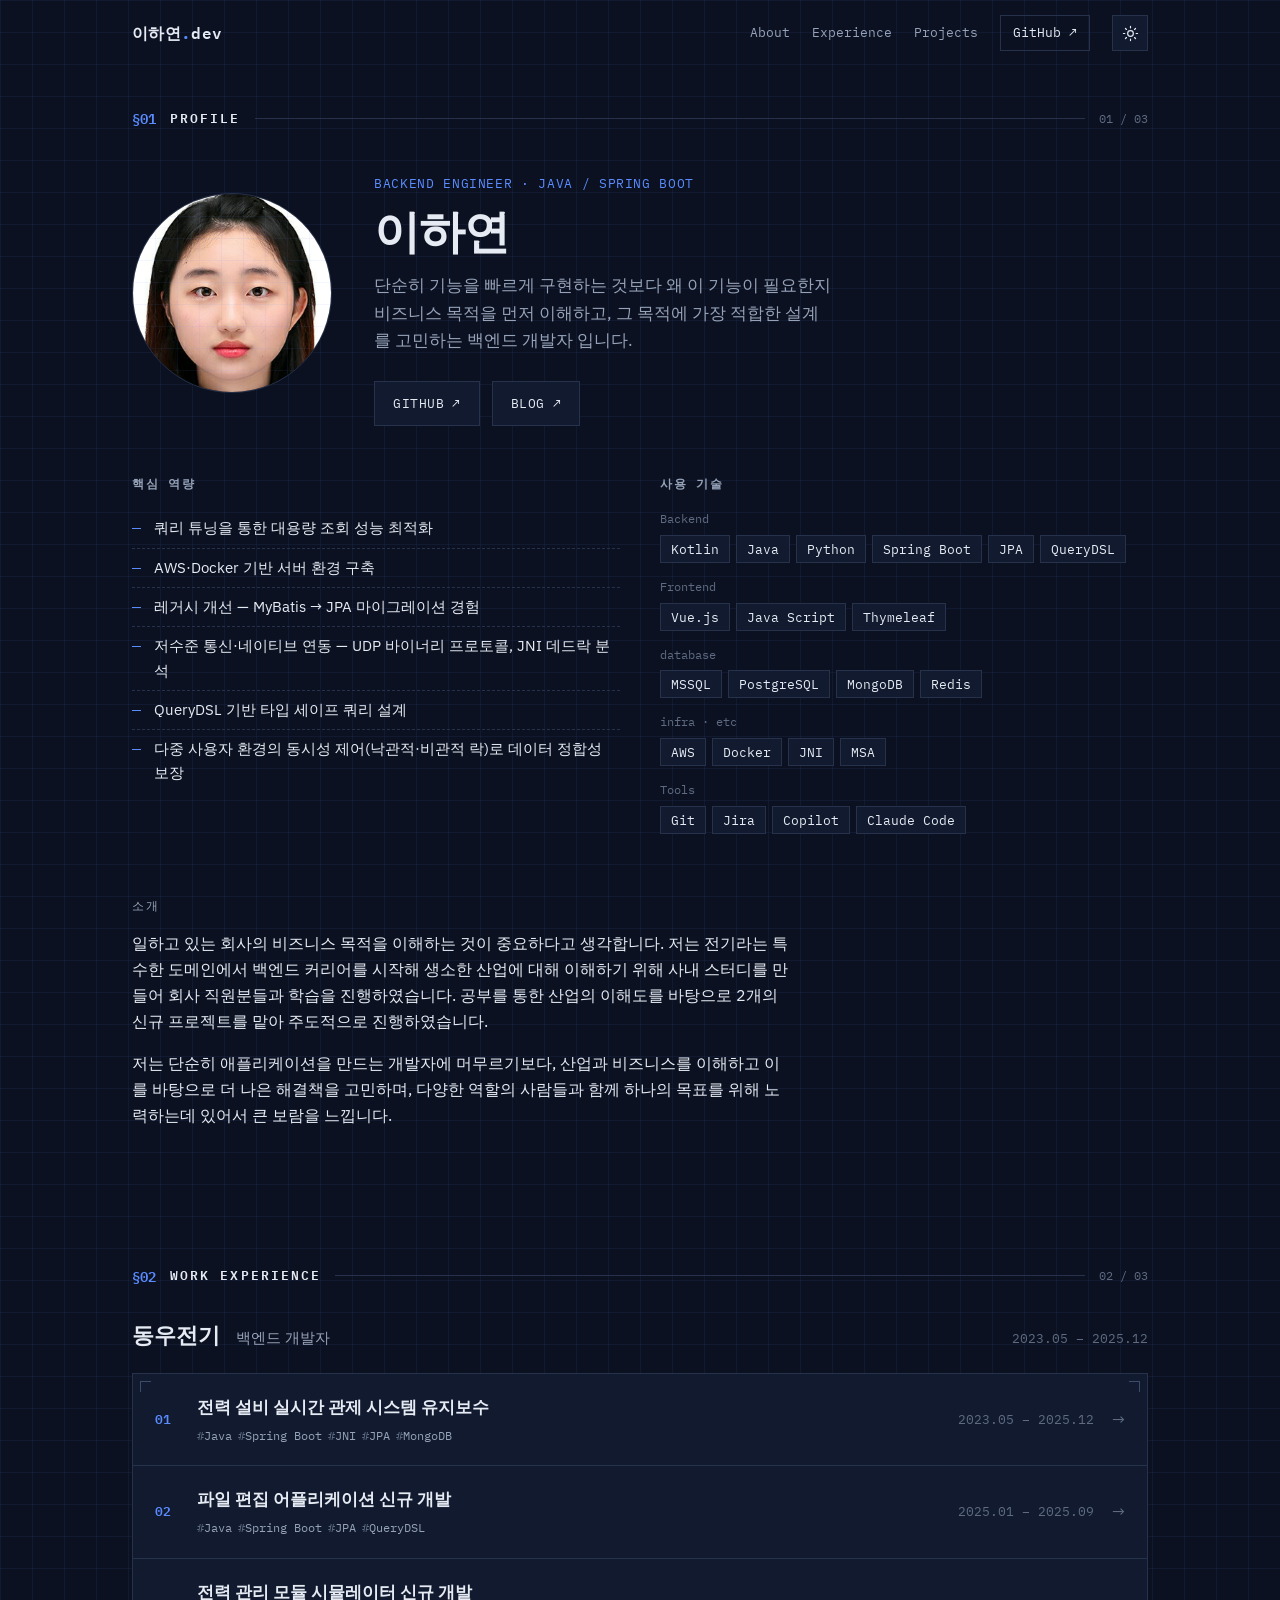
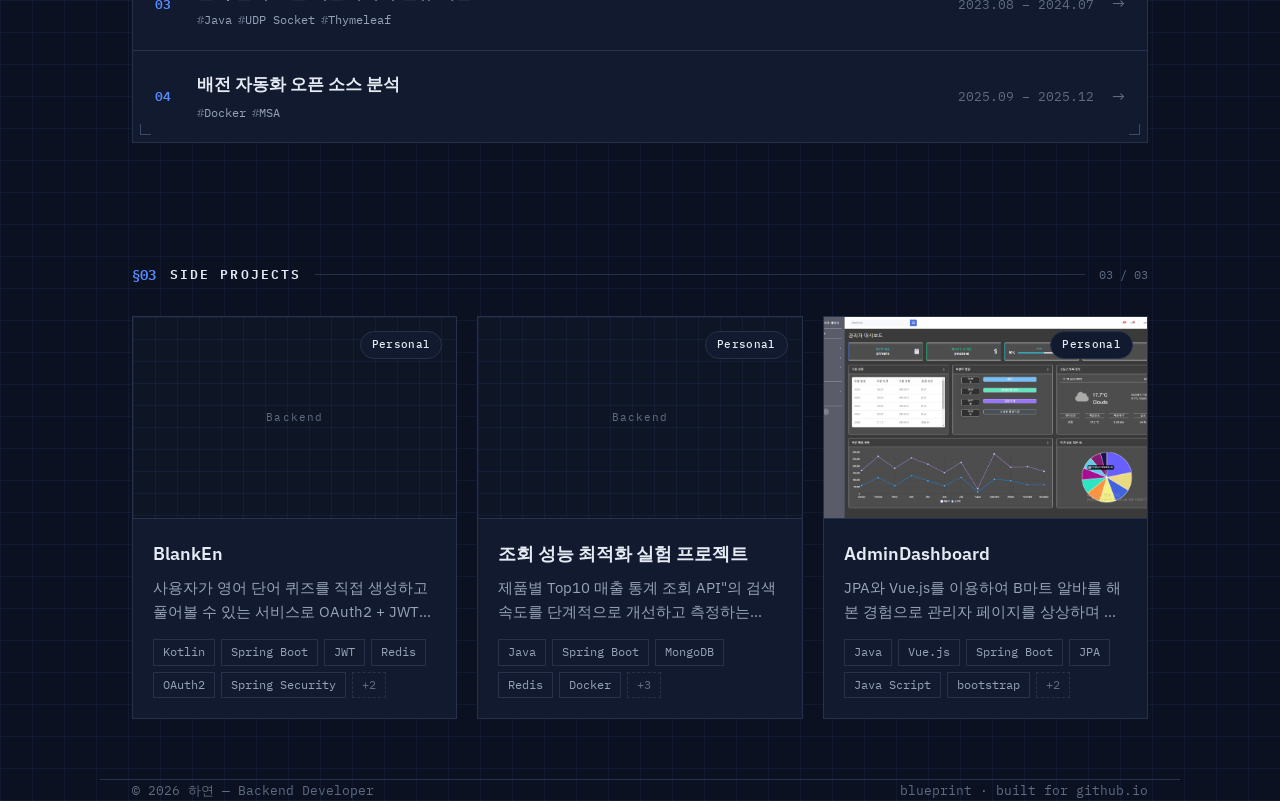
<file: index.html>
<!doctype html>
<html lang="ko" data-theme="dark">
  <head>
    <meta charset="UTF-8" />
    <meta name="viewport" content="width=device-width, initial-scale=1.0" />
    <title>하연 · 백엔드 개발자</title>
    <script>
      try {
        var t = localStorage.getItem("theme");
        document.documentElement.setAttribute(
          "data-theme",
          t === "light" ? "light" : "dark",
        );
      } catch (e) {
        document.documentElement.setAttribute("data-theme", "dark");
      }
    </script>
    <link rel="preconnect" href="https://fonts.googleapis.com" />
    <link rel="preconnect" href="https://fonts.gstatic.com" crossorigin />
    <link
      href="https://fonts.googleapis.com/css2?family=IBM+Plex+Sans:wght@400;500;600;700&family=IBM+Plex+Mono:wght@400;500;600&display=swap"
      rel="stylesheet"
    />
    <link rel="stylesheet" href="assets/css/style.css" />
  </head>
  <body>
    <header id="header">
      <div class="wrap bar">
        <a href="#top" class="mark">이하연<span class="a">.</span>dev</a>
        <nav class="top" aria-label="주요 섹션">
          <a href="#profile">About</a>
          <a href="#experience">Experience</a>
          <a href="#projects">Projects</a>
          <a
            href="https://github.com/ddogga/"
            target="_blank"
            rel="noopener"
            class="gh"
            >GitHub ↗</a
          >
          <button
            id="themeToggle"
            class="theme-btn"
            type="button"
            aria-label="다크/라이트 테마 전환"
            title="테마 전환"
          >
            <svg
              class="i-moon"
              viewBox="0 0 24 24"
              fill="none"
              stroke="currentColor"
              stroke-width="1.7"
              stroke-linecap="round"
              stroke-linejoin="round"
              aria-hidden="true"
            >
              <path d="M21 12.8A8.5 8.5 0 1 1 11.2 3a6.6 6.6 0 0 0 9.8 9.8z" />
            </svg>
            <svg
              class="i-sun"
              viewBox="0 0 24 24"
              fill="none"
              stroke="currentColor"
              stroke-width="1.7"
              stroke-linecap="round"
              stroke-linejoin="round"
              aria-hidden="true"
            >
              <circle cx="12" cy="12" r="4" />
              <path
                d="M12 2v2M12 20v2M4.9 4.9l1.4 1.4M17.7 17.7l1.4 1.4M2 12h2M20 12h2M4.9 19.1l1.4-1.4M17.7 6.3l1.4-1.4"
              />
            </svg>
          </button>
        </nav>
      </div>
    </header>

    <main id="top" class="wrap">
      <!-- §01 PROFILE -->
      <section id="profile">
        <div class="sec-head reveal">
          <span class="sec-no">§01</span><span class="sec-title">Profile</span>
          <span class="sec-rule"></span><span class="sec-meta">01 / 03</span>
        </div>

        <div class="hero-grid">
          <div class="photo crop reveal" aria-label="프로필 사진 자리">
            <img src="assets/img/profile.png" alt="하연 프로필 사진" />
          </div>
          <div class="intro reveal">
            <p class="role">BACKEND ENGINEER · JAVA / SPRING BOOT</p>
            <h1>이하연</h1>
            <p class="tag">
              단순히 기능을 빠르게 구현하는 것보다 왜 이 기능이 필요한지
              비즈니스 목적을 먼저 이해하고, 그 목적에 가장 적합한 설계를
              고민하는 백엔드 개발자 입니다.
            </p>
            <div class="links">
              <a
                class="lbtn"
                href="https://github.com/ddogga/"
                target="_blank"
                rel="noopener"
                >GITHUB <span aria-hidden="true">↗</span></a
              >
              <a
                class="lbtn"
                href="https://knockknockwho.tistory.com/"
                target="_blank"
                rel="noopener"
                >BLOG <span aria-hidden="true">↗</span></a
              >
            </div>
          </div>
        </div>

        <div class="cols reveal">
          <div class="block">
            <h2>핵심 역량</h2>
            <ul class="caps">
              <li>쿼리 튜닝을 통한 대용량 조회 성능 최적화</li>
              <li>AWS·Docker 기반 서버 환경 구축</li>
              <li>레거시 개선 — MyBatis → JPA 마이그레이션 경험</li>
              <li>
                저수준 통신·네이티브 연동 — UDP 바이너리 프로토콜, JNI 데드락
                분석
              </li>
              <li>QueryDSL 기반 타입 세이프 쿼리 설계</li>
              <li>
                다중 사용자 환경의 동시성 제어(낙관적·비관적 락)로 데이터 정합성
                보장
              </li>
            </ul>
          </div>
          <div class="block">
            <h2>사용 기술</h2>
            <div class="stack-group">
              <span class="k">Backend</span>
              <div class="v">
                <span class="tk">Kotlin</span><span class="tk">Java</span
                ><span class="tk">Python</span
                ><span class="tk">Spring Boot</span><span class="tk">JPA</span
                ><span class="tk">QueryDSL</span>
              </div>
            </div>
            <div class="stack-group">
              <span class="k">Frontend</span>
              <div class="v">
                <span class="tk">Vue.js</span>
                <span class="tk">Java Script</span>
                <span class="tk">Thymeleaf</span>
              </div>
            </div>
            <div class="stack-group">
              <span class="k">database</span>
              <div class="v">
                <span class="tk">MSSQL</span>
                <span class="tk">PostgreSQL</span><span class="tk">MongoDB</span
                ><span class="tk">Redis</span>
              </div>
            </div>
            <div class="stack-group">
              <span class="k">infra · etc</span>
              <div class="v">
                <span class="tk">AWS</span><span class="tk">Docker</span
                ><span class="tk">JNI</span><span class="tk">MSA</span>
              </div>
            </div>
            <div class="stack-group">
              <span class="k">Tools</span>
              <div class="v">
                <span class="tk">Git</span><span class="tk">Jira</span
                ><span class="tk">Copilot</span
                ><span class="tk">Claude Code</span>
              </div>
            </div>
          </div>
        </div>

        <div class="about-long reveal">
          <p class="lbl">소개</p>
          <p>
            일하고 있는 회사의 비즈니스 목적을 이해하는 것이 중요하다고
            생각합니다. 저는 전기라는 특수한 도메인에서 백엔드 커리어를 시작해
            생소한 산업에 대해 이해하기 위해 사내 스터디를 만들어 회사
            직원분들과 학습을 진행하였습니다. 공부를 통한 산업의 이해도를
            바탕으로 2개의 신규 프로젝트를 맡아 주도적으로 진행하였습니다.
          </p>
          <p>
            저는 단순히 애플리케이션을 만드는 개발자에 머무르기보다, 산업과
            비즈니스를 이해하고 이를 바탕으로 더 나은 해결책을 고민하며, 다양한
            역할의 사람들과 함께 하나의 목표를 위해 노력하는데 있어서 큰 보람을
            느낍니다.
          </p>
        </div>
      </section>

      <!-- §02 EXPERIENCE -->
      <section id="experience">
        <div class="sec-head reveal">
          <span class="sec-no">§02</span
          ><span class="sec-title">Work Experience</span>
          <span class="sec-rule"></span><span class="sec-meta">02 / 03</span>
        </div>

        <div class="company reveal">
          <span class="co-name">동우전기</span>
          <span class="co-role">백엔드 개발자</span>
          <span class="co-period">2023.05 – 2025.12</span>
        </div>

        <div class="exp-list crop reveal">
          <a
            class="exp-row"
            href="projects/substation_automation_monitoring.html"
            data-detail="experience/monitoring-maintenance.html"
          >
            <span class="exp-no">01</span>
            <div class="exp-main">
              <span class="exp-title"
                >전력 설비 실시간 관제 시스템 유지보수</span
              >
              <div class="exp-tags">
                <span>Java</span><span>Spring Boot</span><span>JNI</span
                ><span>JPA</span><span>MongoDB</span>
              </div>
            </div>
            <span class="exp-date">2023.05 – 2025.12</span>
            <span class="exp-arrow" aria-hidden="true">→</span>
          </a>
          <a
            class="exp-row"
            href="projects/file_editor_project.html"
            data-detail="experience/monitoring-maintenance.html"
          >
            <span class="exp-no">02</span>
            <div class="exp-main">
              <span class="exp-title">파일 편집 어플리케이션 신규 개발</span>
              <div class="exp-tags">
                <span>Java</span><span>Spring Boot</span><span>JPA</span
                ><span>QueryDSL</span>
              </div>
            </div>
            <span class="exp-date">2025.01 – 2025.09</span>
            <span class="exp-arrow" aria-hidden="true">→</span>
          </a>

          <a
            class="exp-row"
            href="projects/module_simulator.html"
            data-detail="experience/simulator.html"
          >
            <span class="exp-no">03</span>
            <div class="exp-main">
              <span class="exp-title">전력 관리 모듈 시뮬레이터 신규 개발</span>
              <div class="exp-tags">
                <span>Java</span><span>UDP Socket</span><span>Thymeleaf</span>
              </div>
            </div>
            <span class="exp-date">2023.08 – 2024.07</span>
            <span class="exp-arrow" aria-hidden="true">→</span>
          </a>
          <a
            class="exp-row"
            href="projects/opensource-analysis.html"
            data-detail="experience/opensource-analysis.html"
          >
            <span class="exp-no">04</span>
            <div class="exp-main">
              <span class="exp-title">배전 자동화 오픈 소스 분석</span>
              <div class="exp-tags"><span>Docker</span><span>MSA</span></div>
            </div>
            <span class="exp-date">2025.09 – 2025.12</span>
            <span class="exp-arrow" aria-hidden="true">→</span>
          </a>
        </div>
      </section>

      <!-- §03 SIDE PROJECTS -->
      <section id="projects">
        <div class="sec-head reveal">
          <span class="sec-no">§03</span
          ><span class="sec-title">Side Projects</span>
          <span class="sec-rule"></span><span class="sec-meta">03 / 03</span>
        </div>

        <div class="proj-grid">
          <a class="proj-card reveal" href="projects/blank_en.html">
            <span class="badge per">Personal</span>
            <div class="thumb"><span>Backend</span></div>
            <div
              class="proj-body"
              title="사용자가 영어 단어 퀴즈를 직접 생성하고 풀어볼 수 있는 서비스로
                OAuth2 + JWT 기반 카카오·구글 소셜 로그인을 함께 지원하는
                인증·인가 체계를 구축한 프로젝트"
            >
              <h3>BlankEn</h3>
              <p class="desc">
                사용자가 영어 단어 퀴즈를 직접 생성하고 풀어볼 수 있는 서비스로
                OAuth2 + JWT 기반 소셜 로그인을 함께 지원하는 인증·인가 체계를
                구축한 프로젝트
              </p>
              <div class="chips">
                <span class="chip">Kotlin</span
                ><span class="chip">Spring Boot</span
                ><span class="chip">JWT</span><span class="chip">Redis</span
                ><span class="chip">OAuth2</span
                ><span class="chip">Spring Security</span
                ><span class="chip more">+2</span>
              </div>
            </div>
          </a>
          <a
            class="proj-card reveal"
            href="projects/market_query_performance.html"
          >
            <span class="badge per">Personal</span>
            <div class="thumb"><span>Backend</span></div>
            <div
              class="proj-body"
              title='제품별 Top10 매출 통계 조회 API"의 검색 속도를 단계적으로 개선하고 측정하는 Spring Boot 실험 프로젝트'
            >
              <h3>조회 성능 최적화 실험 프로젝트</h3>
              <p class="desc">
                제품별 Top10 매출 통계 조회 API"의 검색 속도를 단계적으로
                개선하고 측정하는 Spring Boot 실험 프로젝트
              </p>
              <div class="chips">
                <span class="chip">Java</span
                ><span class="chip">Spring Boot</span
                ><span class="chip">MongoDB</span><span class="chip">Redis</span
                ><span class="chip">Docker</span
                ><span class="chip more">+3</span>
              </div>
            </div>
          </a>

          <a class="proj-card reveal" href="projects/admin_dashboard.html">
            <span class="badge per">Personal</span>
            <div class="thumb">
              <img src="assets/img/admin_dashboard_main.png" />
            </div>
            <div
              class="proj-body"
              title="JPA와 Vue.js를 이용하여 B마트 알바를 해본 경험으로 관리자
                페이지를 상상하며 만든 프로젝트"
            >
              <h3>AdminDashboard</h3>
              <p class="desc">
                JPA와 Vue.js를 이용하여 B마트 알바를 해본 경험으로 관리자
                페이지를 상상하며 만든 프로젝트
              </p>
              <div class="chips">
                <span class="chip">Java</span><span class="chip">Vue.js</span
                ><span class="chip">Spring Boot</span
                ><span class="chip">JPA</span
                ><span class="chip">Java Script</span
                ><span class="chip">bootstrap</span
                ><span class="chip more">+2</span>
              </div>
            </div>
          </a>
        </div>
      </section>
    </main>

    <footer class="wrap">
      <span>© 2026 하연 — Backend Developer</span>
      <span>blueprint · built for github.io</span>
    </footer>

    <script src="assets/js/main.js"></script>
  </body>
</html>
</file>
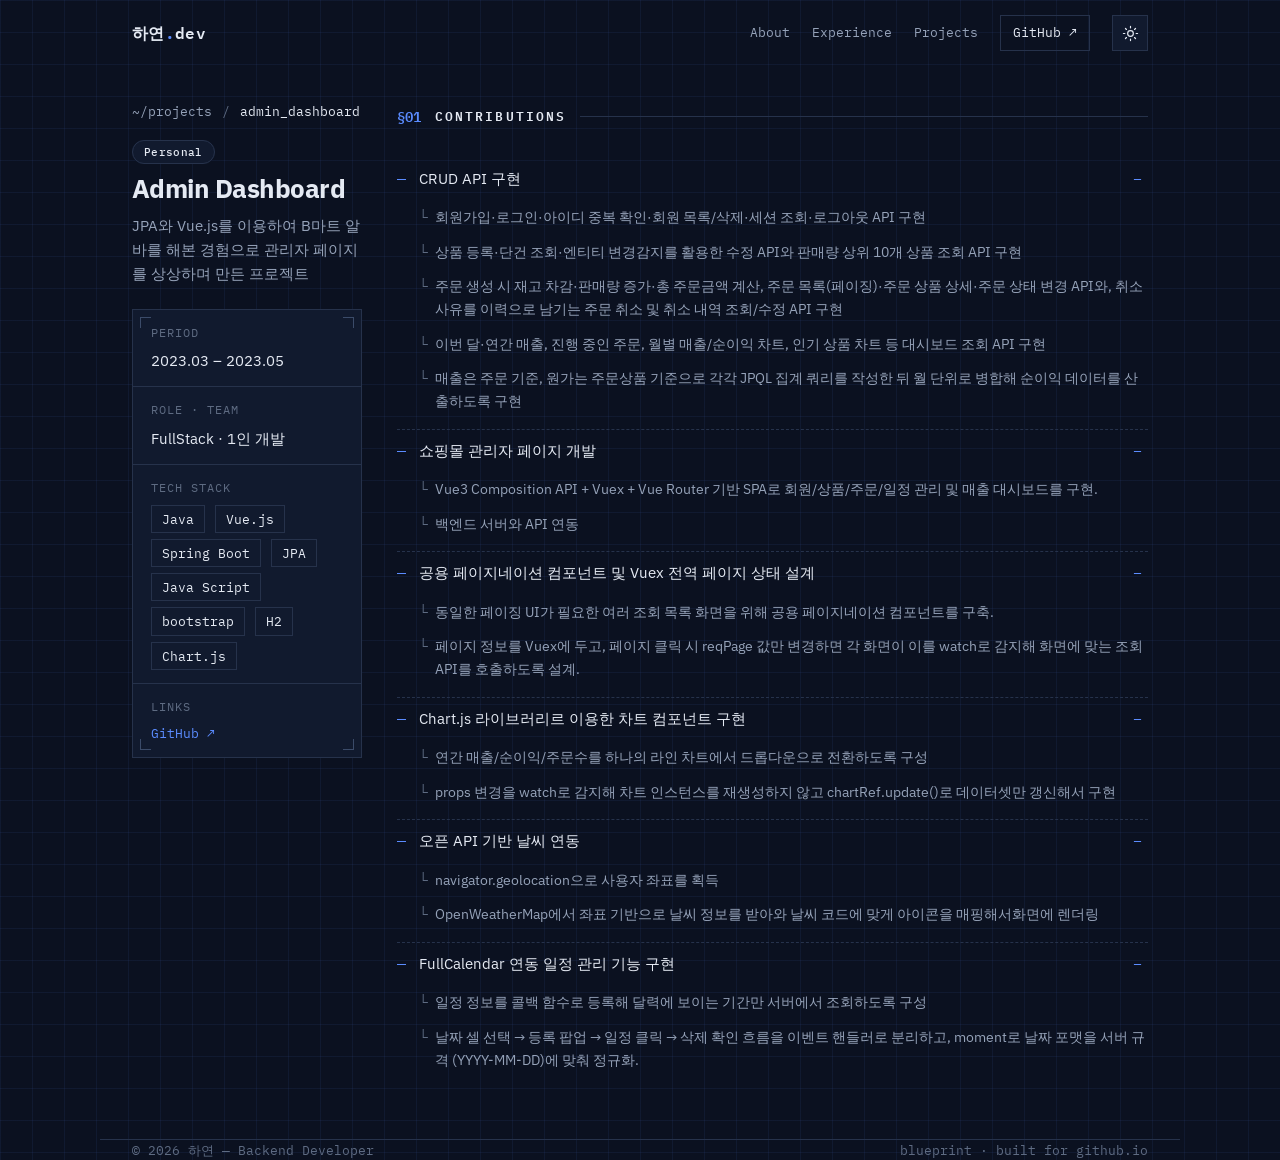
<file: projects/admin_dashboard.html>
<!doctype html>
<html lang="ko" data-theme="dark">
  <head>
    <meta charset="UTF-8" />
    <meta name="viewport" content="width=device-width, initial-scale=1.0" />
    <title>Admin Dashboard · 하연</title>
    <script>
      try {
        var t = localStorage.getItem("theme");
        document.documentElement.setAttribute(
          "data-theme",
          t === "light" ? "light" : "dark",
        );
      } catch (e) {
        document.documentElement.setAttribute("data-theme", "dark");
      }
    </script>
    <link rel="preconnect" href="https://fonts.googleapis.com" />
    <link rel="preconnect" href="https://fonts.gstatic.com" crossorigin />
    <link
      href="https://fonts.googleapis.com/css2?family=IBM+Plex+Sans:wght@400;500;600;700&family=IBM+Plex+Mono:wght@400;500;600&display=swap"
      rel="stylesheet"
    />
    <link rel="stylesheet" href="../assets/css/style.css" />
  </head>
  <body>
    <header id="header">
      <div class="wrap bar">
        <a href="../index.html#top" class="mark"
          >하연<span class="a">.</span>dev</a
        >
        <nav class="top" aria-label="주요 섹션">
          <a href="../index.html#profile">About</a>
          <a href="../index.html#experience">Experience</a>
          <a href="../index.html#projects">Projects</a>
          <a
            href="https://github.com/"
            target="_blank"
            rel="noopener"
            class="gh"
            >GitHub ↗</a
          >
          <button
            id="themeToggle"
            class="theme-btn"
            type="button"
            aria-label="다크/라이트 테마 전환"
            title="테마 전환"
          >
            <svg
              class="i-moon"
              viewBox="0 0 24 24"
              fill="none"
              stroke="currentColor"
              stroke-width="1.7"
              stroke-linecap="round"
              stroke-linejoin="round"
              aria-hidden="true"
            >
              <path d="M21 12.8A8.5 8.5 0 1 1 11.2 3a6.6 6.6 0 0 0 9.8 9.8z" />
            </svg>
            <svg
              class="i-sun"
              viewBox="0 0 24 24"
              fill="none"
              stroke="currentColor"
              stroke-width="1.7"
              stroke-linecap="round"
              stroke-linejoin="round"
              aria-hidden="true"
            >
              <circle cx="12" cy="12" r="4" />
              <path
                d="M12 2v2M12 20v2M4.9 4.9l1.4 1.4M17.7 17.7l1.4 1.4M2 12h2M20 12h2M4.9 19.1l1.4-1.4M17.7 6.3l1.4-1.4"
              />
            </svg>
          </button>
        </nav>
      </div>
    </header>

    <main class="wrap">
      <div class="detail-layout">
        <!-- LEFT: sticky project info -->
        <aside class="detail-side">
          <nav class="crumb reveal" aria-label="위치">
            <a href="../index.html#projects">~/projects</a>
            <span class="sep">/</span>
            <span class="cur">admin_dashboard</span>
          </nav>
          <span class="badge per static reveal">Personal</span>
          <h1 class="reveal" style="margin: 10px 0px">Admin Dashboard</h1>
          <p class="summary reveal">
            JPA와 Vue.js를 이용하여 B마트 알바를 해본 경험으로 관리자 페이지를
            상상하며 만든 프로젝트
          </p>

          <div class="spec crop reveal">
            <div class="srow">
              <span class="sk">Period</span>
              <span class="sv"
                ><span class="txt">2023.03 – 2023.05 </span></span
              >
            </div>
            <div class="srow">
              <span class="sk">Role · Team</span>
              <span class="sv"
                ><span class="txt">FullStack · 1인 개발 </span></span
              >
            </div>
            <div class="srow">
              <span class="sk">Tech Stack</span>
              <span class="sv">
                <span class="tk">Java</span>
                <span class="tk">Vue.js</span><span class="tk">Spring Boot</span
                ><span class="tk">JPA</span> <span class="tk">Java Script</span
                ><span class="tk">bootstrap</span><span class="tk">H2</span
                ><span class="tk">Chart.js</span>
              </span>
            </div>
            <div class="srow">
              <span class="sk">Links</span>
              <span class="sv">
                <a
                  href="https://github.com/ddogga/admin_page"
                  target="_blank"
                  rel="noopener"
                  >GitHub ↗</a
                >
              </span>
            </div>
          </div>
        </aside>

        <!-- RIGHT: scrolling content -->
        <div class="detail-main">
          <!-- §01 CONTRIBUTIONS -->
          <section id="contributions">
            <div class="sec-head reveal">
              <span class="sec-no">§01</span
              ><span class="sec-title">Contributions</span>
              <span class="sec-rule"></span>
            </div>
            <div class="caps-acc reveal">
              <details class="cap" open>
                <summary>CRUD API 구현</summary>
                <ul>
                  <li>
                    회원가입·로그인·아이디 중복 확인·회원 목록/삭제·세션
                    조회·로그아웃 API 구현
                  </li>
                  <li>
                    상품 등록·단건 조회·엔티티 변경감지를 활용한 수정 API와
                    판매량 상위 10개 상품 조회 API 구현
                  </li>
                  <li>
                    주문 생성 시 재고 차감·판매량 증가·총 주문금액 계산, 주문
                    목록(페이징)·주문 상품 상세·주문 상태 변경 API와, 취소
                    사유를 이력으로 남기는 주문 취소 및 취소 내역 조회/수정 API
                    구현
                  </li>
                  <li>
                    이번 달·연간 매출, 진행 중인 주문, 월별 매출/순이익 차트,
                    인기 상품 차트 등 대시보드 조회 API 구현
                  </li>
                  <li>
                    매출은 주문 기준, 원가는 주문상품 기준으로 각각 JPQL 집계
                    쿼리를 작성한 뒤 월 단위로 병합해 순이익 데이터를 산출하도록
                    구현
                  </li>
                </ul>
              </details>
              <details class="cap" open>
                <summary>쇼핑몰 관리자 페이지 개발</summary>
                <ul>
                  <li>
                    Vue3 Composition API + Vuex + Vue Router 기반 SPA로
                    회원/상품/주문/일정 관리 및 매출 대시보드를 구현.
                  </li>
                  <li>백엔드 서버와 API 연동</li>
                </ul>
              </details>
              <details class="cap" open>
                <summary>
                  공용 페이지네이션 컴포넌트 및 Vuex 전역 페이지 상태 설계
                </summary>
                <ul>
                  <li>
                    동일한 페이징 UI가 필요한 여러 조회 목록 화면을 위해 공용
                    페이지네이션 컴포넌트를 구축.
                  </li>
                  <li>
                    페이지 정보를 Vuex에 두고, 페이지 클릭 시 reqPage 값만
                    변경하면 각 화면이 이를 watch로 감지해 화면에 맞는 조회
                    API를 호출하도록 설계.
                  </li>
                </ul>
              </details>
              <details class="cap" open>
                <summary>
                  Chart.js 라이브러리르 이용한 차트 컴포넌트 구현
                </summary>
                <ul>
                  <li>
                    연간 매출/순이익/주문수를 하나의 라인 차트에서 드롭다운으로
                    전환하도록 구성
                  </li>
                  <li>
                    props 변경을 watch로 감지해 차트 인스턴스를 재생성하지 않고
                    chartRef.update()로 데이터셋만 갱신해서 구현
                  </li>
                </ul>
              </details>
              <details class="cap" open>
                <summary>오픈 API 기반 날씨 연동</summary>
                <ul>
                  <li>navigator.geolocation으로 사용자 좌표를 획득</li>
                  <li>
                    OpenWeatherMap에서 좌표 기반으로 날씨 정보를 받아와 날씨
                    코드에 맞게 아이콘을 매핑해서화면에 렌더링
                  </li>
                </ul>
              </details>
              <details class="cap" open>
                <summary>FullCalendar 연동 일정 관리 기능 구현</summary>
                <ul>
                  <li>
                    일정 정보를 콜백 함수로 등록해 달력에 보이는 기간만 서버에서
                    조회하도록 구성
                  </li>
                  <li>
                    날짜 셀 선택 → 등록 팝업 → 일정 클릭 → 삭제 확인 흐름을
                    이벤트 핸들러로 분리하고, moment로 날짜 포맷을 서버 규격
                    (YYYY-MM-DD)에 맞춰 정규화.
                  </li>
                </ul>
              </details>
            </div>
          </section>
        </div>
      </div>
    </main>

    <footer class="wrap">
      <span>© 2026 하연 — Backend Developer</span>
      <span>blueprint · built for github.io</span>
    </footer>

    <script src="../assets/js/main.js"></script>
  </body>
</html>
</file>
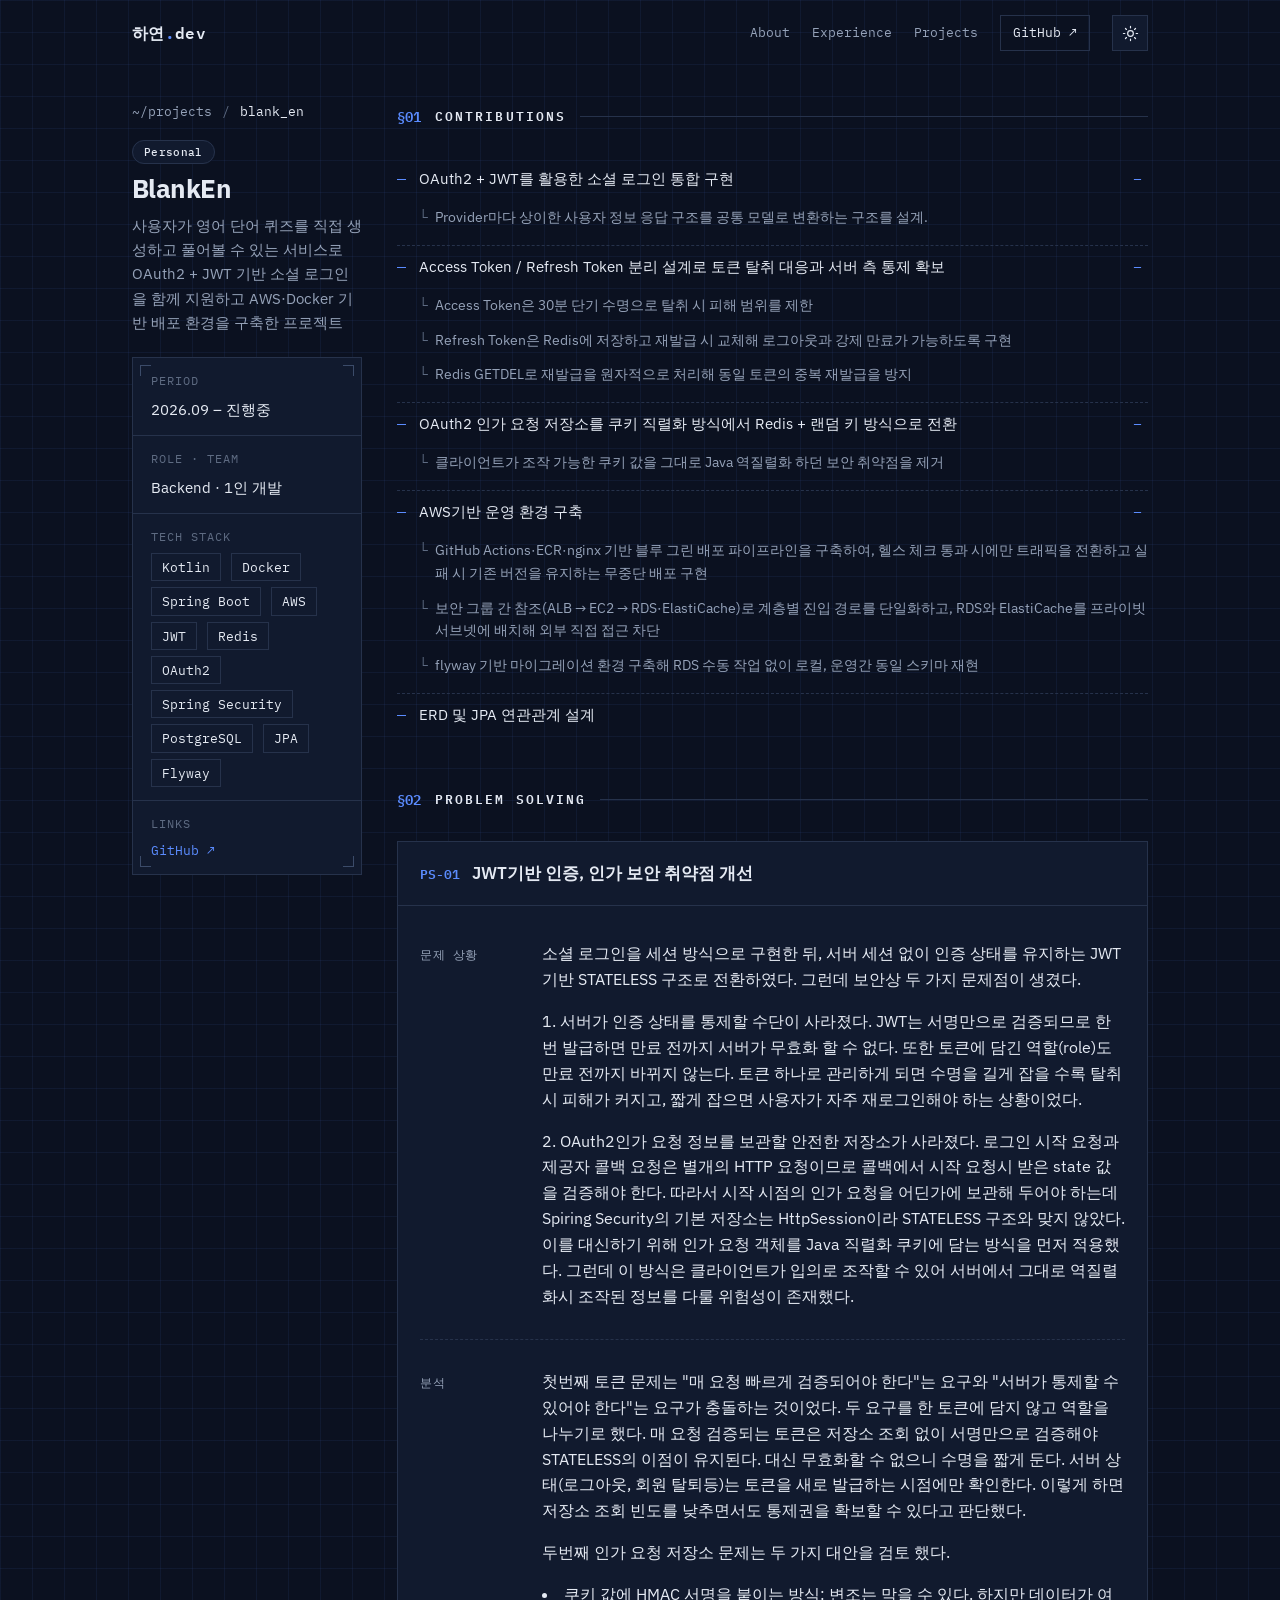
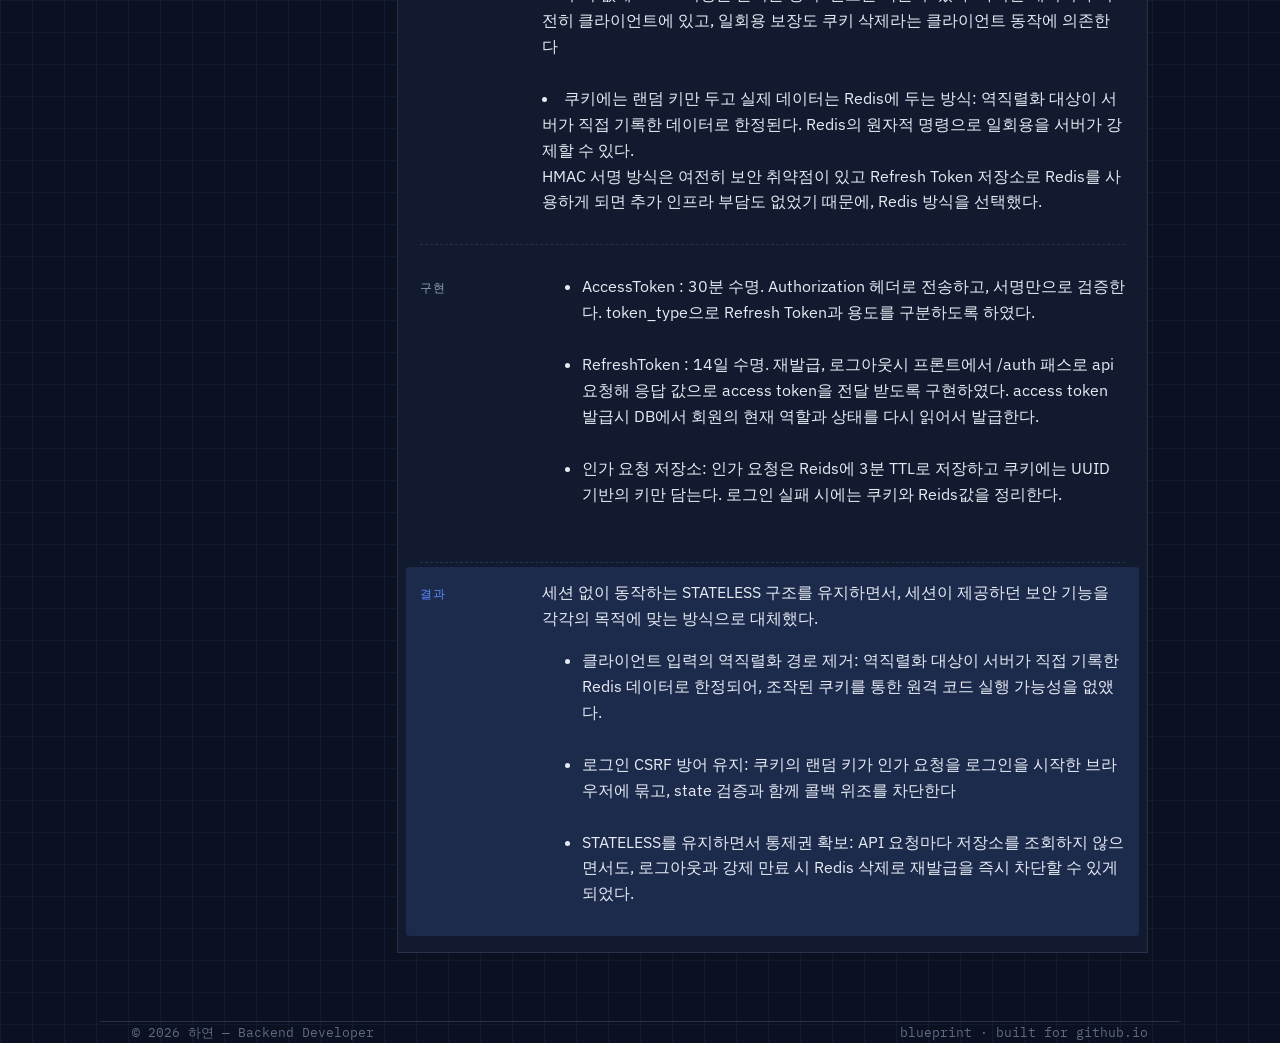
<file: projects/blank_en.html>
<!doctype html>
<html lang="ko" data-theme="dark">
  <head>
    <meta charset="UTF-8" />
    <meta name="viewport" content="width=device-width, initial-scale=1.0" />
    <title>BlankEn · 하연</title>
    <script>
      try {
        var t = localStorage.getItem("theme");
        document.documentElement.setAttribute(
          "data-theme",
          t === "light" ? "light" : "dark",
        );
      } catch (e) {
        document.documentElement.setAttribute("data-theme", "dark");
      }
    </script>
    <link rel="preconnect" href="https://fonts.googleapis.com" />
    <link rel="preconnect" href="https://fonts.gstatic.com" crossorigin />
    <link
      href="https://fonts.googleapis.com/css2?family=IBM+Plex+Sans:wght@400;500;600;700&family=IBM+Plex+Mono:wght@400;500;600&display=swap"
      rel="stylesheet"
    />
    <link rel="stylesheet" href="../assets/css/style.css" />
  </head>
  <body>
    <header id="header">
      <div class="wrap bar">
        <a href="../index.html#top" class="mark"
          >하연<span class="a">.</span>dev</a
        >
        <nav class="top" aria-label="주요 섹션">
          <a href="../index.html#profile">About</a>
          <a href="../index.html#experience">Experience</a>
          <a href="../index.html#projects">Projects</a>
          <a
            href="https://github.com/"
            target="_blank"
            rel="noopener"
            class="gh"
            >GitHub ↗</a
          >
          <button
            id="themeToggle"
            class="theme-btn"
            type="button"
            aria-label="다크/라이트 테마 전환"
            title="테마 전환"
          >
            <svg
              class="i-moon"
              viewBox="0 0 24 24"
              fill="none"
              stroke="currentColor"
              stroke-width="1.7"
              stroke-linecap="round"
              stroke-linejoin="round"
              aria-hidden="true"
            >
              <path d="M21 12.8A8.5 8.5 0 1 1 11.2 3a6.6 6.6 0 0 0 9.8 9.8z" />
            </svg>
            <svg
              class="i-sun"
              viewBox="0 0 24 24"
              fill="none"
              stroke="currentColor"
              stroke-width="1.7"
              stroke-linecap="round"
              stroke-linejoin="round"
              aria-hidden="true"
            >
              <circle cx="12" cy="12" r="4" />
              <path
                d="M12 2v2M12 20v2M4.9 4.9l1.4 1.4M17.7 17.7l1.4 1.4M2 12h2M20 12h2M4.9 19.1l1.4-1.4M17.7 6.3l1.4-1.4"
              />
            </svg>
          </button>
        </nav>
      </div>
    </header>

    <main class="wrap">
      <div class="detail-layout">
        <!-- LEFT: sticky project info -->
        <aside class="detail-side">
          <nav class="crumb reveal" aria-label="위치">
            <a href="../index.html#projects">~/projects</a>
            <span class="sep">/</span>
            <span class="cur">blank_en</span>
          </nav>
          <span class="badge per static reveal">Personal</span>
          <h1 class="reveal" style="margin: 10px 0px">BlankEn</h1>
          <p class="summary reveal">
            사용자가 영어 단어 퀴즈를 직접 생성하고 풀어볼 수 있는 서비스로
            OAuth2 + JWT 기반 소셜 로그인을 함께 지원하고 AWS·Docker 기반 배포
            환경을 구축한 프로젝트
          </p>

          <div class="spec crop reveal">
            <div class="srow">
              <span class="sk">Period</span>
              <span class="sv"><span class="txt">2026.09 – 진행중 </span></span>
            </div>
            <div class="srow">
              <span class="sk">Role · Team</span>
              <span class="sv"
                ><span class="txt">Backend · 1인 개발 </span></span
              >
            </div>
            <div class="srow">
              <span class="sk">Tech Stack</span>
              <span class="sv">
                <span class="tk">Kotlin</span><span class="tk">Docker</span>
                <span class="tk">Spring Boot</span><span class="tk">AWS</span
                ><span class="tk">JWT</span><span class="tk">Redis</span>
                <span class="tk">OAuth2</span
                ><span class="tk">Spring Security</span
                ><span class="tk">PostgreSQL</span><span class="tk">JPA</span
                ><span class="tk">Flyway</span>
              </span>
            </div>
            <div class="srow">
              <span class="sk">Links</span>
              <span class="sv">
                <a
                  href="https://github.com/ddogga/blanken_server_v2"
                  target="_blank"
                  rel="noopener"
                  >GitHub ↗</a
                >
              </span>
            </div>
          </div>
        </aside>

        <!-- RIGHT: scrolling content -->
        <div class="detail-main">
          <!-- §01 CONTRIBUTIONS -->
          <section id="contributions">
            <div class="sec-head reveal">
              <span class="sec-no">§01</span
              ><span class="sec-title">Contributions</span>
              <span class="sec-rule"></span>
            </div>
            <div class="caps-acc reveal">
              <details class="cap" open>
                <summary>OAuth2 + JWT를 활용한 소셜 로그인 통합 구현</summary>
                <ul>
                  <li>
                    Provider마다 상이한 사용자 정보 응답 구조를 공통 모델로
                    변환하는 구조를 설계.
                  </li>
                </ul>
              </details>
              <details class="cap" open>
                <summary>
                  Access Token / Refresh Token 분리 설계로 토큰 탈취 대응과 서버
                  측 통제 확보
                </summary>
                <ul>
                  <li>
                    Access Token은 30분 단기 수명으로 탈취 시 피해 범위를 제한
                  </li>
                  <li>
                    Refresh Token은 Redis에 저장하고 재발급 시 교체해 로그아웃과
                    강제 만료가 가능하도록 구현
                  </li>
                  <li>
                    Redis GETDEL로 재발급을 원자적으로 처리해 동일 토큰의 중복
                    재발급을 방지
                  </li>
                </ul>
              </details>
              <details class="cap" open>
                <summary>
                  OAuth2 인가 요청 저장소를 쿠키 직렬화 방식에서 Redis + 랜덤 키
                  방식으로 전환
                </summary>
                <ul>
                  <li>
                    클라이언트가 조작 가능한 쿠키 값을 그대로 Java 역질렬화 하던
                    보안 취약점을 제거
                  </li>
                </ul>
              </details>
              <details class="cap" open>
                <summary>AWS기반 운영 환경 구축</summary>
                <ul>
                  <li>
                    GitHub Actions·ECR·nginx 기반 블루 그린 배포 파이프라인을
                    구축하여, 헬스 체크 통과 시에만 트래픽을 전환하고 실패 시
                    기존 버전을 유지하는 무중단 배포 구현
                  </li>
                  <li>
                    보안 그룹 간 참조(ALB → EC2 → RDS·ElastiCache)로 계층별 진입
                    경로를 단일화하고, RDS와 ElastiCache를 프라이빗 서브넷에
                    배치해 외부 직접 접근 차단
                  </li>
                  <li>
                    flyway 기반 마이그레이션 환경 구축해 RDS 수동 작업 없이
                    로컬, 운영간 동일 스키마 재현
                  </li>
                </ul>
              </details>
              <p class="cap plain">ERD 및 JPA 연관관계 설계</p>
            </div>
          </section>

          <!-- §02 PROBLEM SOLVING -->
          <section id="problem-solving">
            <div class="sec-head reveal">
              <span class="sec-no">§02</span
              ><span class="sec-title">Problem Solving</span>
              <span class="sec-rule"></span>
            </div>

            <article class="ps-case reveal">
              <div class="ps-head">
                <span class="ps-no">PS-01</span
                ><span class="ps-title"
                  >JWT기반 인증, 인가 보안 취약점 개선</span
                >
              </div>
              <div class="ps-body">
                <div class="ps-row">
                  <span class="ps-label">문제 상황</span
                  ><span class="ps-text">
                    <p>
                      소셜 로그인을 세션 방식으로 구현한 뒤, 서버 세션 없이 인증
                      상태를 유지하는 JWT 기반 STATELESS 구조로 전환하였다.
                      그런데 보안상 두 가지 문제점이 생겼다.
                    </p>

                    <p>
                      1. 서버가 인증 상태를 통제할 수단이 사라졌다. JWT는
                      서명만으로 검증되므로 한 번 발급하면 만료 전까지 서버가
                      무효화 할 수 없다. 또한 토큰에 담긴 역할(role)도 만료
                      전까지 바뀌지 않는다. 토큰 하나로 관리하게 되면 수명을
                      길게 잡을 수록 탈취 시 피해가 커지고, 짧게 잡으면 사용자가
                      자주 재로그인해야 하는 상황이었다.
                    </p>

                    <p>
                      2. OAuth2인가 요청 정보를 보관할 안전한 저장소가 사라졌다.
                      로그인 시작 요청과 제공자 콜백 요청은 별개의 HTTP
                      요청이므로 콜백에서 시작 요청시 받은 state 값을 검증해야
                      한다. 따라서 시작 시점의 인가 요청을 어딘가에 보관해
                      두어야 하는데 Spiring Security의 기본 저장소는
                      HttpSession이라 STATELESS 구조와 맞지 않았다. 이를
                      대신하기 위해 인가 요청 객체를 Java 직렬화 쿠키에 담는
                      방식을 먼저 적용했다. 그런데 이 방식은 클라이언트가 입의로
                      조작할 수 있어 서버에서 그대로 역질렬화시 조작된 정보를
                      다룰 위험성이 존재했다.
                    </p>
                  </span>
                </div>
                <div class="ps-row">
                  <span class="ps-label">분석</span
                  ><span class="ps-text">
                    <p>
                      첫번째 토큰 문제는 "매 요청 빠르게 검증되어야 한다"는
                      요구와 "서버가 통제할 수 있어야 한다"는 요구가 충돌하는
                      것이었다. 두 요구를 한 토큰에 담지 않고 역할을 나누기로
                      했다. 매 요청 검증되는 토큰은 저장소 조회 없이 서명만으로
                      검증해야 STATELESS의 이점이 유지된다. 대신 무효화할 수
                      없으니 수명을 짧게 둔다. 서버 상태(로그아웃, 회원
                      탈퇴등)는 토큰을 새로 발급하는 시점에만 확인한다. 이렇게
                      하면 저장소 조회 빈도를 낮추면서도 통제권을 확보할 수
                      있다고 판단했다.
                    </p>
                    <p>
                      두번째 인가 요청 저장소 문제는 두 가지 대안을 검토 했다.
                      <ui>
                        <li>
                          쿠키 값에 HMAC 서명을 붙이는 방식: 변조는 막을 수
                          있다. 하지만 데이터가 여전히 클라이언트에 있고, 일회용
                          보장도 쿠키 삭제라는 클라이언트 동작에 의존한다
                        </li>
                        <br />
                        <li>
                          쿠키에는 랜덤 키만 두고 실제 데이터는 Redis에 두는
                          방식: 역직렬화 대상이 서버가 직접 기록한 데이터로
                          한정된다. Redis의 원자적 명령으로 일회용을 서버가
                          강제할 수 있다.
                        </li>
                      </ui>
                      HMAC 서명 방식은 여전히 보안 취약점이 있고 Refresh Token
                      저장소로 Redis를 사용하게 되면 추가 인프라 부담도 없었기
                      때문에, Redis 방식을 선택했다.
                    </p>
                  </span>
                </div>
                <div class="ps-row">
                  <span class="ps-label">구현</span
                  ><span class="ps-text">
                    <ul>
                      <li>
                        AccessToken : 30분 수명. Authorization 헤더로 전송하고,
                        서명만으로 검증한다. token_type으로 Refresh Token과
                        용도를 구분하도록 하였다.
                      </li>
                      <br />
                      <li>
                        RefreshToken : 14일 수명. 재발급, 로그아웃시 프론트에서
                        /auth 패스로 api 요청해 응답 값으로 access token을 전달
                        받도록 구현하였다. access token 발급시 DB에서 회원의
                        현재 역할과 상태를 다시 읽어서 발급한다.
                      </li>
                      <br />
                      <li>
                        인가 요청 저장소: 인가 요청은 Reids에 3분 TTL로 저장하고
                        쿠키에는 UUID 기반의 키만 담는다. 로그인 실패 시에는
                        쿠키와 Reids값을 정리한다.
                      </li>
                      <br />
                    </ul>
                  </span>
                </div>
                <div class="ps-row lesson">
                  <span class="ps-label">결과</span
                  ><span class="ps-text"
                    >세션 없이 동작하는 STATELESS 구조를 유지하면서, 세션이
                    제공하던 보안 기능을 각각의 목적에 맞는 방식으로 대체했다.
                    <ul>
                      <li>
                        클라이언트 입력의 역직렬화 경로 제거: 역직렬화 대상이
                        서버가 직접 기록한 Redis 데이터로 한정되어, 조작된
                        쿠키를 통한 원격 코드 실행 가능성을 없앴다.
                      </li>
                      <br />
                      <li>
                        로그인 CSRF 방어 유지: 쿠키의 랜덤 키가 인가 요청을
                        로그인을 시작한 브라우저에 묶고, state 검증과 함께 콜백
                        위조를 차단한다
                      </li>
                      <br />
                      <li>
                        STATELESS를 유지하면서 통제권 확보: API 요청마다
                        저장소를 조회하지 않으면서도, 로그아웃과 강제 만료 시
                        Redis 삭제로 재발급을 즉시 차단할 수 있게 되었다.
                      </li>
                    </ul>
                  </span>
                </div>
              </div>
            </article>
          </section>
        </div>
      </div>
    </main>

    <footer class="wrap">
      <span>© 2026 하연 — Backend Developer</span>
      <span>blueprint · built for github.io</span>
    </footer>

    <script src="../assets/js/main.js"></script>
  </body>
</html>
</file>
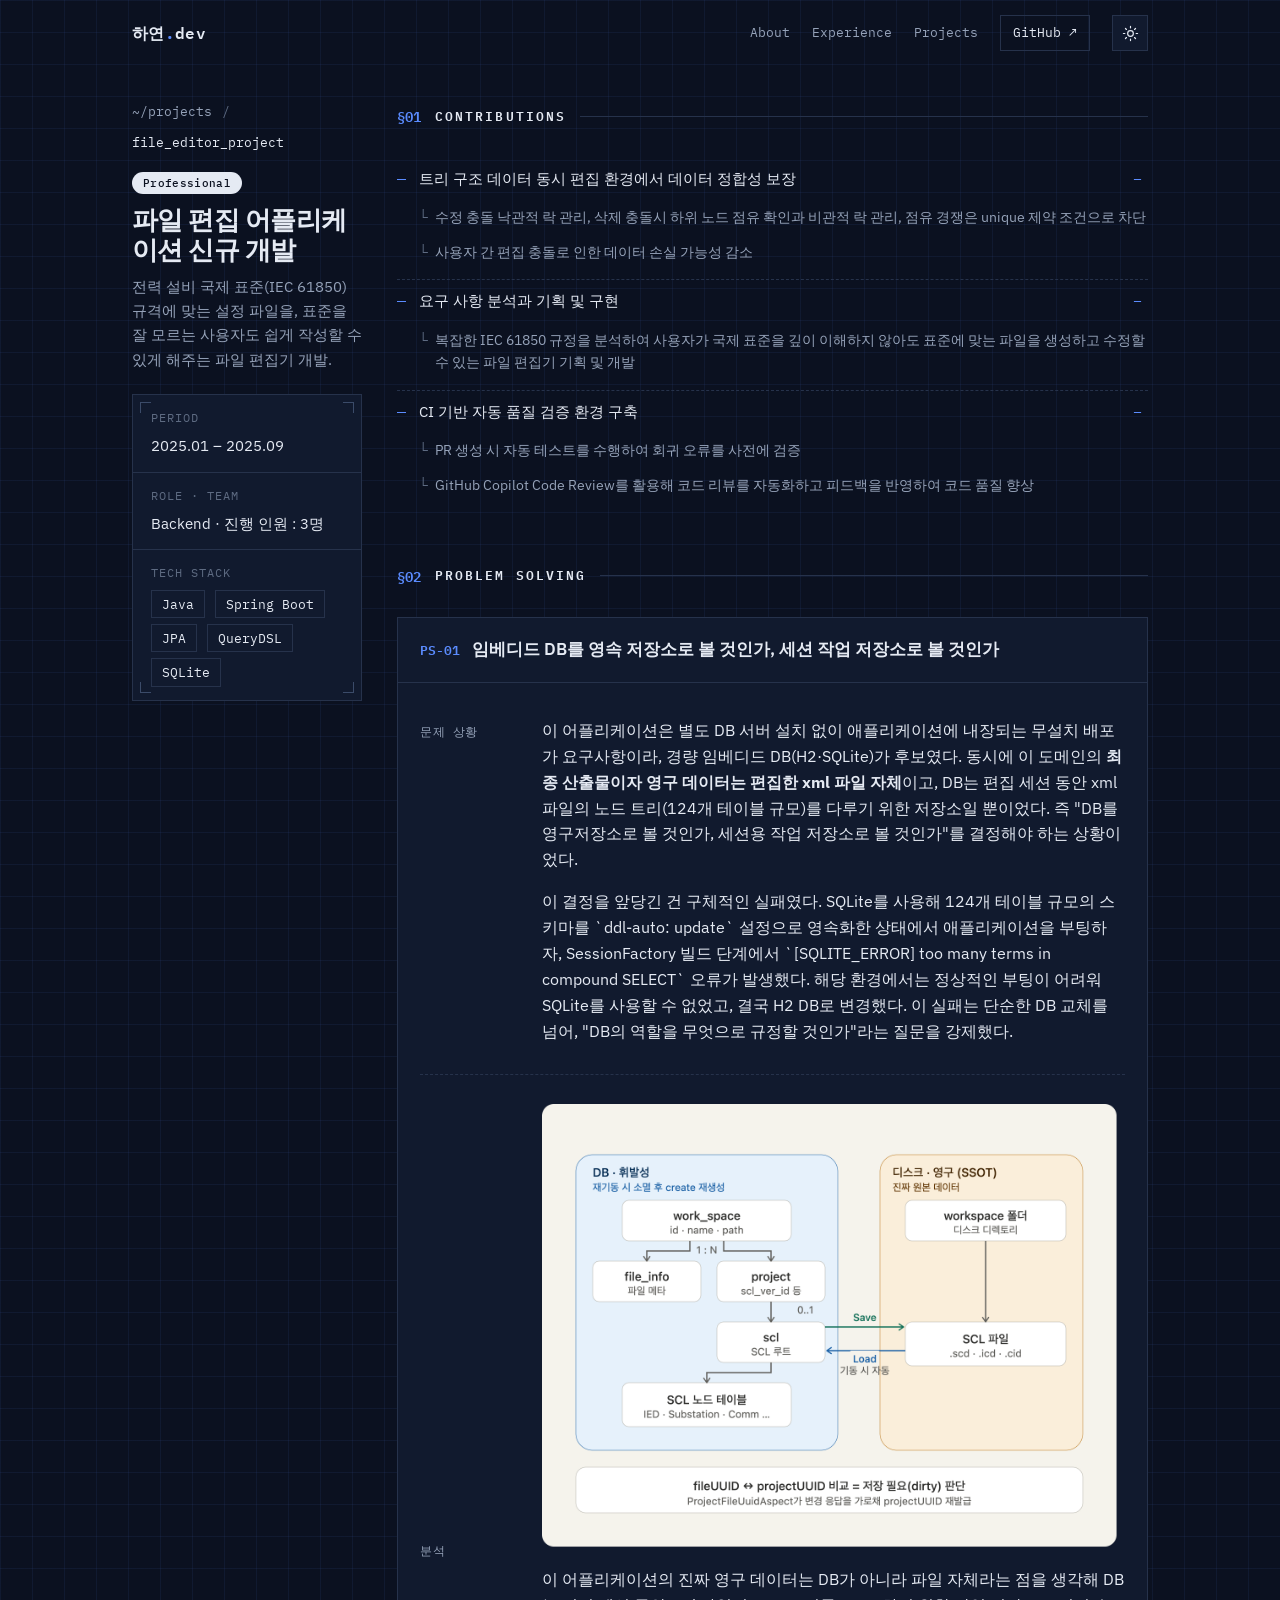
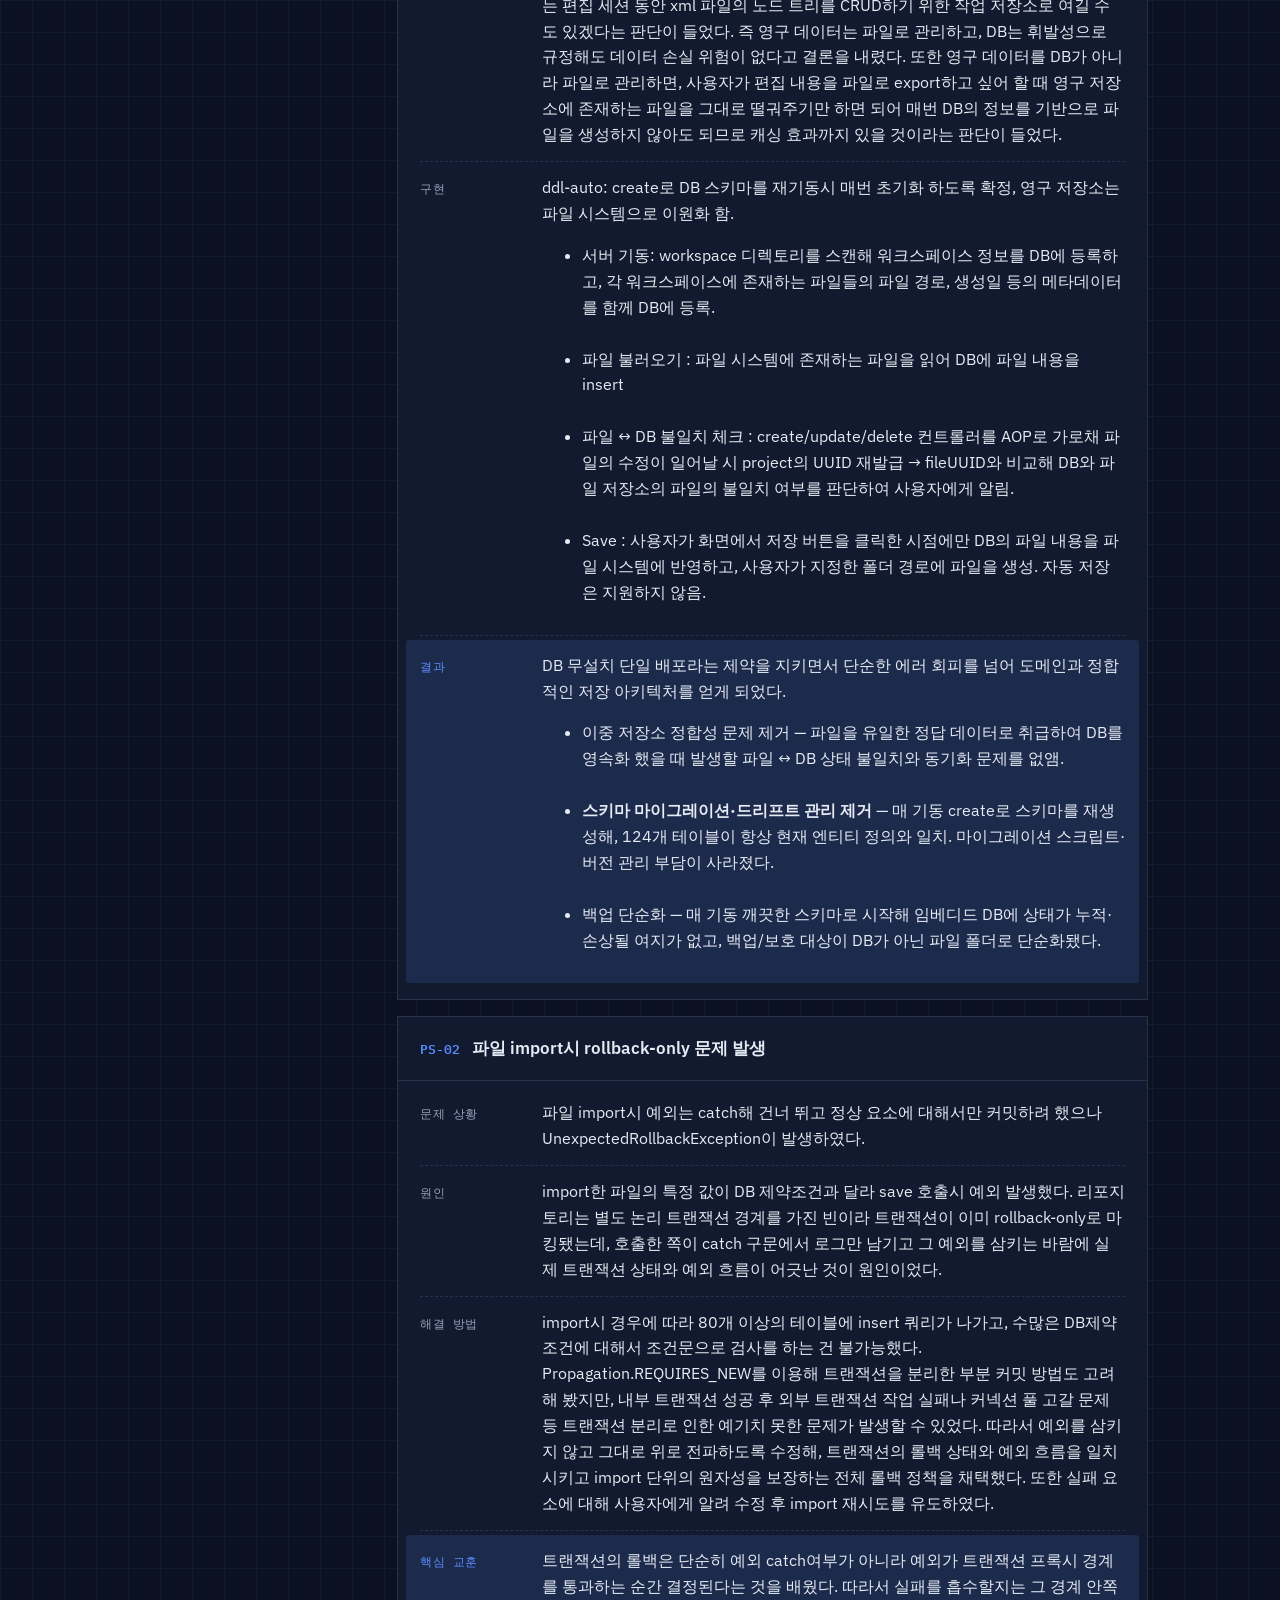
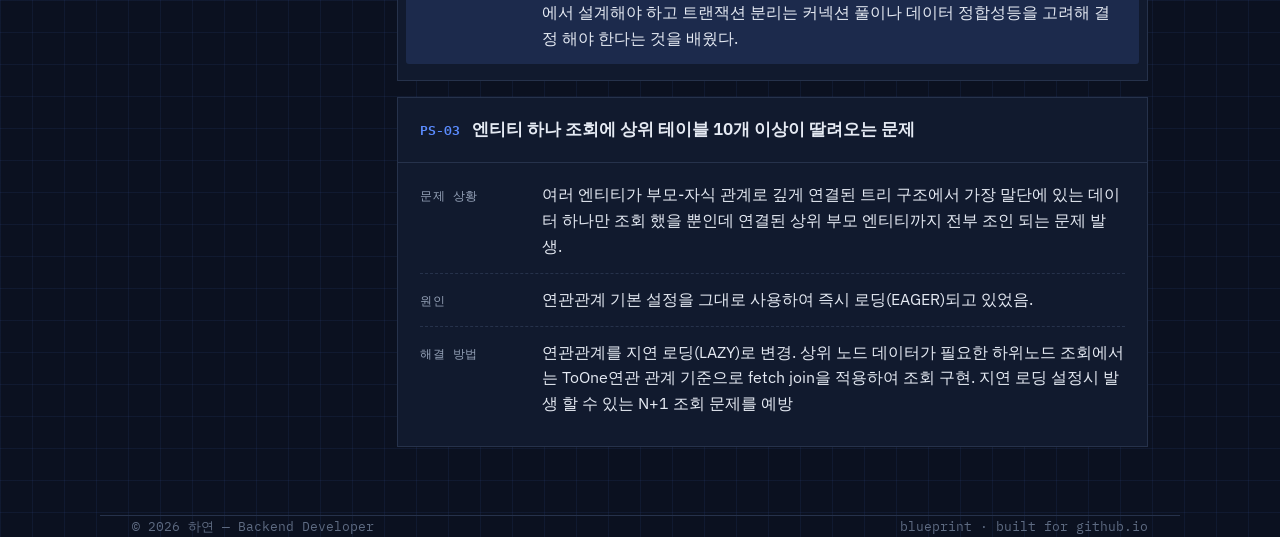
<file: projects/file_editor_project.html>
<!doctype html>
<html lang="ko" data-theme="dark">
  <head>
    <meta charset="UTF-8" />
    <meta name="viewport" content="width=device-width, initial-scale=1.0" />
    <title>파일 편집 어플리케이션· 하연</title>
    <script>
      try {
        var t = localStorage.getItem("theme");
        document.documentElement.setAttribute(
          "data-theme",
          t === "light" ? "light" : "dark",
        );
      } catch (e) {
        document.documentElement.setAttribute("data-theme", "dark");
      }
    </script>
    <link rel="preconnect" href="https://fonts.googleapis.com" />
    <link rel="preconnect" href="https://fonts.gstatic.com" crossorigin />
    <link
      href="https://fonts.googleapis.com/css2?family=IBM+Plex+Sans:wght@400;500;600;700&family=IBM+Plex+Mono:wght@400;500;600&display=swap"
      rel="stylesheet"
    />
    <link rel="stylesheet" href="../assets/css/style.css" />
  </head>
  <body>
    <header id="header">
      <div class="wrap bar">
        <a href="../index.html#top" class="mark"
          >하연<span class="a">.</span>dev</a
        >
        <nav class="top" aria-label="주요 섹션">
          <a href="../index.html#profile">About</a>
          <a href="../index.html#experience">Experience</a>
          <a href="../index.html#projects">Projects</a>
          <a
            href="https://github.com/"
            target="_blank"
            rel="noopener"
            class="gh"
            >GitHub ↗</a
          >
          <button
            id="themeToggle"
            class="theme-btn"
            type="button"
            aria-label="다크/라이트 테마 전환"
            title="테마 전환"
          >
            <svg
              class="i-moon"
              viewBox="0 0 24 24"
              fill="none"
              stroke="currentColor"
              stroke-width="1.7"
              stroke-linecap="round"
              stroke-linejoin="round"
              aria-hidden="true"
            >
              <path d="M21 12.8A8.5 8.5 0 1 1 11.2 3a6.6 6.6 0 0 0 9.8 9.8z" />
            </svg>
            <svg
              class="i-sun"
              viewBox="0 0 24 24"
              fill="none"
              stroke="currentColor"
              stroke-width="1.7"
              stroke-linecap="round"
              stroke-linejoin="round"
              aria-hidden="true"
            >
              <circle cx="12" cy="12" r="4" />
              <path
                d="M12 2v2M12 20v2M4.9 4.9l1.4 1.4M17.7 17.7l1.4 1.4M2 12h2M20 12h2M4.9 19.1l1.4-1.4M17.7 6.3l1.4-1.4"
              />
            </svg>
          </button>
        </nav>
      </div>
    </header>

    <main class="wrap">
      <div class="detail-layout">
        <!-- LEFT: sticky project info -->
        <aside class="detail-side">
          <nav class="crumb reveal" aria-label="위치">
            <a href="../index.html#projects">~/projects</a>
            <span class="sep">/</span>
            <span class="cur">file_editor_project</span>
          </nav>
          <span class="badge pro static reveal">Professional</span>
          <h1 class="reveal" style="margin: 10px 0px">
            파일 편집 어플리케이션 신규 개발
          </h1>
          <p class="summary reveal">
            전력 설비 국제 표준(IEC 61850) 규격에 맞는 설정 파일을, 표준을 잘
            모르는 사용자도 쉽게 작성할 수 있게 해주는 파일 편집기 개발.
          </p>

          <div class="spec crop reveal">
            <div class="srow">
              <span class="sk">Period</span>
              <span class="sv"
                ><span class="txt">2025.01 – 2025.09 </span></span
              >
            </div>
            <div class="srow">
              <span class="sk">Role · Team</span>
              <span class="sv"
                ><span class="txt">Backend · 진행 인원 : 3명 </span></span
              >
            </div>
            <div class="srow">
              <span class="sk">Tech Stack</span>
              <span class="sv">
                <span class="tk">Java</span>
                <span class="tk">Spring Boot</span><span class="tk">JPA</span
                ><span class="tk">QueryDSL</span>
                <span class="tk">SQLite</span>
              </span>
            </div>
          </div>
        </aside>

        <!-- RIGHT: scrolling content -->
        <div class="detail-main">
          <!-- §01 CONTRIBUTIONS -->
          <section id="contributions">
            <div class="sec-head reveal">
              <span class="sec-no">§01</span
              ><span class="sec-title">Contributions</span>
              <span class="sec-rule"></span>
            </div>
            <div class="caps-acc reveal">
              <details class="cap" open>
                <summary>
                  트리 구조 데이터 동시 편집 환경에서 데이터 정합성 보장
                </summary>
                <ul>
                  <li>
                    수정 충돌 낙관적 락 관리, 삭제 충돌시 하위 노드 점유 확인과
                    비관적 락 관리, 점유 경쟁은 unique 제약 조건으로 차단
                  </li>
                  <li>사용자 간 편집 충돌로 인한 데이터 손실 가능성 감소</li>
                </ul>
              </details>
              <details class="cap" open>
                <summary>요구 사항 분석과 기획 및 구현</summary>
                <ul>
                  <li>
                    복잡한 IEC 61850 규정을 분석하여 사용자가 국제 표준을 깊이
                    이해하지 않아도 표준에 맞는 파일을 생성하고 수정할수 있는
                    파일 편집기 기획 및 개발
                  </li>
                </ul>
              </details>
              <details class="cap" open>
                <summary>CI 기반 자동 품질 검증 환경 구축</summary>
                <ul>
                  <li>
                    PR 생성 시 자동 테스트를 수행하여 회귀 오류를 사전에 검증
                  </li>
                  <li>
                    GitHub Copilot Code Review를 활용해 코드 리뷰를 자동화하고
                    피드백을 반영하여 코드 품질 향상
                  </li>
                </ul>
              </details>
            </div>
          </section>

          <!-- §02 PROBLEM SOLVING -->
          <section id="problem-solving">
            <div class="sec-head reveal">
              <span class="sec-no">§02</span
              ><span class="sec-title">Problem Solving</span>
              <span class="sec-rule"></span>
            </div>

            <article class="ps-case reveal">
              <div class="ps-head">
                <span class="ps-no">PS-01</span
                ><span class="ps-title"
                  >임베디드 DB를 영속 저장소로 볼 것인가, 세션 작업 저장소로 볼
                  것인가</span
                >
              </div>
              <div class="ps-body">
                <div class="ps-row">
                  <span class="ps-label">문제 상황</span
                  ><span class="ps-text">
                    <p>
                      이 어플리케이션은 별도 DB 서버 설치 없이 애플리케이션에
                      내장되는 무설치 배포가 요구사항이라, 경량 임베디드
                      DB(H2·SQLite)가 후보였다. 동시에 이 도메인의
                      <strong
                        >최종 산출물이자 영구 데이터는 편집한 xml 파일
                        자체</strong
                      >이고, DB는 편집 세션 동안 xml 파일의 노드 트리(124개
                      테이블 규모)를 다루기 위한 저장소일 뿐이었다. 즉 "DB를
                      영구저장소로 볼 것인가, 세션용 작업 저장소로 볼 것인가"를
                      결정해야 하는 상황이었다.
                    </p>

                    <p>
                      이 결정을 앞당긴 건 구체적인 실패였다. SQLite를 사용해
                      124개 테이블 규모의 스키마를 `ddl-auto: update` 설정으로
                      영속화한 상태에서 애플리케이션을 부팅하자, SessionFactory
                      빌드 단계에서 `[SQLITE_ERROR] too many terms in compound
                      SELECT` 오류가 발생했다. 해당 환경에서는 정상적인 부팅이
                      어려워 SQLite를 사용할 수 없었고, 결국 H2 DB로 변경했다.
                      이 실패는 단순한 DB 교체를 넘어, "DB의 역할을 무엇으로
                      규정할 것인가"라는 질문을 강제했다.
                    </p>
                  </span>
                </div>
                <div class="ps-row">
                  <span class="ps-label">분석</span
                  ><span class="ps-text">
                    <div class="ps-figure">
                      <img
                        src="../assets/img/db_disk_sync_architecture.png"
                        alt="파일 시스템을 영구 저장소로, 임베디드 DB를 편집 세션용 작업 저장소로 이원화한 아키텍처 구성도"
                      />
                    </div>
                    이 어플리케이션의 진짜 영구 데이터는 DB가 아니라 파일
                    자체라는 점을 생각해 DB는 편집 세션 동안 xml 파일의 노드
                    트리를 CRUD하기 위한 작업 저장소로 여길 수도 있겠다는 판단이
                    들었다. 즉 영구 데이터는 파일로 관리하고, DB는 휘발성으로
                    규정해도 데이터 손실 위험이 없다고 결론을 내렸다. 또한 영구
                    데이터를 DB가 아니라 파일로 관리하면, 사용자가 편집 내용을
                    파일로 export하고 싶어 할 때 영구 저장소에 존재하는 파일을
                    그대로 떨궈주기만 하면 되어 매번 DB의 정보를 기반으로 파일을
                    생성하지 않아도 되므로 캐싱 효과까지 있을 것이라는 판단이
                    들었다.</span
                  >
                </div>
                <div class="ps-row">
                  <span class="ps-label">구현</span
                  ><span class="ps-text"
                    >ddl-auto: create로 DB 스키마를 재기동시 매번 초기화 하도록
                    확정, 영구 저장소는 파일 시스템으로 이원화 함.
                    <ul>
                      <li>
                        서버 기동: workspace 디렉토리를 스캔해 워크스페이스
                        정보를 DB에 등록하고, 각 워크스페이스에 존재하는
                        파일들의 파일 경로, 생성일 등의 메타데이터를 함께 DB에
                        등록.
                      </li>
                      <br />
                      <li>
                        파일 불러오기 : 파일 시스템에 존재하는 파일을 읽어 DB에
                        파일 내용을 insert
                      </li>
                      <br />
                      <li>
                        파일 ↔ DB 불일치 체크 : create/update/delete 컨트롤러를
                        AOP로 가로채 파일의 수정이 일어날 시 project의 UUID
                        재발급 → fileUUID와 비교해 DB와 파일 저장소의 파일의
                        불일치 여부를 판단하여 사용자에게 알림.
                      </li>
                      <br />
                      <li>
                        Save : 사용자가 화면에서 저장 버튼을 클릭한 시점에만
                        DB의 파일 내용을 파일 시스템에 반영하고, 사용자가 지정한
                        폴더 경로에 파일을 생성. 자동 저장은 지원하지 않음.
                      </li>
                    </ul>
                  </span>
                </div>
                <div class="ps-row lesson">
                  <span class="ps-label">결과</span
                  ><span class="ps-text"
                    >DB 무설치 단일 배포라는 제약을 지키면서 단순한 에러 회피를
                    넘어 도메인과 정합적인 저장 아키텍처를 얻게 되었다.
                    <ul>
                      <li>
                        이중 저장소 정합성 문제 제거 — 파일을 유일한 정답
                        데이터로 취급하여 DB를 영속화 했을 때 발생할 파일 ↔ DB
                        상태 불일치와 동기화 문제를 없앰.
                      </li>
                      <br />
                      <li>
                        <strong>스키마 마이그레이션·드리프트 관리 제거</strong>
                        — 매 기동 create로 스키마를 재생성해, 124개 테이블이
                        항상 현재 엔티티 정의와 일치. 마이그레이션 스크립트·버전
                        관리 부담이 사라졌다.
                      </li>
                      <br />
                      <li>
                        백업 단순화 — 매 기동 깨끗한 스키마로 시작해 임베디드
                        DB에 상태가 누적·손상될 여지가 없고, 백업/보호 대상이
                        DB가 아닌 파일 폴더로 단순화됐다.
                      </li>
                    </ul>
                  </span>
                </div>
              </div>
            </article>

            <article class="ps-case reveal">
              <div class="ps-head">
                <span class="ps-no">PS-02</span
                ><span class="ps-title"
                  >파일 import시 rollback-only 문제 발생</span
                >
              </div>
              <div class="ps-body">
                <div class="ps-row">
                  <span class="ps-label">문제 상황</span
                  ><span class="ps-text"
                    >파일 import시 예외는 catch해 건너 뛰고 정상 요소에 대해서만
                    커밋하려 했으나 UnexpectedRollbackException이
                    발생하였다.</span
                  >
                </div>
                <div class="ps-row">
                  <span class="ps-label">원인</span
                  ><span class="ps-text"
                    >import한 파일의 특정 값이 DB 제약조건과 달라 save 호출시
                    예외 발생했다. 리포지토리는 별도 논리 트랜잭션 경계를 가진
                    빈이라 트랜잭션이 이미 rollback-only로 마킹됐는데, 호출한
                    쪽이 catch 구문에서 로그만 남기고 그 예외를 삼키는 바람에
                    실제 트랜잭션 상태와 예외 흐름이 어긋난 것이
                    원인이었다.</span
                  >
                </div>
                <div class="ps-row">
                  <span class="ps-label">해결 방법</span
                  ><span class="ps-text"
                    >import시 경우에 따라 80개 이상의 테이블에 insert 쿼리가
                    나가고, 수많은 DB제약조건에 대해서 조건문으로 검사를 하는 건
                    불가능했다. Propagation.REQUIRES_NEW를 이용해 트랜잭션을
                    분리한 부분 커밋 방법도 고려해 봤지만, 내부 트랜잭션 성공 후
                    외부 트랜잭션 작업 실패나 커넥션 풀 고갈 문제등 트랜잭션
                    분리로 인한 예기치 못한 문제가 발생할 수 있었다. 따라서
                    예외를 삼키지 않고 그대로 위로 전파하도록 수정해, 트랜잭션의
                    롤백 상태와 예외 흐름을 일치시키고 import 단위의 원자성을
                    보장하는 전체 롤백 정책을 채택했다. 또한 실패 요소에 대해
                    사용자에게 알려 수정 후 import 재시도를 유도하였다.
                  </span>
                </div>
                <div class="ps-row lesson">
                  <span class="ps-label">핵심 교훈</span
                  ><span class="ps-text">
                    트랜잭션의 롤백은 단순히 예외 catch여부가 아니라 예외가
                    트랜잭션 프록시 경계를 통과하는 순간 결정된다는 것을 배웠다.
                    따라서 실패를 흡수할지는 그 경계 안쪽에서 설계해야 하고
                    트랜잭션 분리는 커넥션 풀이나 데이터 정합성등을 고려해 결정
                    해야 한다는 것을 배웠다.
                  </span>
                </div>
              </div>
            </article>

            <article class="ps-case reveal">
              <div class="ps-head">
                <span class="ps-no">PS-03</span
                ><span class="ps-title"
                  >엔티티 하나 조회에 상위 테이블 10개 이상이 딸려오는
                  문제</span
                >
              </div>
              <div class="ps-body">
                <div class="ps-row">
                  <span class="ps-label">문제 상황</span
                  ><span class="ps-text"
                    >여러 엔티티가 부모-자식 관계로 깊게 연결된 트리 구조에서
                    가장 말단에 있는 데이터 하나만 조회 했을 뿐인데 연결된 상위
                    부모 엔티티까지 전부 조인 되는 문제 발생.</span
                  >
                </div>
                <div class="ps-row">
                  <span class="ps-label">원인</span
                  ><span class="ps-text"
                    >연관관계 기본 설정을 그대로 사용하여 즉시 로딩(EAGER)되고
                    있었음.</span
                  >
                </div>
                <div class="ps-row">
                  <span class="ps-label">해결 방법</span
                  ><span class="ps-text"
                    >연관관계를 지연 로딩(LAZY)로 변경. 상위 노드 데이터가
                    필요한 하위노드 조회에서는 ToOne연관 관계 기준으로 fetch
                    join을 적용하여 조회 구현. 지연 로딩 설정시 발생 할 수 있는
                    N+1 조회 문제를 예방</span
                  >
                </div>
              </div>
            </article>
          </section>
        </div>
      </div>
    </main>

    <footer class="wrap">
      <span>© 2026 하연 — Backend Developer</span>
      <span>blueprint · built for github.io</span>
    </footer>

    <script src="../assets/js/main.js"></script>
  </body>
</html>
</file>
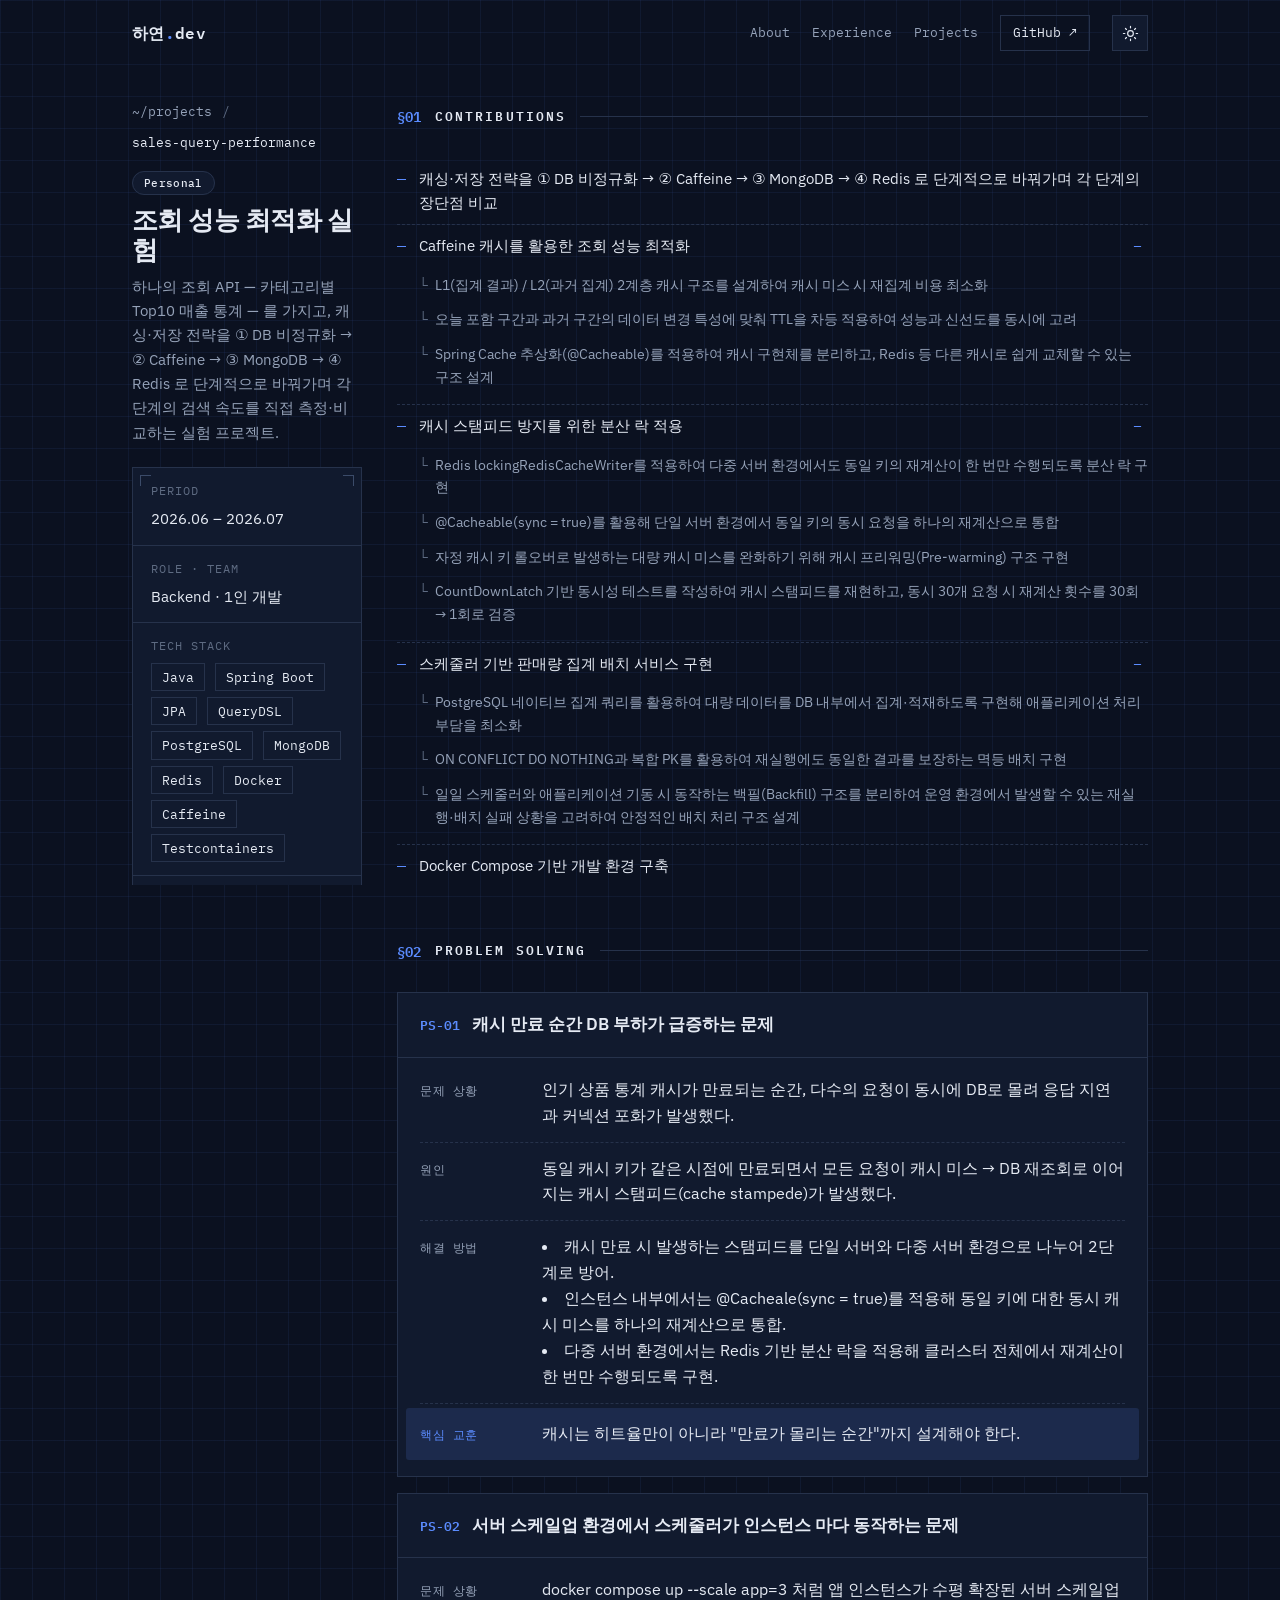
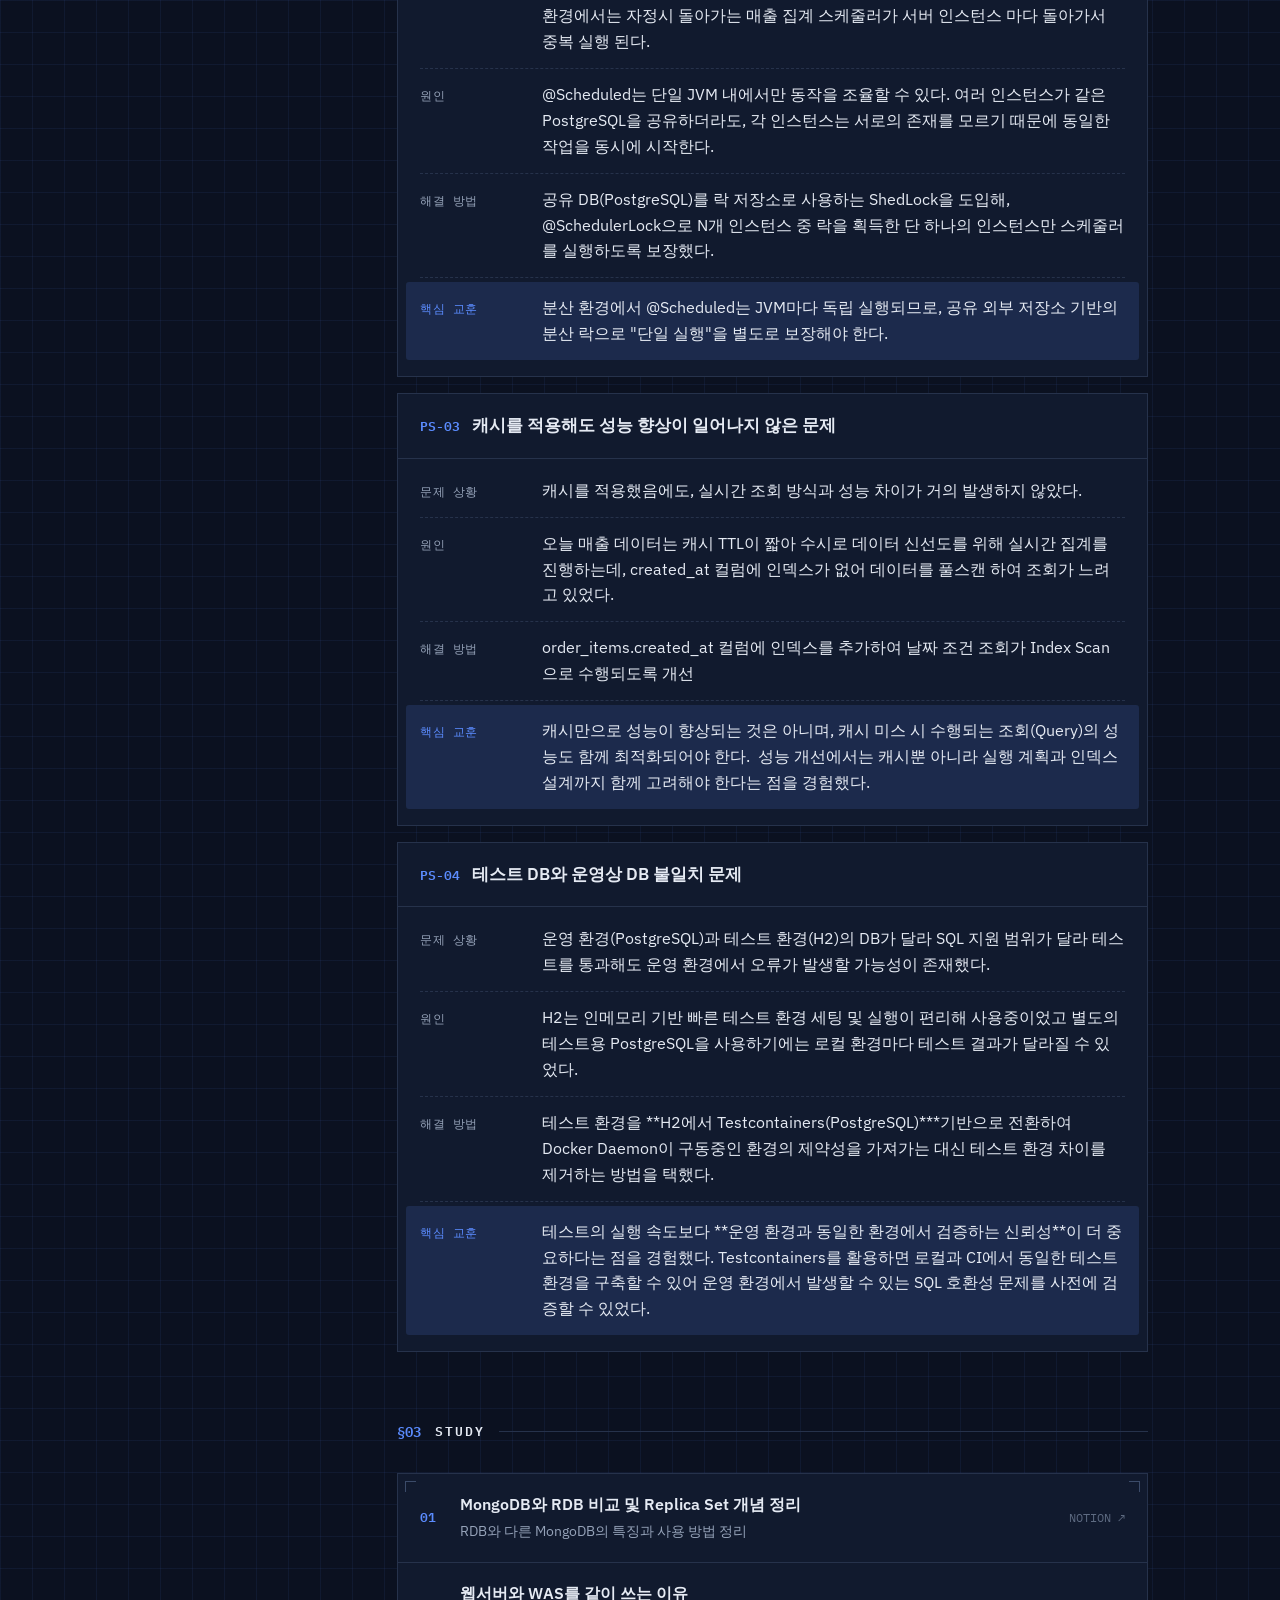
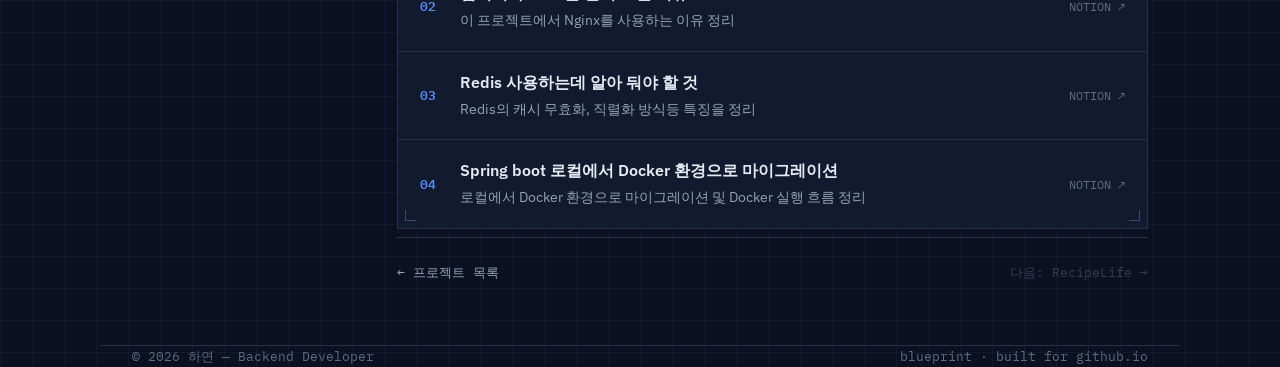
<file: projects/market_query_performance.html>
<!doctype html>
<html lang="ko" data-theme="dark">
  <head>
    <meta charset="UTF-8" />
    <meta name="viewport" content="width=device-width, initial-scale=1.0" />
    <title>조회 성능 최적화 실험 · 하연</title>
    <script>
      try {
        var t = localStorage.getItem("theme");
        document.documentElement.setAttribute(
          "data-theme",
          t === "light" ? "light" : "dark",
        );
      } catch (e) {
        document.documentElement.setAttribute("data-theme", "dark");
      }
    </script>
    <link rel="preconnect" href="https://fonts.googleapis.com" />
    <link rel="preconnect" href="https://fonts.gstatic.com" crossorigin />
    <link
      href="https://fonts.googleapis.com/css2?family=IBM+Plex+Sans:wght@400;500;600;700&family=IBM+Plex+Mono:wght@400;500;600&display=swap"
      rel="stylesheet"
    />
    <link rel="stylesheet" href="../assets/css/style.css" />
  </head>
  <body>
    <header id="header">
      <div class="wrap bar">
        <a href="../index.html#top" class="mark"
          >하연<span class="a">.</span>dev</a
        >
        <nav class="top" aria-label="주요 섹션">
          <a href="../index.html#profile">About</a>
          <a href="../index.html#experience">Experience</a>
          <a href="../index.html#projects">Projects</a>
          <a
            href="https://github.com/"
            target="_blank"
            rel="noopener"
            class="gh"
            >GitHub ↗</a
          >
          <button
            id="themeToggle"
            class="theme-btn"
            type="button"
            aria-label="다크/라이트 테마 전환"
            title="테마 전환"
          >
            <svg
              class="i-moon"
              viewBox="0 0 24 24"
              fill="none"
              stroke="currentColor"
              stroke-width="1.7"
              stroke-linecap="round"
              stroke-linejoin="round"
              aria-hidden="true"
            >
              <path d="M21 12.8A8.5 8.5 0 1 1 11.2 3a6.6 6.6 0 0 0 9.8 9.8z" />
            </svg>
            <svg
              class="i-sun"
              viewBox="0 0 24 24"
              fill="none"
              stroke="currentColor"
              stroke-width="1.7"
              stroke-linecap="round"
              stroke-linejoin="round"
              aria-hidden="true"
            >
              <circle cx="12" cy="12" r="4" />
              <path
                d="M12 2v2M12 20v2M4.9 4.9l1.4 1.4M17.7 17.7l1.4 1.4M2 12h2M20 12h2M4.9 19.1l1.4-1.4M17.7 6.3l1.4-1.4"
              />
            </svg>
          </button>
        </nav>
      </div>
    </header>

    <main class="wrap">
      <div class="detail-layout">
        <!-- LEFT: sticky project info -->
        <aside class="detail-side">
          <nav class="crumb reveal" aria-label="위치">
            <a href="../index.html#projects">~/projects</a>
            <span class="sep">/</span>
            <span class="cur">sales-query-performance</span>
          </nav>
          <span class="badge per static reveal">Personal</span>
          <h1 class="reveal" style="margin: 10px 0px">조회 성능 최적화 실험</h1>
          <p class="summary reveal">
            하나의 조회 API — 카테고리별 Top10 매출 통계 — 를 가지고, 캐싱·저장
            전략을 ① DB 비정규화 → ② Caffeine → ③ MongoDB → ④ Redis 로
            단계적으로 바꿔가며 각 단계의 검색 속도를 직접 측정·비교하는 실험
            프로젝트.
          </p>

          <div class="spec crop reveal">
            <div class="srow">
              <span class="sk">Period</span>
              <span class="sv"
                ><span class="txt">2026.06 – 2026.07 </span></span
              >
            </div>
            <div class="srow">
              <span class="sk">Role · Team</span>
              <span class="sv"
                ><span class="txt">Backend · 1인 개발 </span></span
              >
            </div>
            <div class="srow">
              <span class="sk">Tech Stack</span>
              <span class="sv">
                <span class="tk">Java</span>
                <span class="tk">Spring Boot</span><span class="tk">JPA</span
                ><span class="tk">QueryDSL</span>
                <span class="tk">PostgreSQL</span><span class="tk">MongoDB</span
                ><span class="tk">Redis</span> <span class="tk">Docker</span
                ><span class="tk">Caffeine</span
                ><span class="tk">Testcontainers</span>
              </span>
            </div>
            <div class="srow">
              <span class="sk">Links</span>
              <span class="sv">
                <a
                  href="https://github.com/ddogga/market"
                  target="_blank"
                  rel="noopener"
                  >GitHub ↗</a
                >
              </span>
            </div>
          </div>
        </aside>

        <!-- RIGHT: scrolling content -->
        <div class="detail-main">
          <!-- §01 CONTRIBUTIONS -->
          <section id="contributions">
            <div class="sec-head reveal">
              <span class="sec-no">§01</span
              ><span class="sec-title">Contributions</span>
              <span class="sec-rule"></span>
            </div>
            <div class="caps-acc reveal">
              <p class="cap plain">
                캐싱·저장 전략을 ① DB 비정규화 → ② Caffeine → ③ MongoDB → ④
                Redis 로 단계적으로 바꿔가며 각 단계의 장단점 비교
              </p>
              <details class="cap" open>
                <summary>Caffeine 캐시를 활용한 조회 성능 최적화</summary>
                <ul>
                  <li>
                    L1(집계 결과) / L2(과거 집계) 2계층 캐시 구조를 설계하여
                    캐시 미스 시 재집계 비용 최소화
                  </li>
                  <li>
                    오늘 포함 구간과 과거 구간의 데이터 변경 특성에 맞춰 TTL을
                    차등 적용하여 성능과 신선도를 동시에 고려
                  </li>
                  <li>
                    Spring Cache 추상화(@Cacheable)를 적용하여 캐시 구현체를
                    분리하고, Redis 등 다른 캐시로 쉽게 교체할 수 있는 구조 설계
                  </li>
                </ul>
              </details>
              <details class="cap" open>
                <summary>캐시 스탬피드 방지를 위한 분산 락 적용</summary>
                <ul>
                  <li>
                    Redis lockingRedisCacheWriter를 적용하여 다중 서버
                    환경에서도 동일 키의 재계산이 한 번만 수행되도록 분산 락
                    구현
                  </li>
                  <li>
                    @Cacheable(sync = true)를 활용해 단일 서버 환경에서 동일
                    키의 동시 요청을 하나의 재계산으로 통합
                  </li>
                  <li>
                    자정 캐시 키 롤오버로 발생하는 대량 캐시 미스를 완화하기
                    위해 캐시 프리워밍(Pre-warming) 구조 구현
                  </li>
                  <li>
                    CountDownLatch 기반 동시성 테스트를 작성하여 캐시 스탬피드를
                    재현하고, 동시 30개 요청 시 재계산 횟수를 30회 → 1회로 검증
                  </li>
                </ul>
              </details>
              <details class="cap" open>
                <summary>스케줄러 기반 판매량 집계 배치 서비스 구현</summary>
                <ul>
                  <li>
                    PostgreSQL 네이티브 집계 쿼리를 활용하여 대량 데이터를 DB
                    내부에서 집계·적재하도록 구현해 애플리케이션 처리 부담을
                    최소화
                  </li>
                  <li>
                    ON CONFLICT DO NOTHING과 복합 PK를 활용하여 재실행에도
                    동일한 결과를 보장하는 멱등 배치 구현
                  </li>
                  <li>
                    일일 스케줄러와 애플리케이션 기동 시 동작하는
                    백필(Backfill) 구조를 분리하여 운영 환경에서 발생할 수 있는
                    재실행·배치 실패 상황을 고려하여 안정적인 배치 처리 구조
                    설계
                  </li>
                </ul>
              </details>
              <p class="cap plain">Docker Compose 기반 개발 환경 구축</p>
            </div>
          </section>

          <!-- §02 PROBLEM SOLVING -->
          <section id="problem-solving">
            <div class="sec-head reveal">
              <span class="sec-no">§02</span
              ><span class="sec-title">Problem Solving</span>
              <span class="sec-rule"></span>
            </div>

            <article class="ps-case reveal">
              <div class="ps-head">
                <span class="ps-no">PS-01</span
                ><span class="ps-title"
                  >캐시 만료 순간 DB 부하가 급증하는 문제</span
                >
              </div>
              <div class="ps-body">
                <div class="ps-row">
                  <span class="ps-label">문제 상황</span
                  ><span class="ps-text"
                    >인기 상품 통계 캐시가 만료되는 순간, 다수의 요청이 동시에
                    DB로 몰려 응답 지연과 커넥션 포화가 발생했다.</span
                  >
                </div>
                <div class="ps-row">
                  <span class="ps-label">원인</span
                  ><span class="ps-text"
                    >동일 캐시 키가 같은 시점에 만료되면서 모든 요청이 캐시 미스
                    → DB 재조회로 이어지는 캐시 스탬피드(cache stampede)가
                    발생했다.</span
                  >
                </div>
                <div class="ps-row">
                  <span class="ps-label">해결 방법</span
                  ><span class="ps-text">
                    <ui>
                      <li>
                        캐시 만료 시 발생하는 스탬피드를 단일 서버와 다중 서버
                        환경으로 나누어 2단계로 방어.
                      </li>
                      <li>
                        인스턴스 내부에서는 @Cacheale(sync = true)를 적용해 동일
                        키에 대한 동시 캐시 미스를 하나의 재계산으로 통합.
                      </li>
                      <li>
                        다중 서버 환경에서는 Redis 기반 분산 락을 적용해
                        클러스터 전체에서 재계산이 한 번만 수행되도록 구현.
                      </li>
                    </ui>
                  </span>
                </div>
                <div class="ps-row lesson">
                  <span class="ps-label">핵심 교훈</span
                  ><span class="ps-text"
                    >캐시는 히트율만이 아니라 "만료가 몰리는 순간"까지 설계해야
                    한다.</span
                  >
                </div>
              </div>
            </article>

            <article class="ps-case reveal">
              <div class="ps-head">
                <span class="ps-no">PS-02</span
                ><span class="ps-title"
                  >서버 스케일업 환경에서 스케줄러가 인스턴스 마다 동작하는
                  문제</span
                >
              </div>
              <div class="ps-body">
                <div class="ps-row">
                  <span class="ps-label">문제 상황</span
                  ><span class="ps-text"
                    >docker compose up --scale app=3 처럼 앱 인스턴스가 수평
                    확장된 서버 스케일업 환경에서는 자정시 돌아가는 매출 집계
                    스케줄러가 서버 인스턴스 마다 돌아가서 중복 실행 된다.</span
                  >
                </div>
                <div class="ps-row">
                  <span class="ps-label">원인</span
                  ><span class="ps-text">
                    @Scheduled는 단일 JVM 내에서만 동작을 조율할 수 있다. 여러
                    인스턴스가 같은 PostgreSQL을 공유하더라도, 각 인스턴스는
                    서로의 존재를 모르기 때문에 동일한 작업을 동시에
                    시작한다.</span
                  >
                </div>
                <div class="ps-row">
                  <span class="ps-label">해결 방법</span
                  ><span class="ps-text"
                    >공유 DB(PostgreSQL)를 락 저장소로 사용하는 ShedLock을
                    도입해, @SchedulerLock으로 N개 인스턴스 중 락을 획득한 단
                    하나의 인스턴스만 스케줄러를 실행하도록 보장했다.</span
                  >
                </div>
                <div class="ps-row lesson">
                  <span class="ps-label">핵심 교훈</span
                  ><span class="ps-text"
                    >분산 환경에서 @Scheduled는 JVM마다 독립 실행되므로, 공유
                    외부 저장소 기반의 분산 락으로 "단일 실행"을 별도로 보장해야
                    한다.</span
                  >
                </div>
              </div>
            </article>

            <article class="ps-case reveal">
              <div class="ps-head">
                <span class="ps-no">PS-03</span
                ><span class="ps-title"
                  >캐시를 적용해도 성능 향상이 일어나지 않은 문제</span
                >
              </div>
              <div class="ps-body">
                <div class="ps-row">
                  <span class="ps-label">문제 상황</span
                  ><span class="ps-text"
                    >캐시를 적용했음에도, 실시간 조회 방식과 성능 차이가 거의
                    발생하지 않았다.</span
                  >
                </div>
                <div class="ps-row">
                  <span class="ps-label">원인</span
                  ><span class="ps-text"
                    >오늘 매출 데이터는 캐시 TTL이 짧아 수시로 데이터 신선도를
                    위해 실시간 집계를 진행하는데, created_at 컬럼에 인덱스가
                    없어 데이터를 풀스캔 하여 조회가 느려고 있었다.</span
                  >
                </div>
                <div class="ps-row">
                  <span class="ps-label">해결 방법</span
                  ><span class="ps-text"
                    >order_items.created_at 컬럼에 인덱스를 추가하여 날짜 조건
                    조회가 Index Scan으로 수행되도록 개선</span
                  >
                </div>
                <div class="ps-row lesson">
                  <span class="ps-label">핵심 교훈</span
                  ><span class="ps-text"
                    >캐시만으로 성능이 향상되는 것은 아니며, 캐시 미스 시
                    수행되는 조회(Query)의 성능도 함께 최적화되어야 한다.  성능
                    개선에서는 캐시뿐 아니라 실행 계획과 인덱스 설계까지 함께
                    고려해야 한다는 점을 경험했다.</span
                  >
                </div>
              </div>
            </article>

            <article class="ps-case reveal">
              <div class="ps-head">
                <span class="ps-no">PS-04</span
                ><span class="ps-title">테스트 DB와 운영상 DB 불일치 문제</span>
              </div>
              <div class="ps-body">
                <div class="ps-row">
                  <span class="ps-label">문제 상황</span
                  ><span class="ps-text"
                    >운영 환경(PostgreSQL)과 테스트 환경(H2)의 DB가 달라 SQL
                    지원 범위가 달라 테스트를 통과해도 운영 환경에서 오류가
                    발생할 가능성이 존재했다.</span
                  >
                </div>
                <div class="ps-row">
                  <span class="ps-label">원인</span
                  ><span class="ps-text"
                    >H2는 인메모리 기반 빠른 테스트 환경 세팅 및 실행이 편리해
                    사용중이었고 별도의 테스트용 PostgreSQL을 사용하기에는 로컬
                    환경마다 테스트 결과가 달라질 수 있었다.</span
                  >
                </div>
                <div class="ps-row">
                  <span class="ps-label">해결 방법</span
                  ><span class="ps-text"
                    >테스트 환경을 **H2에서
                    Testcontainers(PostgreSQL)***기반으로 전환하여 Docker
                    Daemon이 구동중인 환경의 제약성을 가져가는 대신 테스트 환경
                    차이를 제거하는 방법을 택했다.</span
                  >
                </div>
                <div class="ps-row lesson">
                  <span class="ps-label">핵심 교훈</span
                  ><span class="ps-text"
                    >테스트의 실행 속도보다 **운영 환경과 동일한 환경에서
                    검증하는 신뢰성**이 더 중요하다는 점을 경험했다.
                    Testcontainers를 활용하면 로컬과 CI에서 동일한 테스트 환경을
                    구축할 수 있어 운영 환경에서 발생할 수 있는 SQL 호환성
                    문제를 사전에 검증할 수 있었다.</span
                  >
                </div>
              </div>
            </article>
          </section>

          <!-- §03 STUDY -->
          <section id="study">
            <div class="sec-head reveal">
              <span class="sec-no">§03</span
              ><span class="sec-title">Study</span>
              <span class="sec-rule"></span>
            </div>

            <div class="exp-list crop reveal">
              <a
                class="study-row"
                href="https://app.notion.com/p/MongoDB-RDB-39b929e5e2a5801f84abc370d1fcf6fc?source=copy_link"
                target="_blank"
                rel="noopener"
              >
                <span class="study-idx">01</span>
                <div class="study-main">
                  <span class="study-title"
                    >MongoDB와 RDB 비교 및 Replica Set 개념 정리</span
                  >
                  <span class="study-desc"
                    >RDB와 다른 MongoDB의 특징과 사용 방법 정리</span
                  >
                </div>
                <span class="study-ext">NOTION ↗</span>
              </a>
              <a
                class="study-row"
                href="https://app.notion.com/p/WAS-39e929e5e2a5808dbc06ff7a3f03574f?source=copy_link"
                target="_blank"
                rel="noopener"
              >
                <span class="study-idx">02</span>
                <div class="study-main">
                  <span class="study-title">웹서버와 WAS를 같이 쓰는 이유</span>
                  <span class="study-desc"
                    >이 프로젝트에서 Nginx를 사용하는 이유 정리</span
                  >
                </div>
                <span class="study-ext">NOTION ↗</span>
              </a>
              <a
                class="study-row"
                href="https://app.notion.com/p/Redis-39f929e5e2a580849c29d2a44ea7df8f?source=copy_link"
                target="_blank"
                rel="noopener"
              >
                <span class="study-idx">03</span>
                <div class="study-main">
                  <span class="study-title"
                    >Redis 사용하는데 알아 둬야 할 것</span
                  >
                  <span class="study-desc"
                    >Redis의 캐시 무효화, 직렬화 방식등 특징을 정리</span
                  >
                </div>
                <span class="study-ext">NOTION ↗</span>
              </a>
              <a
                class="study-row"
                href="https://app.notion.com/p/Spring-boot-Docker-39e929e5e2a580049df0cce9912b7ed0?source=copy_link"
                target="_blank"
                rel="noopener"
              >
                <span class="study-idx">04</span>
                <div class="study-main">
                  <span class="study-title"
                    >Spring boot 로컬에서 Docker 환경으로 마이그레이션</span
                  >
                  <span class="study-desc"
                    >로컬에서 Docker 환경으로 마이그레이션 및 Docker 실행 흐름
                    정리</span
                  >
                </div>
                <span class="study-ext">NOTION ↗</span>
              </a>
            </div>

            <div class="pager reveal">
              <a href="../index.html#projects">← 프로젝트 목록</a>
              <span class="disabled">다음: RecipeLife →</span>
            </div>
          </section>
        </div>
      </div>
    </main>

    <footer class="wrap">
      <span>© 2026 하연 — Backend Developer</span>
      <span>blueprint · built for github.io</span>
    </footer>

    <script src="../assets/js/main.js"></script>
  </body>
</html>
</file>
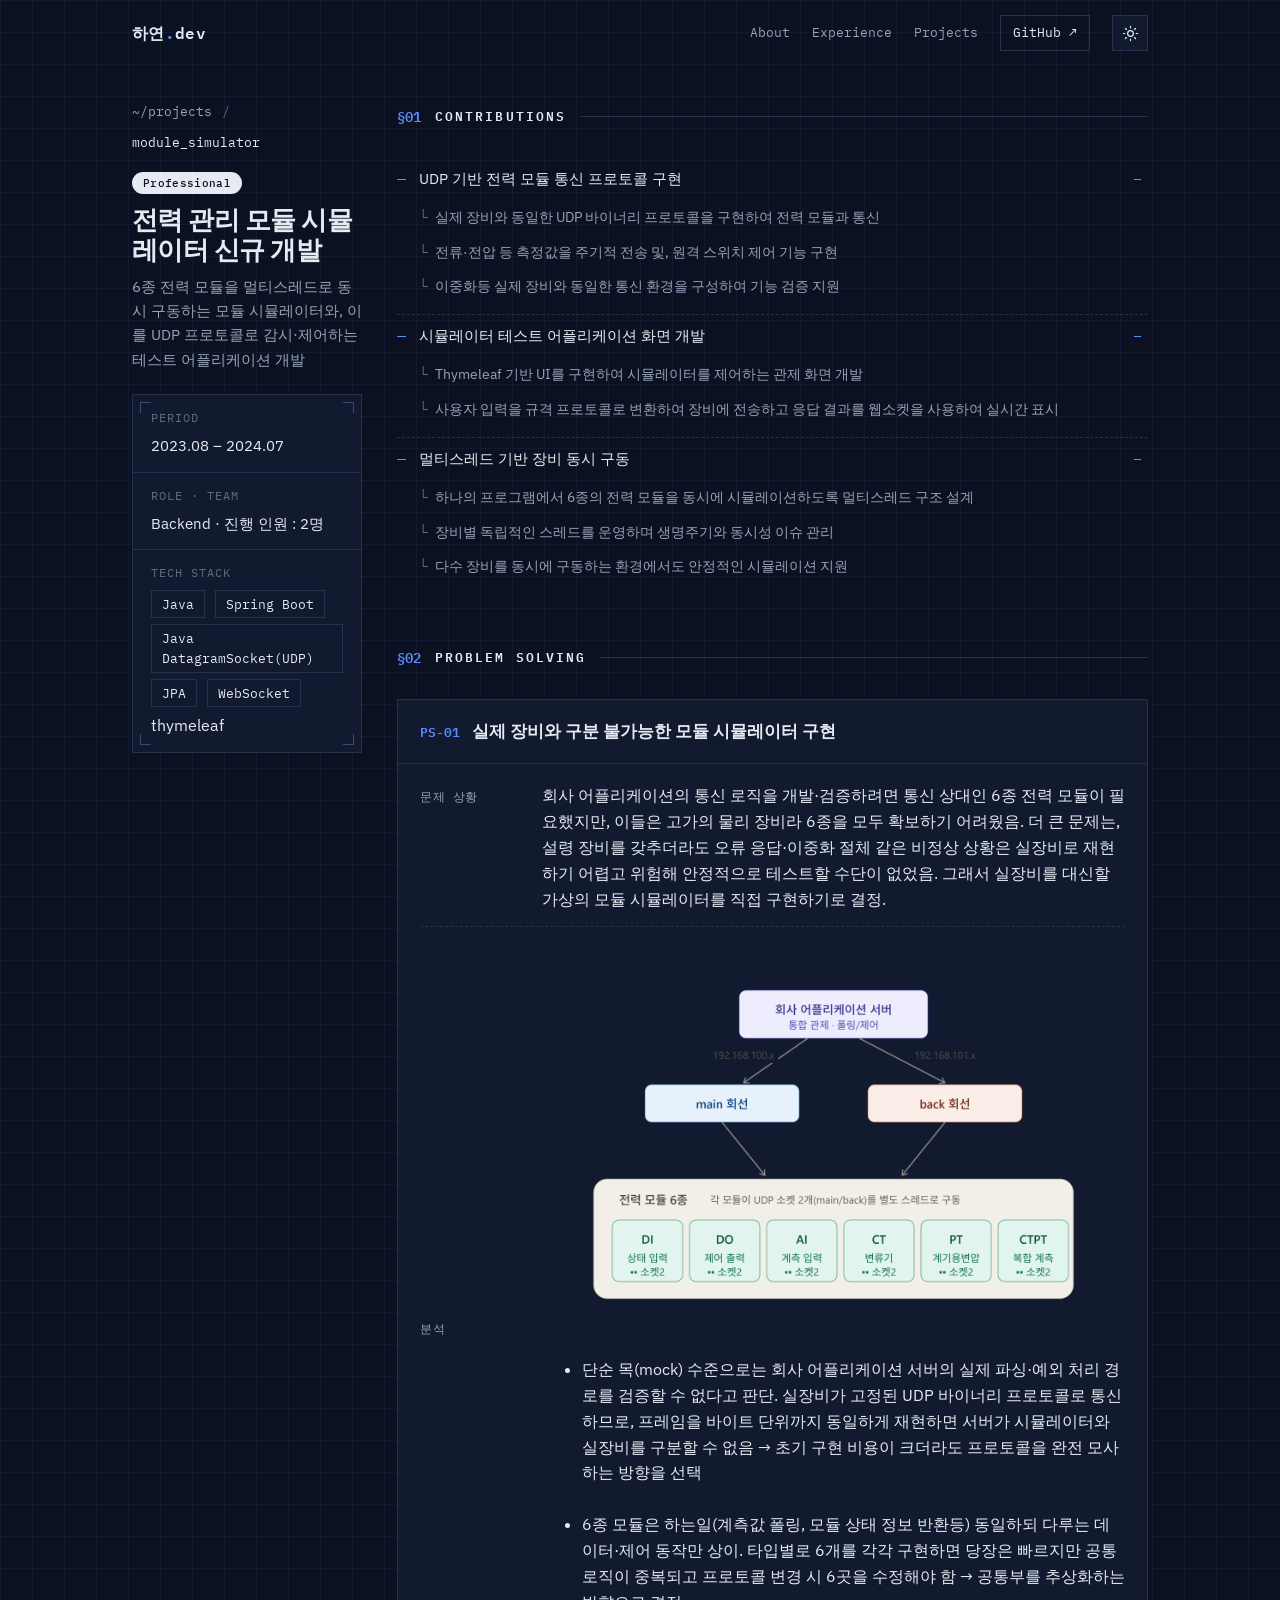
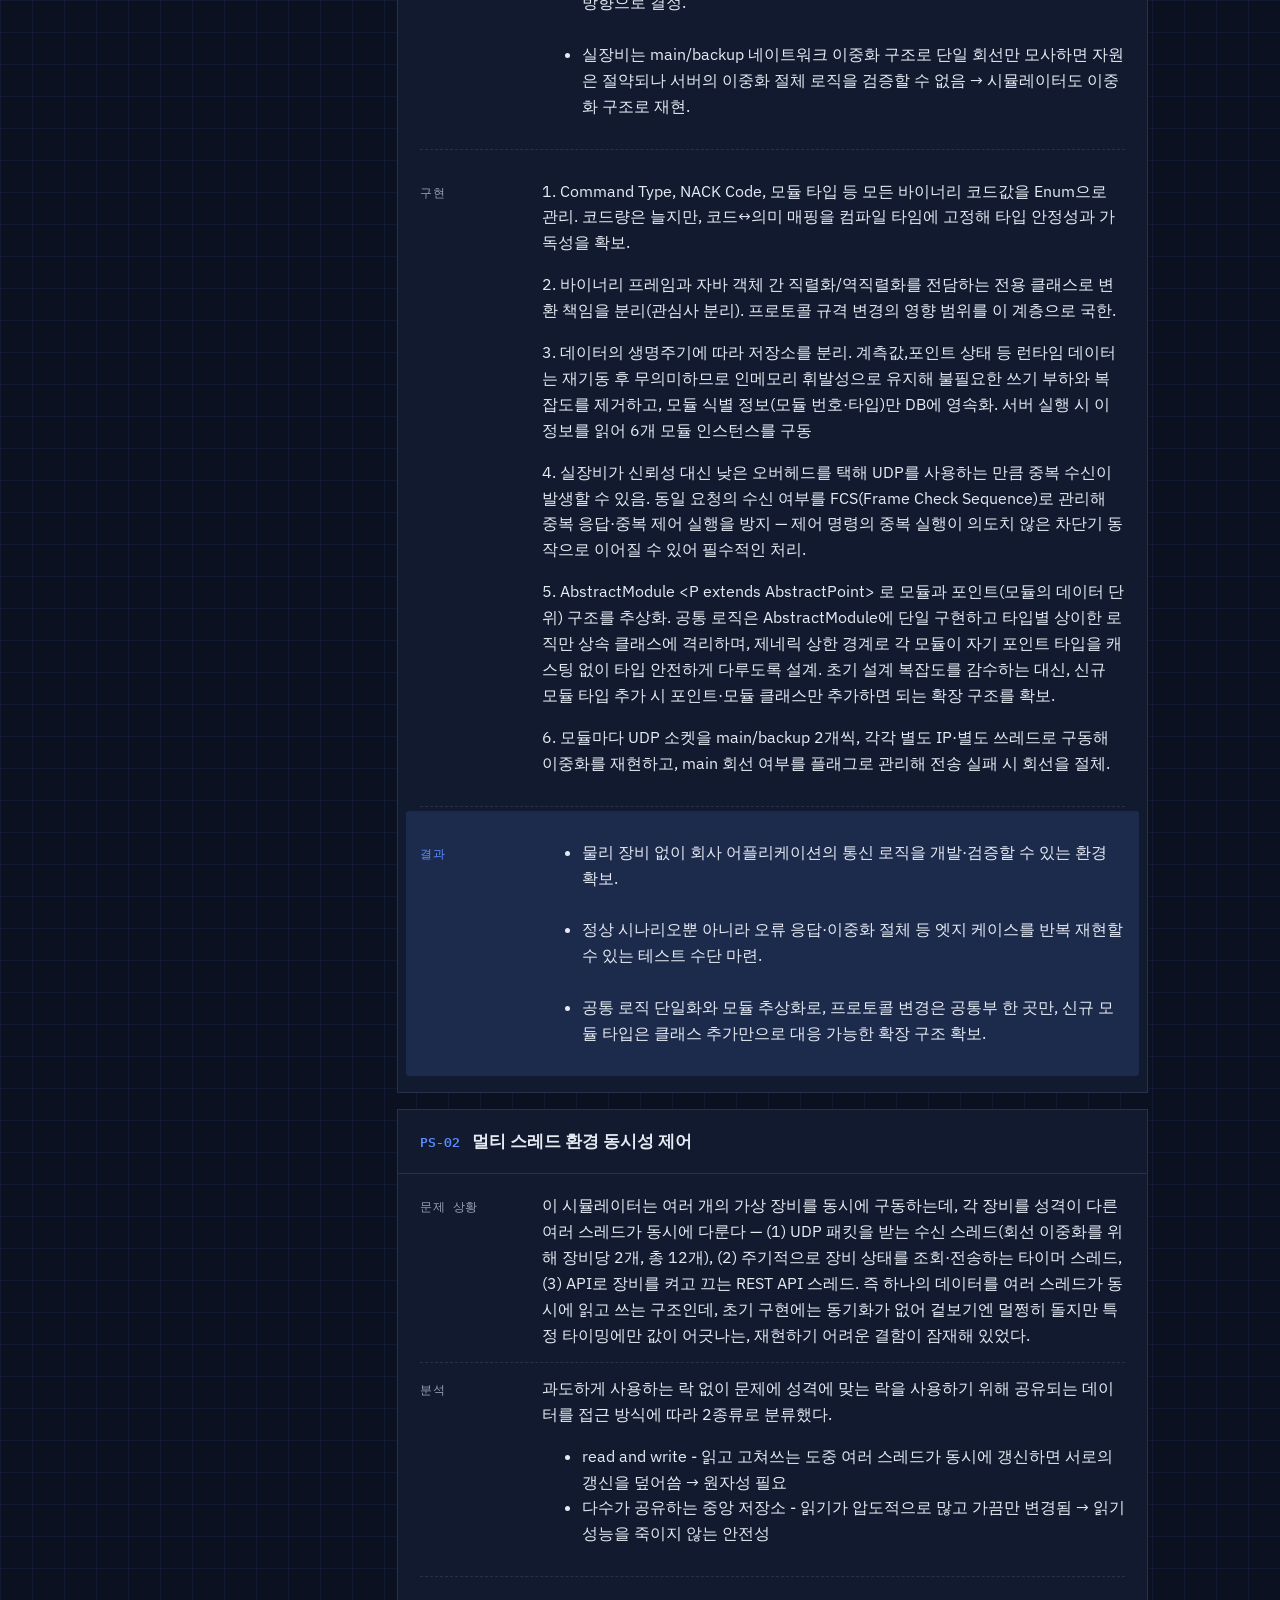
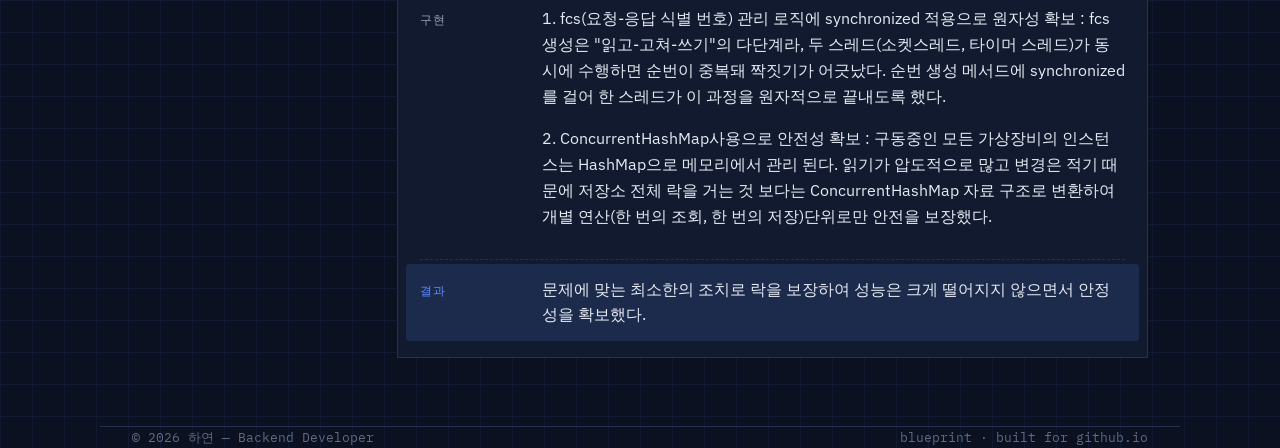
<file: projects/module_simulator.html>
<!doctype html>
<html lang="ko" data-theme="dark">
  <head>
    <meta charset="UTF-8" />
    <meta name="viewport" content="width=device-width, initial-scale=1.0" />
    <title>전력 관리 모듈 시뮬레이터 신규 개발· 하연</title>
    <script>
      try {
        var t = localStorage.getItem("theme");
        document.documentElement.setAttribute(
          "data-theme",
          t === "light" ? "light" : "dark",
        );
      } catch (e) {
        document.documentElement.setAttribute("data-theme", "dark");
      }
    </script>
    <link rel="preconnect" href="https://fonts.googleapis.com" />
    <link rel="preconnect" href="https://fonts.gstatic.com" crossorigin />
    <link
      href="https://fonts.googleapis.com/css2?family=IBM+Plex+Sans:wght@400;500;600;700&family=IBM+Plex+Mono:wght@400;500;600&display=swap"
      rel="stylesheet"
    />
    <link rel="stylesheet" href="../assets/css/style.css" />
  </head>
  <body>
    <header id="header">
      <div class="wrap bar">
        <a href="../index.html#top" class="mark"
          >하연<span class="a">.</span>dev</a
        >
        <nav class="top" aria-label="주요 섹션">
          <a href="../index.html#profile">About</a>
          <a href="../index.html#experience">Experience</a>
          <a href="../index.html#projects">Projects</a>
          <a
            href="https://github.com/"
            target="_blank"
            rel="noopener"
            class="gh"
            >GitHub ↗</a
          >
          <button
            id="themeToggle"
            class="theme-btn"
            type="button"
            aria-label="다크/라이트 테마 전환"
            title="테마 전환"
          >
            <svg
              class="i-moon"
              viewBox="0 0 24 24"
              fill="none"
              stroke="currentColor"
              stroke-width="1.7"
              stroke-linecap="round"
              stroke-linejoin="round"
              aria-hidden="true"
            >
              <path d="M21 12.8A8.5 8.5 0 1 1 11.2 3a6.6 6.6 0 0 0 9.8 9.8z" />
            </svg>
            <svg
              class="i-sun"
              viewBox="0 0 24 24"
              fill="none"
              stroke="currentColor"
              stroke-width="1.7"
              stroke-linecap="round"
              stroke-linejoin="round"
              aria-hidden="true"
            >
              <circle cx="12" cy="12" r="4" />
              <path
                d="M12 2v2M12 20v2M4.9 4.9l1.4 1.4M17.7 17.7l1.4 1.4M2 12h2M20 12h2M4.9 19.1l1.4-1.4M17.7 6.3l1.4-1.4"
              />
            </svg>
          </button>
        </nav>
      </div>
    </header>

    <main class="wrap">
      <div class="detail-layout">
        <!-- LEFT: sticky project info -->
        <aside class="detail-side">
          <nav class="crumb reveal" aria-label="위치">
            <a href="../index.html#projects">~/projects</a>
            <span class="sep">/</span>
            <span class="cur">module_simulator</span>
          </nav>
          <span class="badge pro static reveal">Professional</span>
          <h1 class="reveal" style="margin: 10px 0px">
            전력 관리 모듈 시뮬레이터 신규 개발
          </h1>
          <p class="summary reveal">
            6종 전력 모듈을 멀티스레드로 동시 구동하는 모듈 시뮬레이터와, 이를
            UDP 프로토콜로 감시·제어하는 테스트 어플리케이션 개발
          </p>

          <div class="spec crop reveal">
            <div class="srow">
              <span class="sk">Period</span>
              <span class="sv"
                ><span class="txt">2023.08 – 2024.07 </span></span
              >
            </div>
            <div class="srow">
              <span class="sk">Role · Team</span>
              <span class="sv"
                ><span class="txt">Backend · 진행 인원 : 2명 </span></span
              >
            </div>
            <div class="srow">
              <span class="sk">Tech Stack</span>
              <span class="sv">
                <span class="tk">Java</span><span class="tk">Spring Boot</span>
                <span class="tk">Java DatagramSocket(UDP)</span
                ><span class="tk">JPA</span><span class="tk">WebSocket</span>
                <span>thymeleaf</span>
              </span>
            </div>
          </div>
        </aside>

        <!-- RIGHT: scrolling content -->
        <div class="detail-main">
          <!-- §01 CONTRIBUTIONS -->
          <section id="contributions">
            <div class="sec-head reveal">
              <span class="sec-no">§01</span
              ><span class="sec-title">Contributions</span>
              <span class="sec-rule"></span>
            </div>
            <div class="caps-acc reveal">
              <details class="cap" open>
                <summary>UDP 기반 전력 모듈 통신 프로토콜 구현</summary>
                <ul>
                  <li>
                    실제 장비와 동일한 UDP 바이너리 프로토콜을 구현하여 전력
                    모듈과 통신
                  </li>
                  <li>
                    전류·전압 등 측정값을 주기적 전송 및, 원격 스위치 제어 기능
                    구현
                  </li>
                  <li>
                    이중화등 실제 장비와 동일한 통신 환경을 구성하여 기능 검증
                    지원
                  </li>
                </ul>
              </details>
              <details class="cap" open>
                <summary>시뮬레이터 테스트 어플리케이션 화면 개발</summary>
                <ul>
                  <li>
                    Thymeleaf 기반 UI를 구현하여 시뮬레이터를 제어하는 관제 화면
                    개발
                  </li>
                  <li>
                    사용자 입력을 규격 프로토콜로 변환하여 장비에 전송하고 응답
                    결과를 웹소켓을 사용하여 실시간 표시
                  </li>
                </ul>
              </details>
              <details class="cap" open>
                <summary>멀티스레드 기반 장비 동시 구동</summary>
                <ul>
                  <li>
                    하나의 프로그램에서 6종의 전력 모듈을 동시에
                    시뮬레이션하도록 멀티스레드 구조 설계
                  </li>
                  <li>
                    장비별 독립적인 스레드를 운영하며 생명주기와 동시성 이슈
                    관리
                  </li>
                  <li>
                    다수 장비를 동시에 구동하는 환경에서도 안정적인 시뮬레이션
                    지원
                  </li>
                </ul>
              </details>
            </div>
          </section>

          <!-- §02 PROBLEM SOLVING -->
          <section id="problem-solving">
            <div class="sec-head reveal">
              <span class="sec-no">§02</span
              ><span class="sec-title">Problem Solving</span>
              <span class="sec-rule"></span>
            </div>

            <article class="ps-case reveal">
              <div class="ps-head">
                <span class="ps-no">PS-01</span
                ><span class="ps-title"
                  >실제 장비와 구분 불가능한 모듈 시뮬레이터 구현</span
                >
              </div>
              <div class="ps-body">
                <div class="ps-row">
                  <span class="ps-label">문제 상황</span
                  ><span class="ps-text"
                    >회사 어플리케이션의 통신 로직을 개발·검증하려면 통신 상대인
                    6종 전력 모듈이 필요했지만, 이들은 고가의 물리 장비라 6종을
                    모두 확보하기 어려웠음. 더 큰 문제는, 설령 장비를 갖추더라도
                    오류 응답·이중화 절체 같은 비정상 상황은 실장비로 재현하기
                    어렵고 위험해 안정적으로 테스트할 수단이 없었음. 그래서
                    실장비를 대신할 가상의 모듈 시뮬레이터를 직접 구현하기로
                    결정.</span
                  >
                </div>
                <div class="ps-row">
                  <span class="ps-label">분석</span
                  ><span class="ps-text">
                    <div class="ps-figure">
                      <img
                        src="../assets/img/udp_simulator_system_topology.png"
                      />
                    </div>

                    <ul>
                      <li>
                        단순 목(mock) 수준으로는 회사 어플리케이션 서버의 실제
                        파싱·예외 처리 경로를 검증할 수 없다고 판단. 실장비가
                        고정된 UDP 바이너리 프로토콜로 통신하므로, 프레임을
                        바이트 단위까지 동일하게 재현하면 서버가 시뮬레이터와
                        실장비를 구분할 수 없음 → 초기 구현 비용이 크더라도
                        프로토콜을 완전 모사하는 방향을 선택
                      </li>
                      <br />
                      <li>
                        6종 모듈은 하는일(계측값 폴링, 모듈 상태 정보 반환등)
                        동일하되 다루는 데이터·제어 동작만 상이. 타입별로 6개를
                        각각 구현하면 당장은 빠르지만 공통 로직이 중복되고
                        프로토콜 변경 시 6곳을 수정해야 함 → 공통부를 추상화하는
                        방향으로 결정.
                      </li>
                      <br />
                      <li>
                        실장비는 main/backup 네이트워크 이중화 구조로 단일
                        회선만 모사하면 자원은 절약되나 서버의 이중화 절체
                        로직을 검증할 수 없음 → 시뮬레이터도 이중화 구조로 재현.
                      </li>
                    </ul>
                  </span>
                </div>
                <div class="ps-row">
                  <span class="ps-label">구현</span
                  ><span class="ps-text">
                    <p>
                      1. Command Type, NACK Code, 모듈 타입 등 모든 바이너리
                      코드값을 Enum으로 관리. 코드량은 늘지만, 코드↔의미 매핑을
                      컴파일 타임에 고정해 타입 안정성과 가독성을 확보.
                    </p>
                    <p>
                      2. 바이너리 프레임과 자바 객체 간 직렬화/역직렬화를
                      전담하는 전용 클래스로 변환 책임을 분리(관심사 분리).
                      프로토콜 규격 변경의 영향 범위를 이 계층으로 국한.
                    </p>
                    <p>
                      3. 데이터의 생명주기에 따라 저장소를 분리. 계측값,포인트
                      상태 등 런타임 데이터는 재기동 후 무의미하므로 인메모리
                      휘발성으로 유지해 불필요한 쓰기 부하와 복잡도를 제거하고,
                      모듈 식별 정보(모듈 번호·타입)만 DB에 영속화. 서버 실행 시
                      이 정보를 읽어 6개 모듈 인스턴스를 구동
                    </p>
                    <p>
                      4. 실장비가 신뢰성 대신 낮은 오버헤드를 택해 UDP를
                      사용하는 만큼 중복 수신이 발생할 수 있음. 동일 요청의 수신
                      여부를 FCS(Frame Check Sequence)로 관리해 중복 응답·중복
                      제어 실행을 방지 — 제어 명령의 중복 실행이 의도치 않은
                      차단기 동작으로 이어질 수 있어 필수적인 처리.
                    </p>
                    <p>
                      5. AbstractModule &lt;P extends AbstractPoint&gt; 로
                      모듈과 포인트(모듈의 데이터 단위) 구조를 추상화. 공통
                      로직은 AbstractModule에 단일 구현하고 타입별 상이한 로직만
                      상속 클래스에 격리하며, 제네릭 상한 경계로 각 모듈이 자기
                      포인트 타입을 캐스팅 없이 타입 안전하게 다루도록 설계.
                      초기 설계 복잡도를 감수하는 대신, 신규 모듈 타입 추가 시
                      포인트·모듈 클래스만 추가하면 되는 확장 구조를 확보.
                    </p>
                    <p>
                      6. 모듈마다 UDP 소켓을 main/backup 2개씩, 각각 별도
                      IP·별도 쓰레드로 구동해 이중화를 재현하고, main 회선
                      여부를 플래그로 관리해 전송 실패 시 회선을 절체.
                    </p>
                  </span>
                </div>
                <div class="ps-row lesson">
                  <span class="ps-label">결과</span
                  ><span class="ps-text"
                    ><ul>
                      <li>
                        물리 장비 없이 회사 어플리케이션의 통신 로직을
                        개발·검증할 수 있는 환경 확보.
                      </li>
                      <br />
                      <li>
                        정상 시나리오뿐 아니라 오류 응답·이중화 절체 등 엣지
                        케이스를 반복 재현할 수 있는 테스트 수단 마련.
                      </li>
                      <br />
                      <li>
                        공통 로직 단일화와 모듈 추상화로, 프로토콜 변경은 공통부
                        한 곳만, 신규 모듈 타입은 클래스 추가만으로 대응 가능한
                        확장 구조 확보.
                      </li>
                    </ul>
                  </span>
                </div>
              </div>
            </article>

            <article class="ps-case reveal">
              <div class="ps-head">
                <span class="ps-no">PS-02</span
                ><span class="ps-title">멀티 스레드 환경 동시성 제어</span>
              </div>
              <div class="ps-body">
                <div class="ps-row">
                  <span class="ps-label">문제 상황</span
                  ><span class="ps-text"
                    >이 시뮬레이터는 여러 개의 가상 장비를 동시에 구동하는데, 각
                    장비를 성격이 다른 여러 스레드가 동시에 다룬다 — (1) UDP
                    패킷을 받는 수신 스레드(회선 이중화를 위해 장비당 2개, 총
                    12개), (2) 주기적으로 장비 상태를 조회·전송하는 타이머
                    스레드, (3) API로 장비를 켜고 끄는 REST API 스레드. 즉
                    하나의 데이터를 여러 스레드가 동시에 읽고 쓰는 구조인데,
                    초기 구현에는 동기화가 없어 겉보기엔 멀쩡히 돌지만 특정
                    타이밍에만 값이 어긋나는, 재현하기 어려운 결함이 잠재해
                    있었다.</span
                  >
                </div>
                <div class="ps-row">
                  <span class="ps-label">분석</span
                  ><span class="ps-text">
                    과도하게 사용하는 락 없이 문제에 성격에 맞는 락을 사용하기
                    위해 공유되는 데이터를 접근 방식에 따라 2종류로 분류했다.
                    <ul>
                      <li>
                        read and write - 읽고 고쳐쓰는 도중 여러 스레드가 동시에
                        갱신하면 서로의 갱신을 덮어씀 → 원자성 필요
                      </li>
                      <li>
                        다수가 공유하는 중앙 저장소 - 읽기가 압도적으로 많고
                        가끔만 변경됨 → 읽기 성능을 죽이지 않는 안전성
                      </li>
                    </ul>
                  </span>
                </div>
                <div class="ps-row">
                  <span class="ps-label">구현</span
                  ><span class="ps-text">
                    <p>
                      1. fcs(요청-응답 식별 번호) 관리 로직에 synchronized
                      적용으로 원자성 확보 : fcs 생성은 "읽고-고쳐-쓰기"의
                      다단계라, 두 스레드(소켓스레드, 타이머 스레드)가 동시에
                      수행하면 순번이 중복돼 짝짓기가 어긋났다. 순번 생성
                      메서드에 synchronized를 걸어 한 스레드가 이 과정을
                      원자적으로 끝내도록 했다.
                    </p>
                    <p>
                      2. ConcurrentHashMap사용으로 안전성 확보 : 구동중인 모든
                      가상장비의 인스턴스는 HashMap으로 메모리에서 관리 된다.
                      읽기가 압도적으로 많고 변경은 적기 때문에 저장소 전체 락을
                      거는 것 보다는 ConcurrentHashMap 자료 구조로 변환하여 개별
                      연산(한 번의 조회, 한 번의 저장)단위로만 안전을 보장했다.
                    </p>
                  </span>
                </div>
                <div class="ps-row lesson">
                  <span class="ps-label">결과</span
                  ><span class="ps-text"
                    >문제에 맞는 최소한의 조치로 락을 보장하여 성능은 크게
                    떨어지지 않으면서 안정성을 확보했다.
                  </span>
                </div>
              </div>
            </article>
          </section>
        </div>
      </div>
    </main>

    <footer class="wrap">
      <span>© 2026 하연 — Backend Developer</span>
      <span>blueprint · built for github.io</span>
    </footer>

    <script src="../assets/js/main.js"></script>
  </body>
</html>
</file>
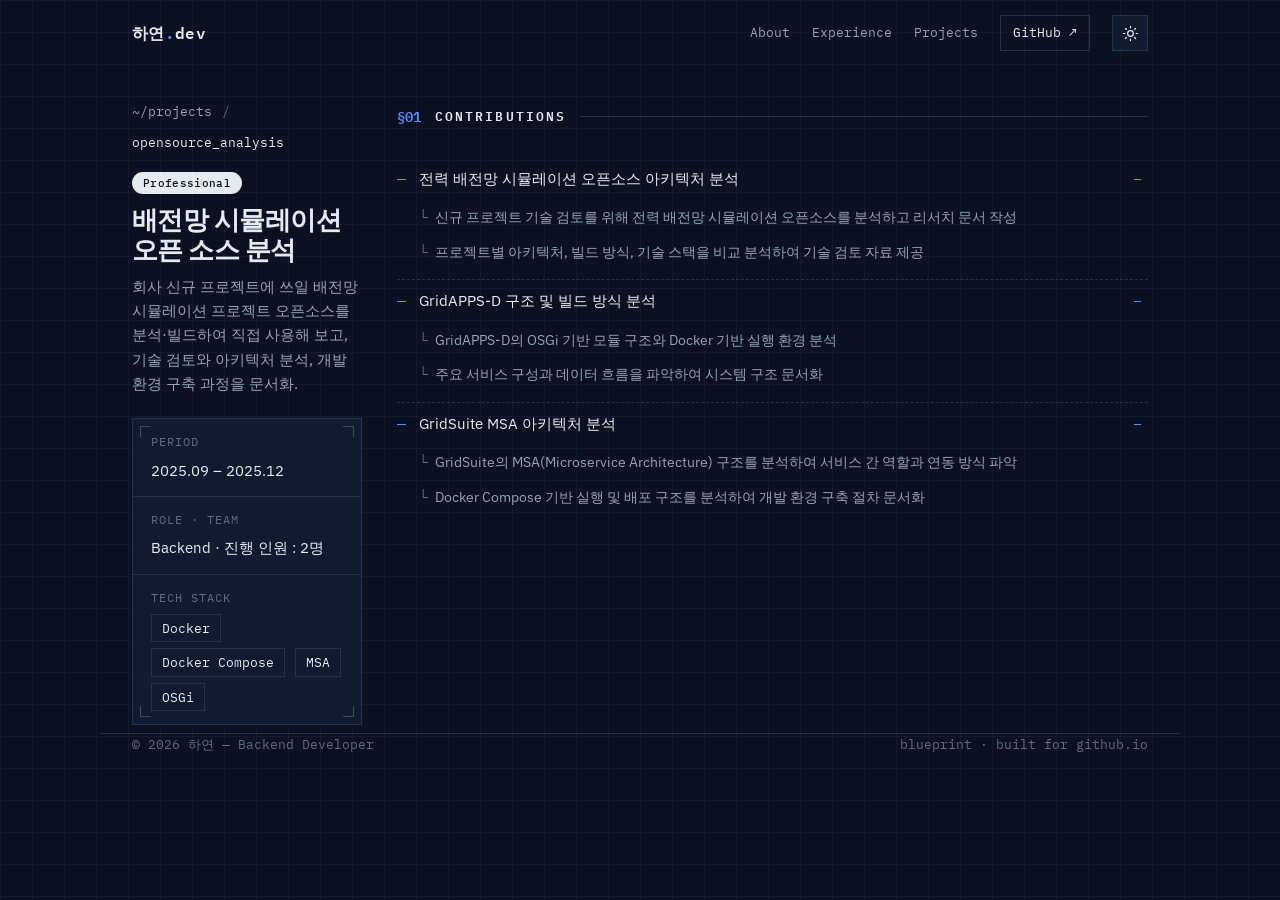
<file: projects/opensource-analysis.html>
<!doctype html>
<html lang="ko" data-theme="dark">
  <head>
    <meta charset="UTF-8" />
    <meta name="viewport" content="width=device-width, initial-scale=1.0" />
    <title>배전 자동화 오픈소스 분석· 하연</title>
    <script>
      try {
        var t = localStorage.getItem("theme");
        document.documentElement.setAttribute(
          "data-theme",
          t === "light" ? "light" : "dark",
        );
      } catch (e) {
        document.documentElement.setAttribute("data-theme", "dark");
      }
    </script>
    <link rel="preconnect" href="https://fonts.googleapis.com" />
    <link rel="preconnect" href="https://fonts.gstatic.com" crossorigin />
    <link
      href="https://fonts.googleapis.com/css2?family=IBM+Plex+Sans:wght@400;500;600;700&family=IBM+Plex+Mono:wght@400;500;600&display=swap"
      rel="stylesheet"
    />
    <link rel="stylesheet" href="../assets/css/style.css" />
  </head>
  <body>
    <header id="header">
      <div class="wrap bar">
        <a href="../index.html#top" class="mark"
          >하연<span class="a">.</span>dev</a
        >
        <nav class="top" aria-label="주요 섹션">
          <a href="../index.html#profile">About</a>
          <a href="../index.html#experience">Experience</a>
          <a href="../index.html#projects">Projects</a>
          <a
            href="https://github.com/"
            target="_blank"
            rel="noopener"
            class="gh"
            >GitHub ↗</a
          >
          <button
            id="themeToggle"
            class="theme-btn"
            type="button"
            aria-label="다크/라이트 테마 전환"
            title="테마 전환"
          >
            <svg
              class="i-moon"
              viewBox="0 0 24 24"
              fill="none"
              stroke="currentColor"
              stroke-width="1.7"
              stroke-linecap="round"
              stroke-linejoin="round"
              aria-hidden="true"
            >
              <path d="M21 12.8A8.5 8.5 0 1 1 11.2 3a6.6 6.6 0 0 0 9.8 9.8z" />
            </svg>
            <svg
              class="i-sun"
              viewBox="0 0 24 24"
              fill="none"
              stroke="currentColor"
              stroke-width="1.7"
              stroke-linecap="round"
              stroke-linejoin="round"
              aria-hidden="true"
            >
              <circle cx="12" cy="12" r="4" />
              <path
                d="M12 2v2M12 20v2M4.9 4.9l1.4 1.4M17.7 17.7l1.4 1.4M2 12h2M20 12h2M4.9 19.1l1.4-1.4M17.7 6.3l1.4-1.4"
              />
            </svg>
          </button>
        </nav>
      </div>
    </header>

    <main class="wrap">
      <div class="detail-layout">
        <!-- LEFT: sticky project info -->
        <aside class="detail-side">
          <nav class="crumb reveal" aria-label="위치">
            <a href="../index.html#projects">~/projects</a>
            <span class="sep">/</span>
            <span class="cur">opensource_analysis</span>
          </nav>
          <span class="badge pro static reveal">Professional</span>
          <h1 class="reveal" style="margin: 10px 0px">
            배전망 시뮬레이션 오픈 소스 분석
          </h1>
          <p class="summary reveal">
            회사 신규 프로젝트에 쓰일 배전망 시뮬레이션 프로젝트 오픈소스를
            분석·빌드하여 직접 사용해 보고, 기술 검토와 아키텍처 분석, 개발 환경
            구축 과정을 문서화.
          </p>

          <div class="spec crop reveal">
            <div class="srow">
              <span class="sk">Period</span>
              <span class="sv"
                ><span class="txt">2025.09 – 2025.12 </span></span
              >
            </div>
            <div class="srow">
              <span class="sk">Role · Team</span>
              <span class="sv"
                ><span class="txt">Backend · 진행 인원 : 2명 </span></span
              >
            </div>
            <div class="srow">
              <span class="sk">Tech Stack</span>
              <span class="sv">
                <span class="tk">Docker</span
                ><span class="tk">Docker Compose</span>
                <span class="tk">MSA</span><span class="tk">OSGi</span>
              </span>
            </div>
          </div>
        </aside>

        <!-- RIGHT: scrolling content -->
        <div class="detail-main">
          <!-- §01 CONTRIBUTIONS -->
          <section id="contributions">
            <div class="sec-head reveal">
              <span class="sec-no">§01</span
              ><span class="sec-title">Contributions</span>
              <span class="sec-rule"></span>
            </div>
            <div class="caps-acc reveal">
              <details class="cap" open>
                <summary>전력 배전망 시뮬레이션 오픈소스 아키텍처 분석</summary>
                <ul>
                  <li>
                    신규 프로젝트 기술 검토를 위해 전력 배전망 시뮬레이션
                    오픈소스를 분석하고 리서치 문서 작성
                  </li>
                  <li>
                    프로젝트별 아키텍처, 빌드 방식, 기술 스택을 비교 분석하여
                    기술 검토 자료 제공
                  </li>
                </ul>
              </details>
              <details class="cap" open>
                <summary>GridAPPS-D 구조 및 빌드 방식 분석</summary>
                <ul>
                  <li>
                    GridAPPS-D의 OSGi 기반 모듈 구조와 Docker 기반 실행 환경
                    분석
                  </li>
                  <li>
                    주요 서비스 구성과 데이터 흐름을 파악하여 시스템 구조 문서화
                  </li>
                </ul>
              </details>
              <details class="cap" open>
                <summary>GridSuite MSA 아키텍처 분석</summary>
                <ul>
                  <li>
                    GridSuite의 MSA(Microservice Architecture) 구조를 분석하여
                    서비스 간 역할과 연동 방식 파악
                  </li>
                  <li>
                    Docker Compose 기반 실행 및 배포 구조를 분석하여 개발 환경
                    구축 절차 문서화
                  </li>
                </ul>
              </details>
            </div>
          </section>
        </div>
      </div>
    </main>

    <footer class="wrap">
      <span>© 2026 하연 — Backend Developer</span>
      <span>blueprint · built for github.io</span>
    </footer>

    <script src="../assets/js/main.js"></script>
  </body>
</html>
</file>
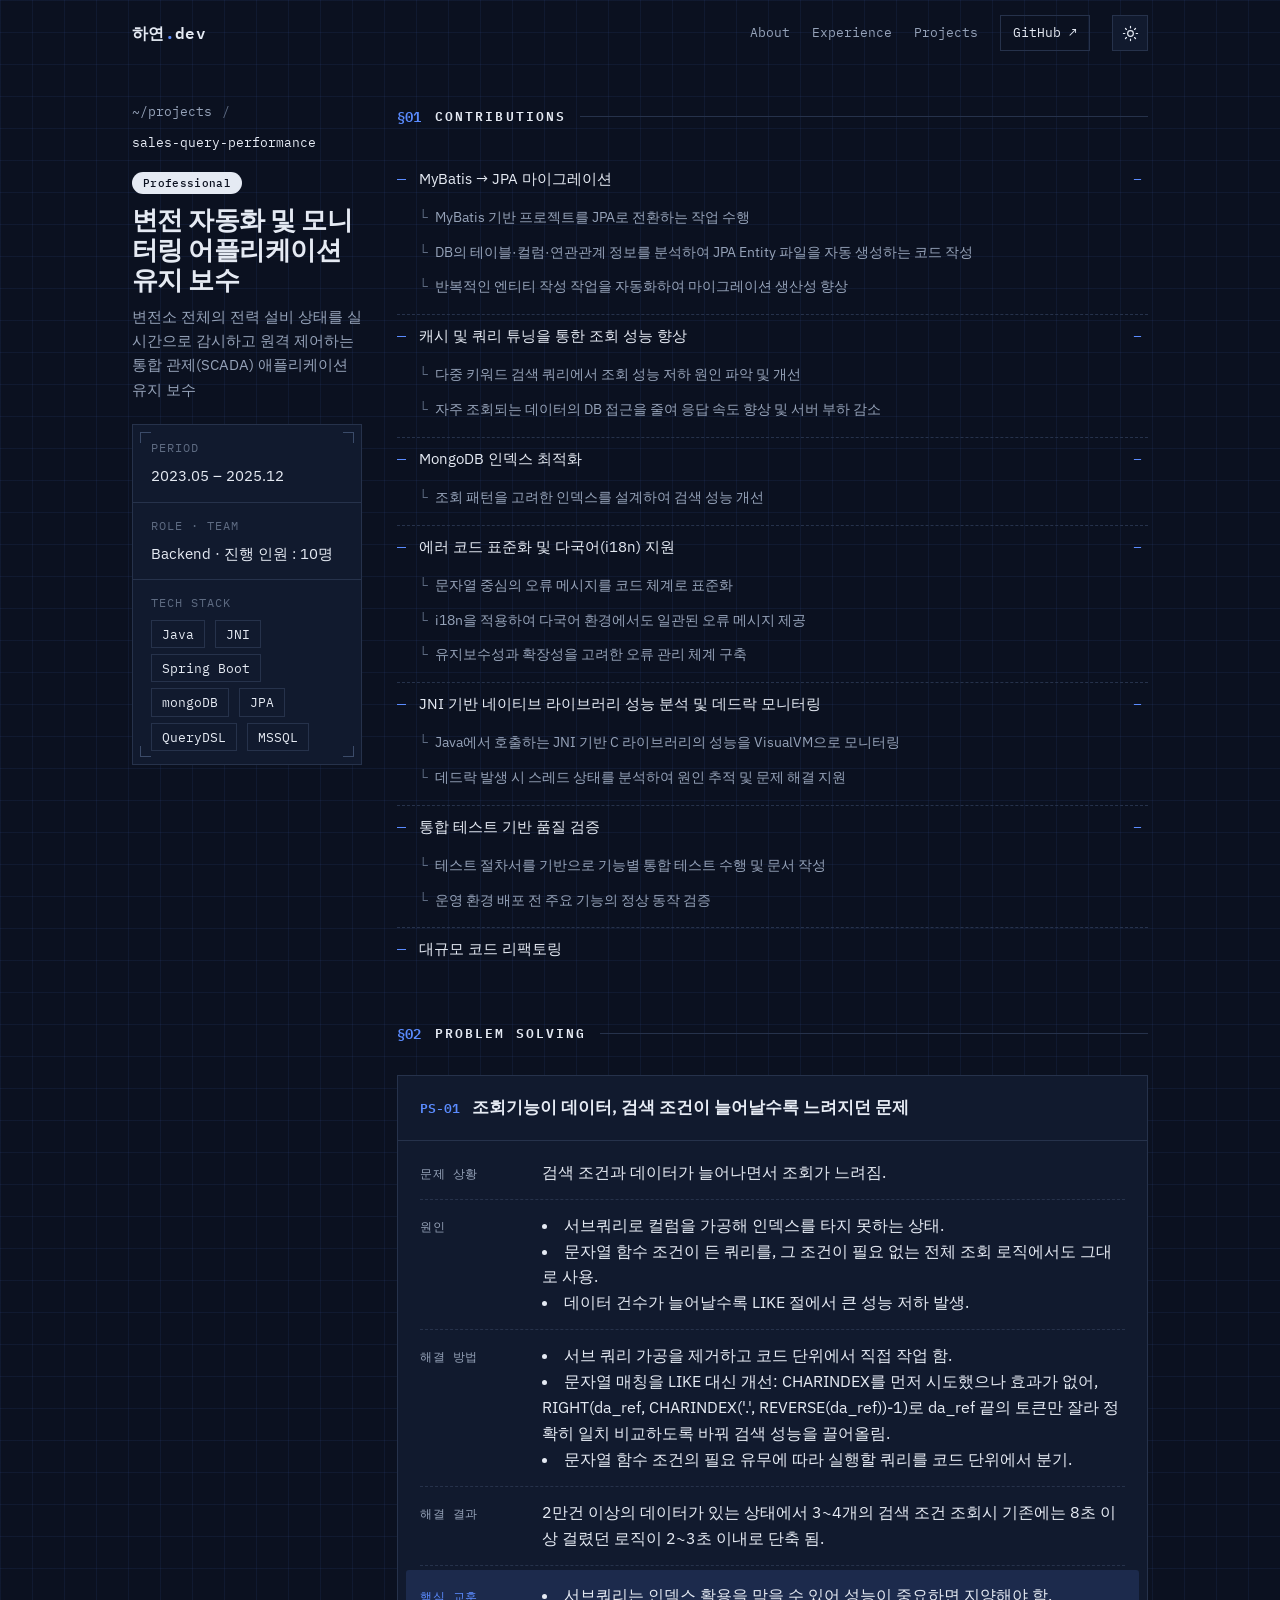
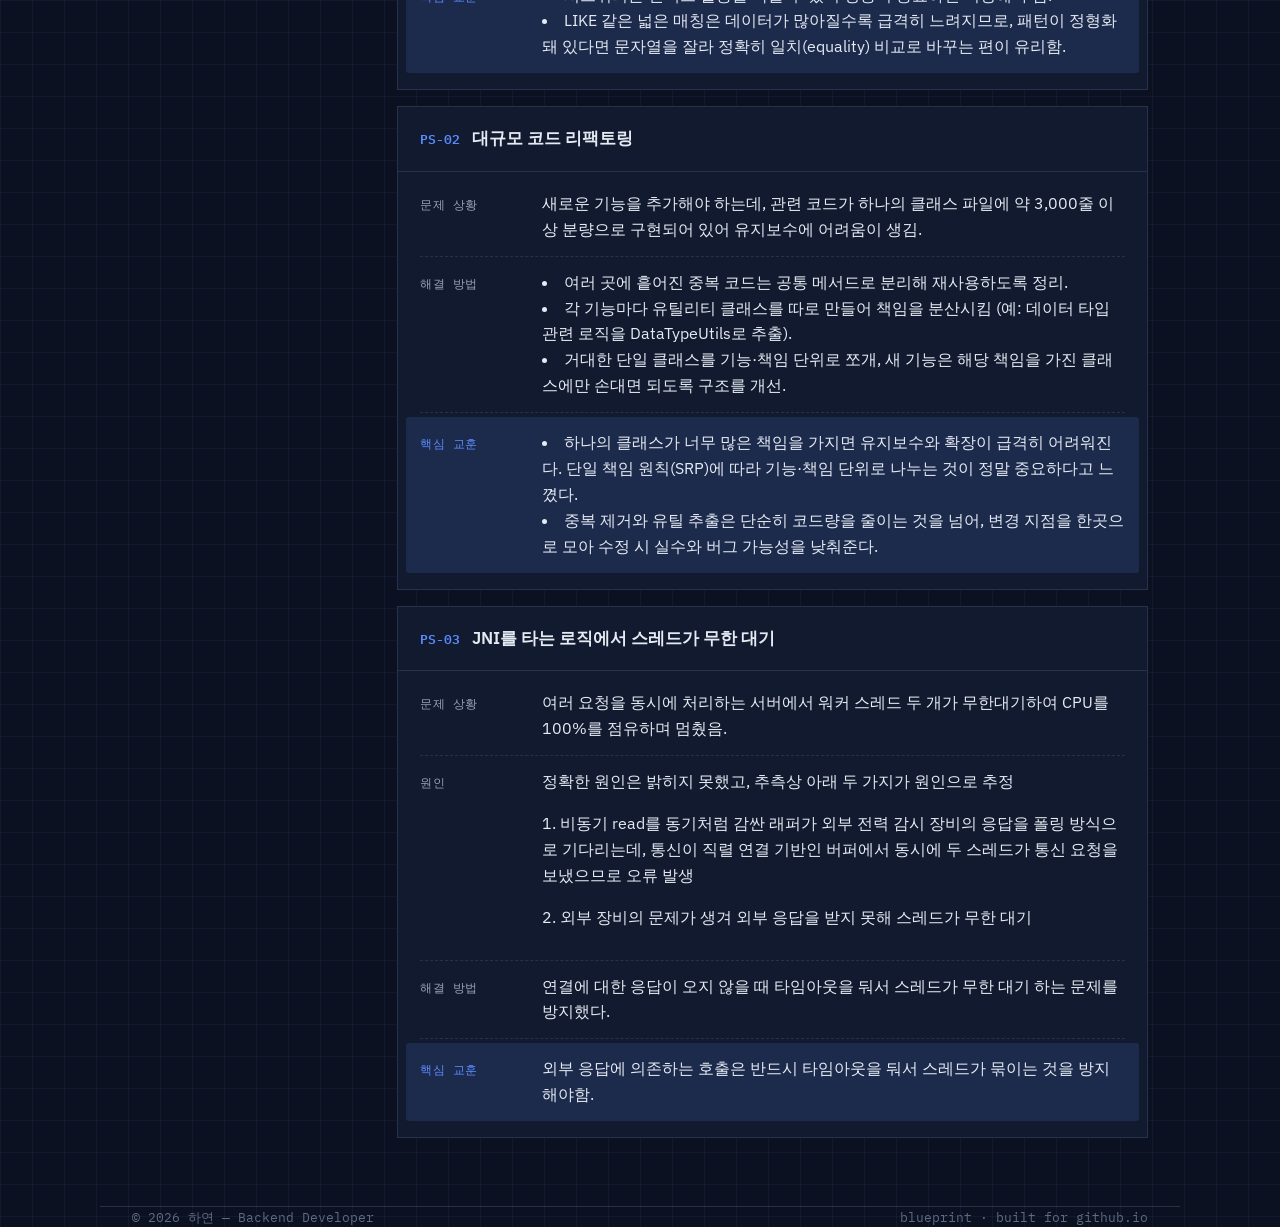
<file: projects/substation_automaion_monitoring.html>
<!doctype html>
<html lang="ko" data-theme="dark">
  <head>
    <meta charset="UTF-8" />
    <meta name="viewport" content="width=device-width, initial-scale=1.0" />
    <title>변전 자동화 및 모니터링 어플리케이션 유지 보수· 하연</title>
    <script>
      try {
        var t = localStorage.getItem("theme");
        document.documentElement.setAttribute(
          "data-theme",
          t === "light" ? "light" : "dark",
        );
      } catch (e) {
        document.documentElement.setAttribute("data-theme", "dark");
      }
    </script>
    <link rel="preconnect" href="https://fonts.googleapis.com" />
    <link rel="preconnect" href="https://fonts.gstatic.com" crossorigin />
    <link
      href="https://fonts.googleapis.com/css2?family=IBM+Plex+Sans:wght@400;500;600;700&family=IBM+Plex+Mono:wght@400;500;600&display=swap"
      rel="stylesheet"
    />
    <link rel="stylesheet" href="../assets/css/style.css" />
  </head>
  <body>
    <header id="header">
      <div class="wrap bar">
        <a href="../index.html#top" class="mark"
          >하연<span class="a">.</span>dev</a
        >
        <nav class="top" aria-label="주요 섹션">
          <a href="../index.html#profile">About</a>
          <a href="../index.html#experience">Experience</a>
          <a href="../index.html#projects">Projects</a>
          <a
            href="https://github.com/"
            target="_blank"
            rel="noopener"
            class="gh"
            >GitHub ↗</a
          >
          <button
            id="themeToggle"
            class="theme-btn"
            type="button"
            aria-label="다크/라이트 테마 전환"
            title="테마 전환"
          >
            <svg
              class="i-moon"
              viewBox="0 0 24 24"
              fill="none"
              stroke="currentColor"
              stroke-width="1.7"
              stroke-linecap="round"
              stroke-linejoin="round"
              aria-hidden="true"
            >
              <path d="M21 12.8A8.5 8.5 0 1 1 11.2 3a6.6 6.6 0 0 0 9.8 9.8z" />
            </svg>
            <svg
              class="i-sun"
              viewBox="0 0 24 24"
              fill="none"
              stroke="currentColor"
              stroke-width="1.7"
              stroke-linecap="round"
              stroke-linejoin="round"
              aria-hidden="true"
            >
              <circle cx="12" cy="12" r="4" />
              <path
                d="M12 2v2M12 20v2M4.9 4.9l1.4 1.4M17.7 17.7l1.4 1.4M2 12h2M20 12h2M4.9 19.1l1.4-1.4M17.7 6.3l1.4-1.4"
              />
            </svg>
          </button>
        </nav>
      </div>
    </header>

    <main class="wrap">
      <div class="detail-layout">
        <!-- LEFT: sticky project info -->
        <aside class="detail-side">
          <nav class="crumb reveal" aria-label="위치">
            <a href="../index.html#projects">~/projects</a>
            <span class="sep">/</span>
            <span class="cur">sales-query-performance</span>
          </nav>
          <span class="badge pro static reveal">Professional</span>
          <h1 class="reveal" style="margin: 10px 0px">
            변전 자동화 및 모니터링 어플리케이션 유지 보수
          </h1>
          <p class="summary reveal">
            변전소 전체의 전력 설비 상태를 실시간으로 감시하고 원격 제어하는
            통합 관제(SCADA) 애플리케이션 유지 보수
          </p>

          <div class="spec crop reveal">
            <div class="srow">
              <span class="sk">Period</span>
              <span class="sv"
                ><span class="txt">2023.05 – 2025.12 </span></span
              >
            </div>
            <div class="srow">
              <span class="sk">Role · Team</span>
              <span class="sv"
                ><span class="txt">Backend · 진행 인원 : 10명 </span></span
              >
            </div>
            <div class="srow">
              <span class="sk">Tech Stack</span>
              <span class="sv">
                <span class="tk">Java</span><span class="tk">JNI</span>
                <span class="tk">Spring Boot</span
                ><span class="tk">mongoDB</span> <span class="tk">JPA</span
                ><span class="tk">QueryDSL</span>
                <span class="tk">MSSQL</span>
              </span>
            </div>
          </div>
        </aside>

        <!-- RIGHT: scrolling content -->
        <div class="detail-main">
          <!-- §01 CONTRIBUTIONS -->
          <section id="contributions">
            <div class="sec-head reveal">
              <span class="sec-no">§01</span
              ><span class="sec-title">Contributions</span>
              <span class="sec-rule"></span>
            </div>
            <div class="caps-acc reveal">
              <details class="cap" open>
                <summary>MyBatis → JPA 마이그레이션</summary>
                <ul>
                  <li>MyBatis 기반 프로젝트를 JPA로 전환하는 작업 수행</li>
                  <li>
                    DB의 테이블·컬럼·연관관계 정보를 분석하여 JPA Entity 파일을
                    자동 생성하는 코드 작성
                  </li>
                  <li>
                    반복적인 엔티티 작성 작업을 자동화하여 마이그레이션 생산성
                    향상
                  </li>
                </ul>
              </details>
              <details class="cap" open>
                <summary>캐시 및 쿼리 튜닝을 통한 조회 성능 향상</summary>
                <ul>
                  <li>
                    다중 키워드 검색 쿼리에서 조회 성능 저하 원인 파악 및 개선
                  </li>
                  <li>
                    자주 조회되는 데이터의 DB 접근을 줄여 응답 속도 향상 및 서버
                    부하 감소
                  </li>
                </ul>
              </details>
              <details class="cap" open>
                <summary>MongoDB 인덱스 최적화</summary>
                <ul>
                  <li>조회 패턴을 고려한 인덱스를 설계하여 검색 성능 개선</li>
                </ul>
              </details>
              <details class="cap" open>
                <summary>에러 코드 표준화 및 다국어(i18n) 지원</summary>
                <ul>
                  <li>문자열 중심의 오류 메시지를 코드 체계로 표준화</li>
                  <li>
                    i18n을 적용하여 다국어 환경에서도 일관된 오류 메시지 제공
                  </li>
                  <li>유지보수성과 확장성을 고려한 오류 관리 체계 구축</li>
                </ul>
              </details>
              <details class="cap" open>
                <summary>
                  JNI 기반 네이티브 라이브러리 성능 분석 및 데드락 모니터링
                </summary>
                <ul>
                  <li>
                    Java에서 호출하는 JNI 기반 C 라이브러리의 성능을
                    VisualVM으로 모니터링
                  </li>
                  <li>
                    데드락 발생 시 스레드 상태를 분석하여 원인 추적 및 문제 해결
                    지원
                  </li>
                </ul>
              </details>
              <details class="cap" open>
                <summary>통합 테스트 기반 품질 검증</summary>
                <ul>
                  <li>
                    테스트 절차서를 기반으로 기능별 통합 테스트 수행 및 문서
                    작성
                  </li>
                  <li>운영 환경 배포 전 주요 기능의 정상 동작 검증</li>
                </ul>
              </details>
              <p class="cap plain">대규모 코드 리팩토링</p>
            </div>
          </section>

          <!-- §02 PROBLEM SOLVING -->
          <section id="problem-solving">
            <div class="sec-head reveal">
              <span class="sec-no">§02</span
              ><span class="sec-title">Problem Solving</span>
              <span class="sec-rule"></span>
            </div>

            <article class="ps-case reveal">
              <div class="ps-head">
                <span class="ps-no">PS-01</span
                ><span class="ps-title"
                  >조회기능이 데이터, 검색 조건이 늘어날수록 느려지던 문제</span
                >
              </div>
              <div class="ps-body">
                <div class="ps-row">
                  <span class="ps-label">문제 상황</span
                  ><span class="ps-text"
                    >검색 조건과 데이터가 늘어나면서 조회가 느려짐.
                  </span>
                </div>
                <div class="ps-row">
                  <span class="ps-label">원인</span
                  ><span class="ps-text"
                    ><ui>
                      <li>
                        서브쿼리로 컬럼을 가공해 인덱스를 타지 못하는 상태.
                      </li>
                      <li>
                        문자열 함수 조건이 든 쿼리를, 그 조건이 필요 없는 전체
                        조회 로직에서도 그대로 사용.
                      </li>
                      <li>
                        데이터 건수가 늘어날수록 LIKE 절에서 큰 성능 저하 발생.
                      </li>
                    </ui>
                  </span>
                </div>
                <div class="ps-row">
                  <span class="ps-label">해결 방법</span
                  ><span class="ps-text"
                    ><ui>
                      <li>
                        서브 쿼리 가공을 제거하고 코드 단위에서 직접 작업 함.
                      </li>
                      <li>
                        문자열 매칭을 LIKE 대신 개선: CHARINDEX를 먼저
                        시도했으나 효과가 없어, RIGHT(da_ref, CHARINDEX('.',
                        REVERSE(da_ref))-1)로 da_ref 끝의 토큰만 잘라 정확히
                        일치 비교하도록 바꿔 검색 성능을 끌어올림.
                      </li>
                      <li>
                        문자열 함수 조건의 필요 유무에 따라 실행할 쿼리를 코드
                        단위에서 분기.
                      </li>
                    </ui>
                  </span>
                </div>
                <div class="ps-row">
                  <span class="ps-label">해결 결과</span
                  ><span class="ps-text"
                    >2만건 이상의 데이터가 있는 상태에서 3~4개의 검색 조건
                    조회시 기존에는 8초 이상 걸렸던 로직이 2~3초 이내로 단축 됨.
                  </span>
                </div>
                <div class="ps-row lesson">
                  <span class="ps-label">핵심 교훈</span
                  ><span class="ps-text"
                    ><ui>
                      <li>
                        서브쿼리는 인덱스 활용을 막을 수 있어 성능이 중요하면
                        지양해야 함.
                      </li>
                      <li>
                        LIKE 같은 넓은 매칭은 데이터가 많아질수록 급격히
                        느려지므로, 패턴이 정형화돼 있다면 문자열을 잘라 정확히
                        일치(equality) 비교로 바꾸는 편이 유리함.
                      </li>
                    </ui>
                  </span>
                </div>
              </div>
            </article>

            <article class="ps-case reveal">
              <div class="ps-head">
                <span class="ps-no">PS-02</span
                ><span class="ps-title">대규모 코드 리팩토링</span>
              </div>
              <div class="ps-body">
                <div class="ps-row">
                  <span class="ps-label">문제 상황</span
                  ><span class="ps-text"
                    >새로운 기능을 추가해야 하는데, 관련 코드가 하나의 클래스
                    파일에 약 3,000줄 이상 분량으로 구현되어 있어 유지보수에
                    어려움이 생김.
                  </span>
                </div>
                <div class="ps-row">
                  <span class="ps-label">해결 방법</span
                  ><span class="ps-text"
                    ><ui>
                      <li>
                        여러 곳에 흩어진 중복 코드는 공통 메서드로 분리해
                        재사용하도록 정리.
                      </li>
                      <li>
                        각 기능마다 유틸리티 클래스를 따로 만들어 책임을
                        분산시킴 (예: 데이터 타입 관련 로직을 DataTypeUtils로
                        추출).
                      </li>
                      <li>
                        거대한 단일 클래스를 기능·책임 단위로 쪼개, 새 기능은
                        해당 책임을 가진 클래스에만 손대면 되도록 구조를 개선.
                      </li>
                    </ui>
                  </span>
                </div>
                <div class="ps-row lesson">
                  <span class="ps-label">핵심 교훈</span
                  ><span class="ps-text"
                    ><ui>
                      <li>
                        하나의 클래스가 너무 많은 책임을 가지면 유지보수와
                        확장이 급격히 어려워진다. 단일 책임 원칙(SRP)에 따라
                        기능·책임 단위로 나누는 것이 정말 중요하다고 느꼈다.
                      </li>
                      <li>
                        중복 제거와 유틸 추출은 단순히 코드량을 줄이는 것을
                        넘어, 변경 지점을 한곳으로 모아 수정 시 실수와 버그
                        가능성을 낮춰준다.
                      </li>
                    </ui>
                  </span>
                </div>
              </div>
            </article>

            <article class="ps-case reveal">
              <div class="ps-head">
                <span class="ps-no">PS-03</span
                ><span class="ps-title"
                  >JNI를 타는 로직에서 스레드가 무한 대기</span
                >
              </div>
              <div class="ps-body">
                <div class="ps-row">
                  <span class="ps-label">문제 상황</span
                  ><span class="ps-text"
                    >여러 요청을 동시에 처리하는 서버에서 워커 스레드 두 개가
                    무한대기하여 CPU를 100%를 점유하며 멈췄음.
                  </span>
                </div>
                <div class="ps-row">
                  <span class="ps-label">원인</span
                  ><span class="ps-text">
                    정확한 원인은 밝히지 못했고, 추측상 아래 두 가지가 원인으로
                    추정

                    <p>
                      1. 비동기 read를 동기처럼 감싼 래퍼가 외부 전력 감시
                      장비의 응답을 폴링 방식으로 기다리는데, 통신이 직렬 연결
                      기반인 버퍼에서 동시에 두 스레드가 통신 요청을 보냈으므로
                      오류 발생
                    </p>

                    <p>
                      2. 외부 장비의 문제가 생겨 외부 응답을 받지 못해 스레드가
                      무한 대기
                    </p>
                  </span>
                </div>
                <div class="ps-row">
                  <span class="ps-label">해결 방법</span
                  ><span class="ps-text">
                    연결에 대한 응답이 오지 않을 때 타임아웃을 둬서 스레드가
                    무한 대기 하는 문제를 방지했다.
                  </span>
                </div>
                <div class="ps-row lesson">
                  <span class="ps-label">핵심 교훈</span
                  ><span class="ps-text"
                    >외부 응답에 의존하는 호출은 반드시 타임아웃을 둬서 스레드가
                    묶이는 것을 방지 해야함.
                  </span>
                </div>
              </div>
            </article>
          </section>
        </div>
      </div>
    </main>

    <footer class="wrap">
      <span>© 2026 하연 — Backend Developer</span>
      <span>blueprint · built for github.io</span>
    </footer>

    <script src="../assets/js/main.js"></script>
  </body>
</html>
</file>
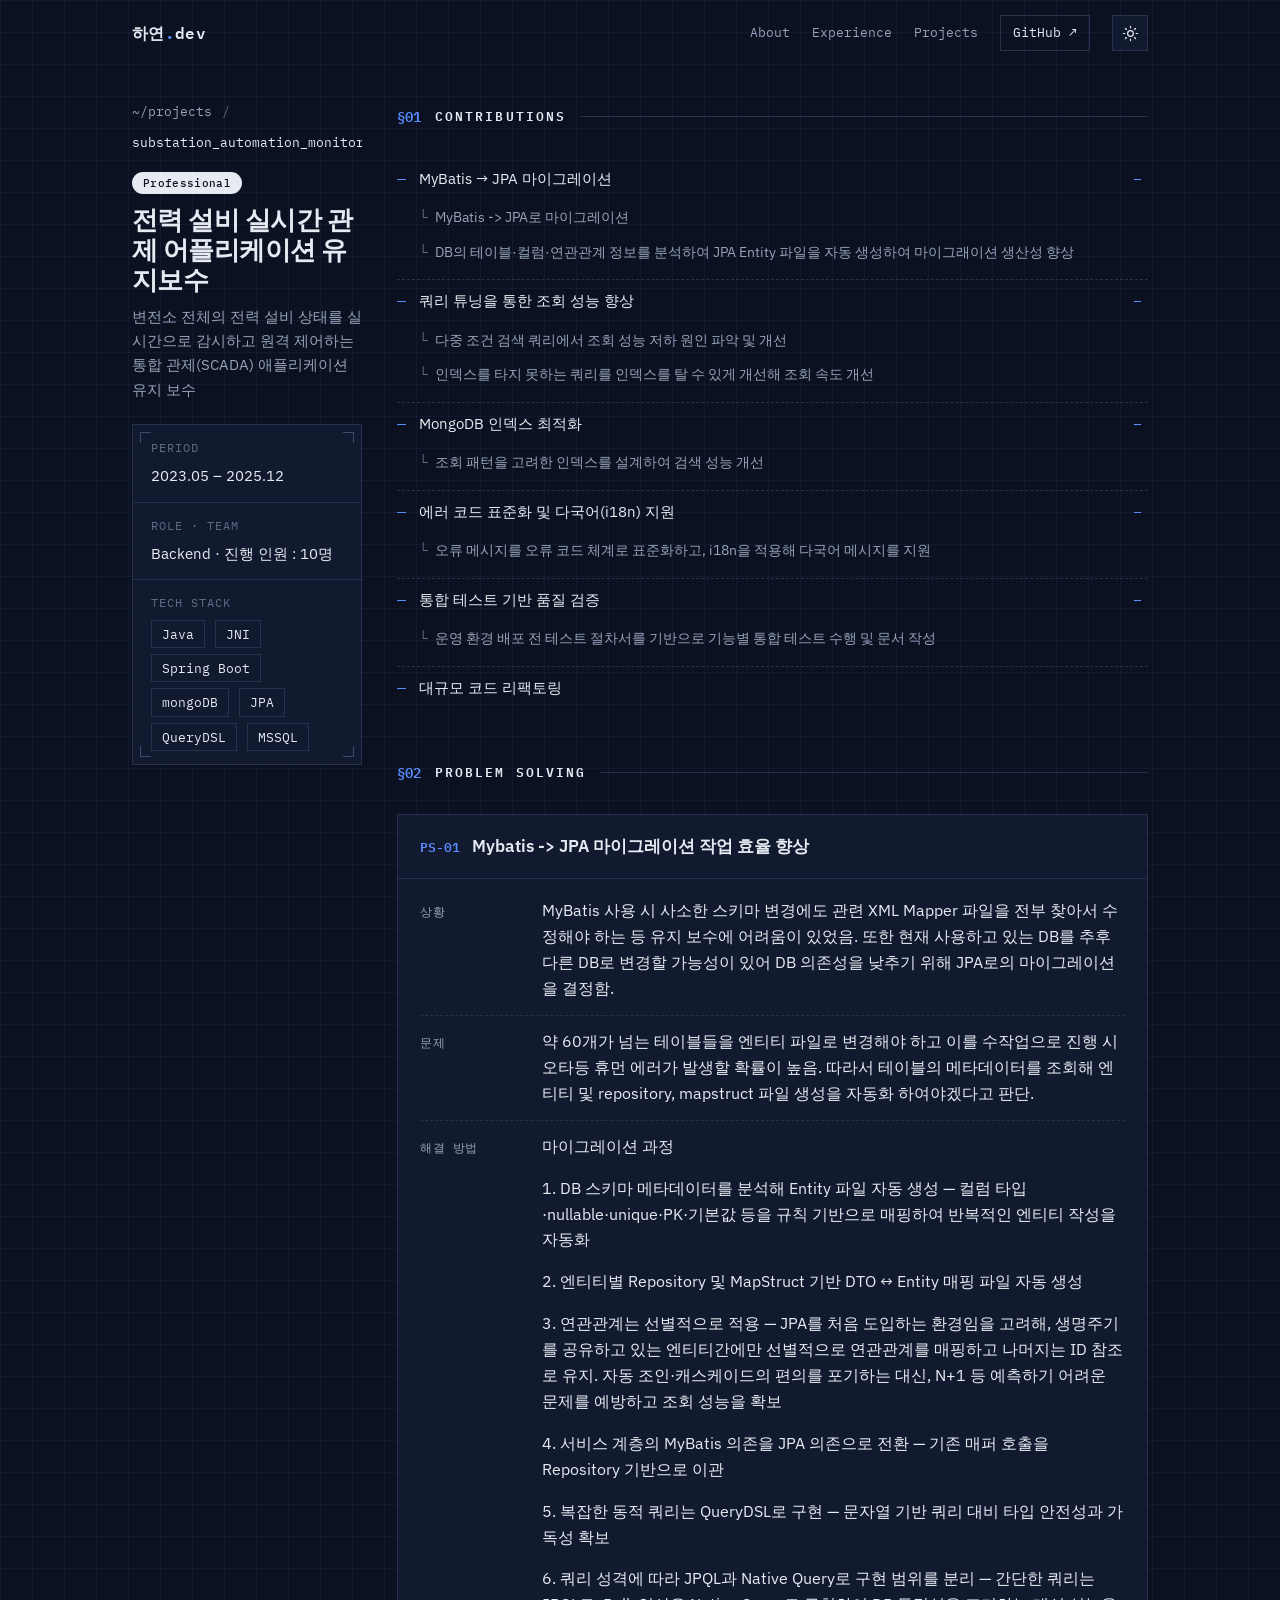
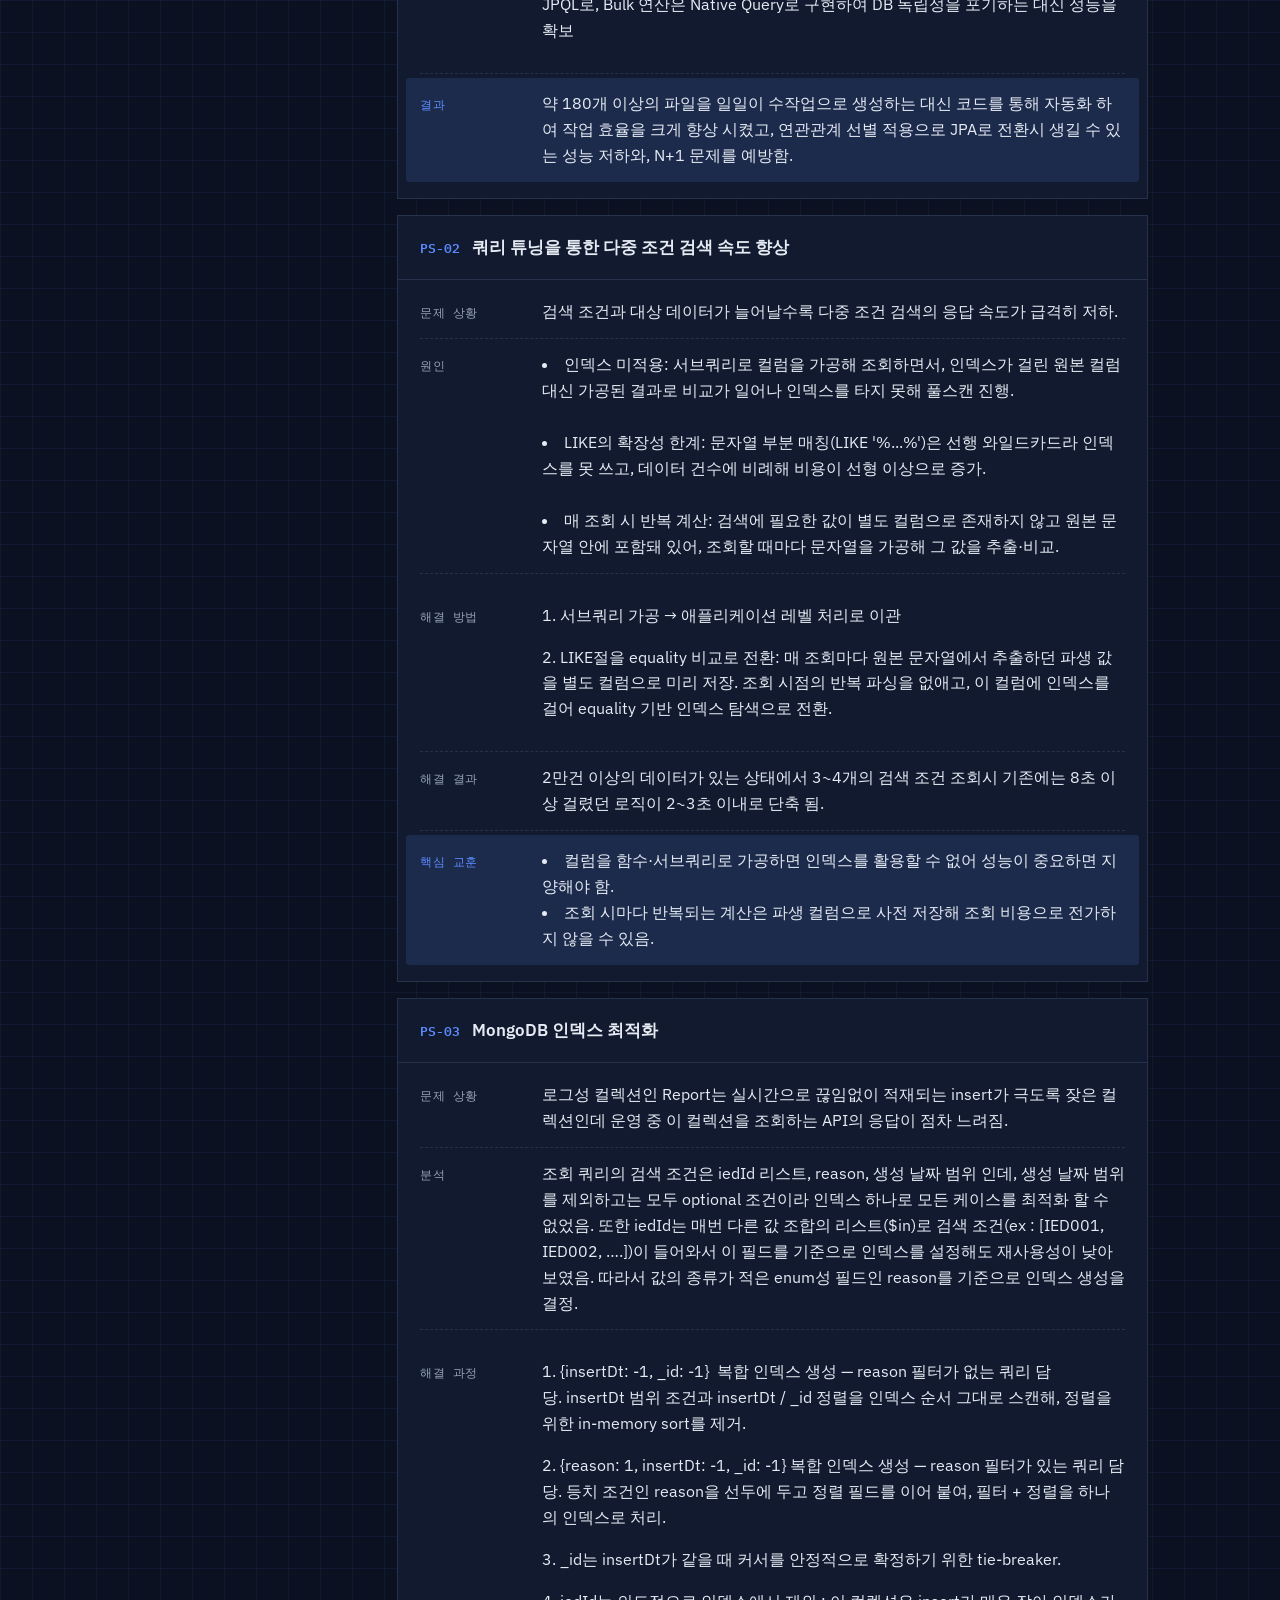
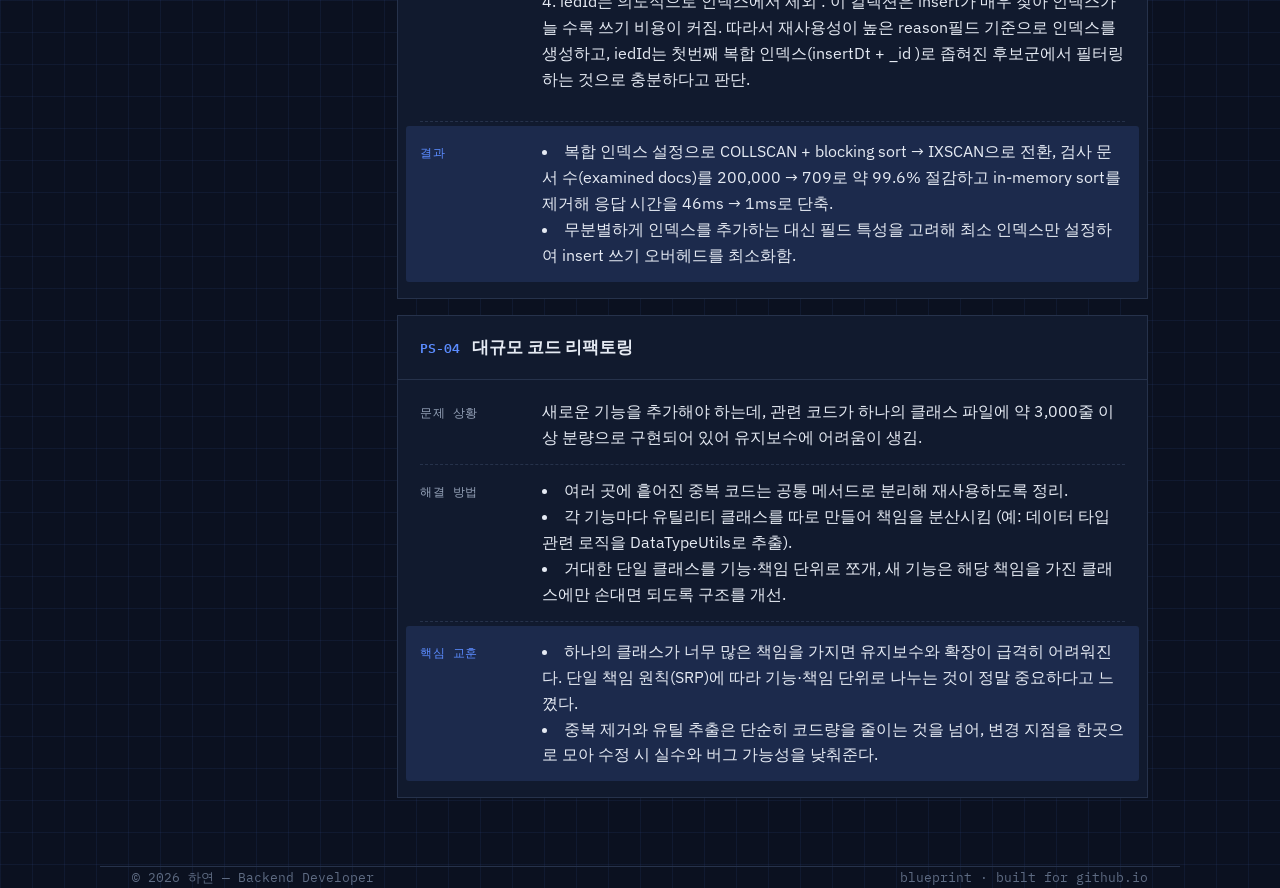
<file: projects/substation_automation_monitoring.html>
<!doctype html>
<html lang="ko" data-theme="dark">
  <head>
    <meta charset="UTF-8" />
    <meta name="viewport" content="width=device-width, initial-scale=1.0" />
    <title>전력 설비 실시간 관제 어플리케이션 유지 보수· 하연</title>
    <script>
      try {
        var t = localStorage.getItem("theme");
        document.documentElement.setAttribute(
          "data-theme",
          t === "light" ? "light" : "dark",
        );
      } catch (e) {
        document.documentElement.setAttribute("data-theme", "dark");
      }
    </script>
    <link rel="preconnect" href="https://fonts.googleapis.com" />
    <link rel="preconnect" href="https://fonts.gstatic.com" crossorigin />
    <link
      href="https://fonts.googleapis.com/css2?family=IBM+Plex+Sans:wght@400;500;600;700&family=IBM+Plex+Mono:wght@400;500;600&display=swap"
      rel="stylesheet"
    />
    <link rel="stylesheet" href="../assets/css/style.css" />
  </head>
  <body>
    <header id="header">
      <div class="wrap bar">
        <a href="../index.html#top" class="mark"
          >하연<span class="a">.</span>dev</a
        >
        <nav class="top" aria-label="주요 섹션">
          <a href="../index.html#profile">About</a>
          <a href="../index.html#experience">Experience</a>
          <a href="../index.html#projects">Projects</a>
          <a
            href="https://github.com/"
            target="_blank"
            rel="noopener"
            class="gh"
            >GitHub ↗</a
          >
          <button
            id="themeToggle"
            class="theme-btn"
            type="button"
            aria-label="다크/라이트 테마 전환"
            title="테마 전환"
          >
            <svg
              class="i-moon"
              viewBox="0 0 24 24"
              fill="none"
              stroke="currentColor"
              stroke-width="1.7"
              stroke-linecap="round"
              stroke-linejoin="round"
              aria-hidden="true"
            >
              <path d="M21 12.8A8.5 8.5 0 1 1 11.2 3a6.6 6.6 0 0 0 9.8 9.8z" />
            </svg>
            <svg
              class="i-sun"
              viewBox="0 0 24 24"
              fill="none"
              stroke="currentColor"
              stroke-width="1.7"
              stroke-linecap="round"
              stroke-linejoin="round"
              aria-hidden="true"
            >
              <circle cx="12" cy="12" r="4" />
              <path
                d="M12 2v2M12 20v2M4.9 4.9l1.4 1.4M17.7 17.7l1.4 1.4M2 12h2M20 12h2M4.9 19.1l1.4-1.4M17.7 6.3l1.4-1.4"
              />
            </svg>
          </button>
        </nav>
      </div>
    </header>

    <main class="wrap">
      <div class="detail-layout">
        <!-- LEFT: sticky project info -->
        <aside class="detail-side">
          <nav class="crumb reveal" aria-label="위치">
            <a href="../index.html#projects">~/projects</a>
            <span class="sep">/</span>
            <span class="cur">substation_automation_monitoring</span>
          </nav>
          <span class="badge pro static reveal">Professional</span>
          <h1 class="reveal" style="margin: 10px 0px">
            전력 설비 실시간 관제 어플리케이션 유지보수
          </h1>
          <p class="summary reveal">
            변전소 전체의 전력 설비 상태를 실시간으로 감시하고 원격 제어하는
            통합 관제(SCADA) 애플리케이션 유지 보수
          </p>

          <div class="spec crop reveal">
            <div class="srow">
              <span class="sk">Period</span>
              <span class="sv"
                ><span class="txt">2023.05 – 2025.12 </span></span
              >
            </div>
            <div class="srow">
              <span class="sk">Role · Team</span>
              <span class="sv"
                ><span class="txt">Backend · 진행 인원 : 10명 </span></span
              >
            </div>
            <div class="srow">
              <span class="sk">Tech Stack</span>
              <span class="sv">
                <span class="tk">Java</span><span class="tk">JNI</span>
                <span class="tk">Spring Boot</span
                ><span class="tk">mongoDB</span> <span class="tk">JPA</span
                ><span class="tk">QueryDSL</span>
                <span class="tk">MSSQL</span>
              </span>
            </div>
          </div>
        </aside>

        <!-- RIGHT: scrolling content -->
        <div class="detail-main">
          <!-- §01 CONTRIBUTIONS -->
          <section id="contributions">
            <div class="sec-head reveal">
              <span class="sec-no">§01</span
              ><span class="sec-title">Contributions</span>
              <span class="sec-rule"></span>
            </div>
            <div class="caps-acc reveal">
              <details class="cap" open>
                <summary>MyBatis → JPA 마이그레이션</summary>
                <ul>
                  <li>MyBatis -> JPA로 마이그레이션</li>
                  <li>
                    DB의 테이블·컬럼·연관관계 정보를 분석하여 JPA Entity 파일을
                    자동 생성하여 마이그래이션 생산성 향상
                  </li>
                </ul>
              </details>
              <details class="cap" open>
                <summary>쿼리 튜닝을 통한 조회 성능 향상</summary>
                <ul>
                  <li>
                    다중 조건 검색 쿼리에서 조회 성능 저하 원인 파악 및 개선
                  </li>
                  <li>
                    인덱스를 타지 못하는 쿼리를 인덱스를 탈 수 있게 개선해 조회
                    속도 개선
                  </li>
                </ul>
              </details>
              <details class="cap" open>
                <summary>MongoDB 인덱스 최적화</summary>
                <ul>
                  <li>조회 패턴을 고려한 인덱스를 설계하여 검색 성능 개선</li>
                </ul>
              </details>
              <details class="cap" open>
                <summary>에러 코드 표준화 및 다국어(i18n) 지원</summary>
                <ul>
                  <li>
                    오류 메시지를 오류 코드 체계로 표준화하고, i18n을 적용해
                    다국어 메시지를 지원
                  </li>
                </ul>
              </details>
              <details class="cap" open>
                <summary>통합 테스트 기반 품질 검증</summary>
                <ul>
                  <li>
                    운영 환경 배포 전 테스트 절차서를 기반으로 기능별 통합
                    테스트 수행 및 문서 작성
                  </li>
                </ul>
              </details>
              <p class="cap plain">대규모 코드 리팩토링</p>
            </div>
          </section>

          <!-- §02 PROBLEM SOLVING -->
          <section id="problem-solving">
            <div class="sec-head reveal">
              <span class="sec-no">§02</span
              ><span class="sec-title">Problem Solving</span>
              <span class="sec-rule"></span>
            </div>

            <article class="ps-case reveal">
              <div class="ps-head">
                <span class="ps-no">PS-01</span>
                <span class="ps-title"
                  >Mybatis -> JPA 마이그레이션 작업 효율 향상</span
                >
              </div>
              <div class="ps-body">
                <div class="ps-row">
                  <span class="ps-label"> 상황</span
                  ><span class="ps-text"
                    >MyBatis 사용 시 사소한 스키마 변경에도 관련 XML Mapper
                    파일을 전부 찾아서 수정해야 하는 등 유지 보수에 어려움이
                    있었음. 또한 현재 사용하고 있는 DB를 추후 다른 DB로 변경할
                    가능성이 있어 DB 의존성을 낮추기 위해 JPA로의 마이그레이션을
                    결정함.
                  </span>
                </div>
                <div class="ps-row">
                  <span class="ps-label">문제</span
                  ><span class="ps-text">
                    약 60개가 넘는 테이블들을 엔티티 파일로 변경해야 하고 이를
                    수작업으로 진행 시 오타등 휴먼 에러가 발생할 확률이 높음.
                    따라서 테이블의 메타데이터를 조회해 엔티티 및 repository,
                    mapstruct 파일 생성을 자동화 하여야겠다고 판단.
                  </span>
                </div>
                <div class="ps-row">
                  <span class="ps-label">해결 방법</span
                  ><span class="ps-text">
                    마이그레이션 과정
                    <p>
                      1. DB 스키마 메타데이터를 분석해 Entity 파일 자동 생성 —
                      컬럼 타입·nullable·unique·PK·기본값 등을 규칙 기반으로
                      매핑하여 반복적인 엔티티 작성을 자동화
                    </p>
                    <p>
                      2. 엔티티별 Repository 및 MapStruct 기반 DTO ↔ Entity 매핑
                      파일 자동 생성
                    </p>
                    <p>
                      3. 연관관계는 선별적으로 적용 — JPA를 처음 도입하는
                      환경임을 고려해, 생명주기를 공유하고 있는 엔티티간에만
                      선별적으로 연관관계를 매핑하고 나머지는 ID 참조로 유지.
                      자동 조인·캐스케이드의 편의를 포기하는 대신, N+1 등
                      예측하기 어려운 문제를 예방하고 조회 성능을 확보
                    </p>
                    <p>
                      4. 서비스 계층의 MyBatis 의존을 JPA 의존으로 전환 — 기존
                      매퍼 호출을 Repository 기반으로 이관
                    </p>
                    <p>
                      5. 복잡한 동적 쿼리는 QueryDSL로 구현 — 문자열 기반 쿼리
                      대비 타입 안전성과 가독성 확보
                    </p>
                    <p>
                      6. 쿼리 성격에 따라 JPQL과 Native Query로 구현 범위를
                      분리 — 간단한 쿼리는 JPQL로, Bulk 연산은 Native Query로
                      구현하여 DB 독립성을 포기하는 대신 성능을 확보
                    </p>
                  </span>
                </div>
                <div class="ps-row lesson">
                  <span class="ps-label">결과</span
                  ><span class="ps-text"
                    >약 180개 이상의 파일을 일일이 수작업으로 생성하는 대신
                    코드를 통해 자동화 하여 작업 효율을 크게 향상 시켰고,
                    연관관계 선별 적용으로 JPA로 전환시 생길 수 있는 성능
                    저하와, N+1 문제를 예방함.
                  </span>
                </div>
              </div>
            </article>

            <article class="ps-case reveal">
              <div class="ps-head">
                <span class="ps-no">PS-02</span
                ><span class="ps-title"
                  >쿼리 튜닝을 통한 다중 조건 검색 속도 향상</span
                >
              </div>
              <div class="ps-body">
                <div class="ps-row">
                  <span class="ps-label">문제 상황</span
                  ><span class="ps-text"
                    >검색 조건과 대상 데이터가 늘어날수록 다중 조건 검색의 응답
                    속도가 급격히 저하.
                  </span>
                </div>
                <div class="ps-row">
                  <span class="ps-label">원인</span
                  ><span class="ps-text"
                    ><ui>
                      <li>
                        인덱스 미적용: 서브쿼리로 컬럼을 가공해 조회하면서,
                        인덱스가 걸린 원본 컬럼 대신 가공된 결과로 비교가 일어나
                        인덱스를 타지 못해 풀스캔 진행.
                      </li>
                      <br />
                      <li>
                        LIKE의 확장성 한계: 문자열 부분 매칭(LIKE '%...%')은
                        선행 와일드카드라 인덱스를 못 쓰고, 데이터 건수에 비례해
                        비용이 선형 이상으로 증가.
                      </li>
                      <br />
                      <li>
                        매 조회 시 반복 계산: 검색에 필요한 값이 별도 컬럼으로
                        존재하지 않고 원본 문자열 안에 포함돼 있어, 조회할
                        때마다 문자열을 가공해 그 값을 추출·비교.
                      </li>
                    </ui>
                  </span>
                </div>
                <div class="ps-row">
                  <span class="ps-label">해결 방법</span
                  ><span class="ps-text">
                    <p>1. 서브쿼리 가공 → 애플리케이션 레벨 처리로 이관</p>
                    <p>
                      2. LIKE절을 equality 비교로 전환: 매 조회마다 원본
                      문자열에서 추출하던 파생 값을 별도 컬럼으로 미리 저장.
                      조회 시점의 반복 파싱을 없애고, 이 컬럼에 인덱스를 걸어
                      equality 기반 인덱스 탐색으로 전환.
                    </p>
                  </span>
                </div>
                <div class="ps-row">
                  <span class="ps-label">해결 결과</span
                  ><span class="ps-text"
                    >2만건 이상의 데이터가 있는 상태에서 3~4개의 검색 조건
                    조회시 기존에는 8초 이상 걸렸던 로직이 2~3초 이내로 단축 됨.
                  </span>
                </div>
                <div class="ps-row lesson">
                  <span class="ps-label">핵심 교훈</span
                  ><span class="ps-text"
                    ><ui>
                      <li>
                        컬럼을 함수·서브쿼리로 가공하면 인덱스를 활용할 수 없어
                        성능이 중요하면 지양해야 함.
                      </li>
                      <li>
                        조회 시마다 반복되는 계산은 파생 컬럼으로 사전 저장해
                        조회 비용으로 전가하지 않을 수 있음.
                      </li>
                    </ui>
                  </span>
                </div>
              </div>
            </article>

            <article class="ps-case reveal">
              <div class="ps-head">
                <span class="ps-no">PS-03</span>
                <span class="ps-title">MongoDB 인덱스 최적화</span>
              </div>
              <div class="ps-body">
                <div class="ps-row">
                  <span class="ps-label">문제 상황</span
                  ><span class="ps-text"
                    >로그성 컬렉션인 Report는 실시간으로 끊임없이 적재되는
                    insert가 극도록 잦은 컬렉션인데 운영 중 이 컬렉션을 조회하는
                    API의 응답이 점차 느려짐.
                  </span>
                </div>
                <div class="ps-row">
                  <span class="ps-label">분석</span
                  ><span class="ps-text">
                    조회 쿼리의 검색 조건은 iedId 리스트, reason, 생성 날짜 범위
                    인데, 생성 날짜 범위를 제외하고는 모두 optional 조건이라
                    인덱스 하나로 모든 케이스를 최적화 할 수 없었음. 또한
                    iedId는 매번 다른 값 조합의 리스트($in)로 검색 조건(ex :
                    [IED001, IED002, ….])이 들어와서 이 필드를 기준으로 인덱스를
                    설정해도 재사용성이 낮아 보였음. 따라서 값의 종류가 적은
                    enum성 필드인 reason를 기준으로 인덱스 생성을 결정.
                  </span>
                </div>
                <div class="ps-row">
                  <span class="ps-label">해결 과정</span
                  ><span class="ps-text">
                    <p>
                      1. {insertDt: -1, _id: -1}  복합 인덱스 생성 — reason
                      필터가 없는 쿼리 담당. insertDt 범위 조건과 insertDt /
                      _id 정렬을 인덱스 순서 그대로 스캔해, 정렬을 위한
                      in-memory sort를 제거.
                    </p>
                    <p>
                      2. {reason: 1, insertDt: -1, _id: -1} 복합 인덱스 생성 —
                      reason 필터가 있는 쿼리 담당. 등치 조건인 reason을 선두에
                      두고 정렬 필드를 이어 붙여, 필터 + 정렬을 하나의
                      인덱스로 처리.
                    </p>
                    <p>
                      3. _id는 insertDt가 같을 때 커서를 안정적으로 확정하기
                      위한 tie-breaker.
                    </p>
                    <p>
                      4. iedId는 의도적으로 인덱스에서 제외 : 이 컬렉션은
                      insert가 매우 잦아 인덱스가 늘 수록 쓰기 비용이 커짐.
                      따라서 재사용성이 높은 reason필드 기준으로 인덱스를
                      생성하고, iedId는 첫번째 복합 인덱스(insertDt + _id )로
                      좁혀진 후보군에서 필터링하는 것으로 충분하다고 판단.
                    </p>
                  </span>
                </div>
                <div class="ps-row lesson">
                  <span class="ps-label">결과</span
                  ><span class="ps-text"
                    ><ui>
                      <li>
                        복합 인덱스 설정으로 COLLSCAN + blocking sort →
                        IXSCAN으로 전환, 검사 문서 수(examined docs)를 200,000 →
                        709로 약 99.6% 절감하고 in-memory sort를 제거해 응답
                        시간을 46ms → 1ms로 단축.
                      </li>
                      <li>
                        무분별하게 인덱스를 추가하는 대신 필드 특성을 고려해
                        최소 인덱스만 설정하여 insert 쓰기 오버헤드를 최소화함.
                      </li>
                    </ui>
                  </span>
                </div>
              </div>
            </article>

            <article class="ps-case reveal">
              <div class="ps-head">
                <span class="ps-no">PS-04</span
                ><span class="ps-title">대규모 코드 리팩토링</span>
              </div>
              <div class="ps-body">
                <div class="ps-row">
                  <span class="ps-label">문제 상황</span
                  ><span class="ps-text"
                    >새로운 기능을 추가해야 하는데, 관련 코드가 하나의 클래스
                    파일에 약 3,000줄 이상 분량으로 구현되어 있어 유지보수에
                    어려움이 생김.
                  </span>
                </div>
                <div class="ps-row">
                  <span class="ps-label">해결 방법</span
                  ><span class="ps-text"
                    ><ui>
                      <li>
                        여러 곳에 흩어진 중복 코드는 공통 메서드로 분리해
                        재사용하도록 정리.
                      </li>
                      <li>
                        각 기능마다 유틸리티 클래스를 따로 만들어 책임을
                        분산시킴 (예: 데이터 타입 관련 로직을 DataTypeUtils로
                        추출).
                      </li>
                      <li>
                        거대한 단일 클래스를 기능·책임 단위로 쪼개, 새 기능은
                        해당 책임을 가진 클래스에만 손대면 되도록 구조를 개선.
                      </li>
                    </ui>
                  </span>
                </div>
                <div class="ps-row lesson">
                  <span class="ps-label">핵심 교훈</span
                  ><span class="ps-text"
                    ><ui>
                      <li>
                        하나의 클래스가 너무 많은 책임을 가지면 유지보수와
                        확장이 급격히 어려워진다. 단일 책임 원칙(SRP)에 따라
                        기능·책임 단위로 나누는 것이 정말 중요하다고 느꼈다.
                      </li>
                      <li>
                        중복 제거와 유틸 추출은 단순히 코드량을 줄이는 것을
                        넘어, 변경 지점을 한곳으로 모아 수정 시 실수와 버그
                        가능성을 낮춰준다.
                      </li>
                    </ui>
                  </span>
                </div>
              </div>
            </article>

            <!-- <article class="ps-case reveal">
              <div class="ps-head">
                <span class="ps-no">PS-05</span>
                <span class="ps-title">스레드 무한 대기 문제 예방</span>
              </div>
              <div class="ps-body">
                <div class="ps-row">
                  <span class="ps-label">문제 상황</span
                  ><span class="ps-text"
                    >VisualVM으로 모니터링 중 여러 요청을 동시에 처리하는
                    서버에서 워커 스레드 두 개가 무한대기하여 CPU를 100%를
                    점유하며 멈춰 있는 상황 발생
                  </span>
                </div>
                <div class="ps-row">
                  <span class="ps-label">원인</span
                  ><span class="ps-text">
                    정확한 원인은 밝히지 못했고, 추측상 아래 두 가지가 원인으로
                    추정

                    <p>
                      1. 비동기 read를 동기처럼 감싼 래퍼가 외부 전력 감시
                      장비의 응답을 폴링 방식으로 기다리는데, 통신이 직렬 연결
                      기반인 버퍼에서 동시에 두 스레드가 통신 요청을 보냈으므로
                      오류 발생
                    </p>

                    <p>
                      2. 외부 장비의 문제가 생겨 외부 응답을 받지 못해 스레드가
                      무한 대기
                    </p>
                  </span>
                </div>
                <div class="ps-row">
                  <span class="ps-label">해결 방법</span
                  ><span class="ps-text">
                    연결에 대한 응답이 오지 않을 때 타임아웃을 둬서 스레드가
                    무한 대기 하는 문제를 방지했다.
                  </span>
                </div>
                <div class="ps-row lesson">
                  <span class="ps-label">핵심 교훈</span
                  ><span class="ps-text"
                    >외부 응답에 의존하는 호출은 반드시 타임아웃을 둬서 스레드가
                    묶이는 것을 방지 해야함.
                  </span>
                </div>
              </div>
            </article> -->
          </section>
        </div>
      </div>
    </main>

    <footer class="wrap">
      <span>© 2026 하연 — Backend Developer</span>
      <span>blueprint · built for github.io</span>
    </footer>

    <script src="../assets/js/main.js"></script>
  </body>
</html>
</file>
<file: assets/css/style.css>
:root,
html[data-theme="dark"] {
  --bg: #0b1120;
  --grid: rgba(90, 140, 255, 0.07);
  --surface: #111a2e;
  --ink: #e5eaf3;
  --muted: #95a2b8;
  --faint: #5e6b82;
  --line: #26324b;
  --accent: #5b8cff;
  --accent-ink: #7ba2ff;
  --accent-soft: rgba(91, 140, 255, 0.14);
  --crop: #3b4b69;
  --thumb-bg: #0e1626;
  --header-bg: rgba(11, 17, 32, 0.86);
  --pill-bg: #e5eaf3;
  --pill-fg: #0b1120;
  --shadow: rgba(0, 0, 0, 0.5);
}
html[data-theme="light"] {
  --bg: #f5f7fb;
  --grid: rgba(45, 91, 215, 0.055);
  --surface: #ffffff;
  --ink: #191e28;
  --muted: #626c7a;
  --faint: #9aa5b4;
  --line: #dce2eb;
  --accent: #2d5bd7;
  --accent-ink: #234bb8;
  --accent-soft: #eaeffc;
  --crop: #a9b6cb;
  --thumb-bg: #f0f3f9;
  --header-bg: rgba(245, 247, 251, 0.85);
  --pill-bg: #191e28;
  --pill-fg: #ffffff;
  --shadow: rgba(45, 91, 215, 0.35);
}

* {
  box-sizing: border-box;
}
html {
  scroll-behavior: smooth;
}

body {
  margin: 0;
  color: var(--ink);
  font-family: "IBM Plex Sans", system-ui, sans-serif;
  font-size: 16px;
  line-height: 1.62;
  -webkit-font-smoothing: antialiased;
  background-color: var(--bg);
  background-image:
    linear-gradient(var(--grid) 1px, transparent 1px),
    linear-gradient(90deg, var(--grid) 1px, transparent 1px);
  background-size: 32px 32px;
  transition:
    background-color 0.35s ease,
    color 0.35s ease;
}
::selection {
  background: var(--accent-soft);
}
a {
  color: inherit;
  text-decoration: none;
}

.wrap {
  max-width: 1080px;
  margin: 0 auto;
  padding: 0 32px;
}

/* corner registration marks (blueprint signature) */
.crop {
  background-image:
    linear-gradient(var(--crop), var(--crop)),
    linear-gradient(var(--crop), var(--crop)),
    linear-gradient(var(--crop), var(--crop)),
    linear-gradient(var(--crop), var(--crop)),
    linear-gradient(var(--crop), var(--crop)),
    linear-gradient(var(--crop), var(--crop)),
    linear-gradient(var(--crop), var(--crop)),
    linear-gradient(var(--crop), var(--crop));
  background-repeat: no-repeat;
  background-size:
    11px 1px,
    1px 11px,
    11px 1px,
    1px 11px,
    11px 1px,
    1px 11px,
    11px 1px,
    1px 11px;
  background-position:
    top 7px left 7px,
    top 7px left 7px,
    top 7px right 7px,
    top 7px right 7px,
    bottom 7px left 7px,
    bottom 7px left 7px,
    bottom 7px right 7px,
    bottom 7px right 7px;
}

/* ---------- header ---------- */
header {
  position: sticky;
  top: 0;
  z-index: 20;
  border-bottom: 1px solid transparent;
  transition:
    background 0.25s ease,
    border-color 0.25s ease;
}
header.scrolled {
  background: var(--header-bg);
  backdrop-filter: blur(10px);
  border-bottom-color: var(--line);
}
.bar {
  display: flex;
  align-items: center;
  justify-content: space-between;
  height: 66px;
}
.mark {
  font-family: "IBM Plex Mono", monospace;
  font-weight: 600;
  font-size: 16px;
  letter-spacing: 0.02em;
}
.mark .a {
  color: var(--accent);
}
nav.top {
  display: flex;
  align-items: center;
  gap: 22px;
  font-family: "IBM Plex Mono", monospace;
  font-size: 13px;
}
nav.top a {
  color: var(--muted);
  transition: color 0.18s ease;
}
nav.top a:hover,
nav.top a:focus-visible {
  color: var(--ink);
  outline: none;
}
nav.top a.gh {
  color: var(--ink);
  border: 1px solid var(--line);
  padding: 6px 12px;
  transition:
    border-color 0.18s ease,
    background-color 0.35s ease,
    color 0.35s ease;
}
nav.top a.gh:hover {
  border-color: var(--ink);
}

.theme-btn {
  display: inline-flex;
  align-items: center;
  justify-content: center;
  width: 36px;
  height: 36px;
  padding: 0;
  cursor: pointer;
  background: var(--surface);
  border: 1px solid var(--line);
  color: var(--ink);
  transition:
    border-color 0.18s ease,
    color 0.18s ease,
    background-color 0.35s ease;
}
.theme-btn:hover {
  border-color: var(--accent);
  color: var(--accent);
}
.theme-btn svg {
  width: 17px;
  height: 17px;
  display: block;
}
html[data-theme="dark"] .theme-btn .i-moon {
  display: none;
}
html[data-theme="dark"] .theme-btn .i-sun {
  display: block;
}
html[data-theme="light"] .theme-btn .i-moon {
  display: block;
}
html[data-theme="light"] .theme-btn .i-sun {
  display: none;
}

/* ---------- section header ---------- */
.sec-head {
  display: flex;
  align-items: center;
  gap: 14px;
  margin: 0 0 30px;
  font-family: "IBM Plex Mono", monospace;
}
.sec-no {
  color: var(--accent);
  font-weight: 600;
  font-size: 14px;
}
.sec-title {
  font-size: 13px;
  font-weight: 600;
  letter-spacing: 0.16em;
  text-transform: uppercase;
  color: var(--ink);
}
.sec-rule {
  flex: 1;
  height: 1px;
  background: var(--line);
  transition: background-color 0.35s ease;
}
.sec-meta {
  font-size: 12px;
  color: var(--faint);
}

section {
  padding: 60px 0;
}
section:first-of-type {
  padding-top: 40px;
}

/* ---------- §01 profile ---------- */
.hero-grid {
  display: grid;
  grid-template-columns: auto 1fr;
  gap: 42px;
  align-items: center;
}
.photo {
  width: clamp(170px, 16vw, 200px); /* 최소 110 · 기본 화면비 16vw · 최대 170 */
  aspect-ratio: 1 / 1; /* 정사각 유지 → 원이 안 찌그러짐 */
  border-radius: 50%; /* 원형 */
  overflow: hidden; /* 이미지가 원 밖으로 안 삐져나오게 */
  border: 1px solid var(--line);
  background-color: var(--surface);
  position: relative;
  display: flex;
  align-items: center;
  justify-content: center;
}
.photo img {
  width: 100%;
  height: 100%;
  object-fit: cover;
  display: block;
}
.photo::before {
  content: "";
  position: absolute;
  inset: 0;
  background-image:
    linear-gradient(var(--grid) 1px, transparent 1px),
    linear-gradient(90deg, var(--grid) 1px, transparent 1px);
  background-size: 22px 22px;
}
.photo .ph-label {
  position: relative;
  font-family: "IBM Plex Mono", monospace;
  font-size: 12px;
  color: var(--faint);
  text-align: center;
  line-height: 1.5;
}
.photo .ph-label .glyph {
  display: block;
  font-size: 30px;
  color: var(--line);
  margin-bottom: 8px;
}

.intro .role {
  font-family: "IBM Plex Mono", monospace;
  font-size: 13px;
  letter-spacing: 0.05em;
  color: var(--accent);
  margin-bottom: 12px;
}
.intro h1 {
  font-size: clamp(30px, 5vw, 46px);
  font-weight: 700;
  letter-spacing: -0.02em;
  line-height: 1.1;
  margin: 0 0 16px;
}
.intro .tag {
  color: var(--muted);
  font-size: 17px;
  max-width: 46ch;
  margin: 0 0 26px;
}
.intro .tag em {
  color: var(--ink);
  font-style: italic;
}

.links {
  display: flex;
  flex-wrap: wrap;
  gap: 12px;
}
.lbtn {
  font-family: "IBM Plex Mono", monospace;
  font-size: 13px;
  letter-spacing: 0.04em;
  display: inline-flex;
  align-items: center;
  gap: 8px;
  padding: 11px 18px;
  border: 1px solid var(--line);
  background: var(--surface);
  transition:
    border-color 0.18s ease,
    color 0.18s ease,
    transform 0.16s ease,
    background-color 0.35s ease;
}
.lbtn:hover {
  border-color: var(--accent);
  color: var(--accent);
  transform: translateY(-2px);
}

.cols {
  display: grid;
  grid-template-columns: 1fr 1fr;
  gap: 40px;
  margin-top: 48px;
}
.block h2 {
  font-family: "IBM Plex Mono", monospace;
  font-size: 12px;
  letter-spacing: 0.14em;
  text-transform: uppercase;
  color: var(--muted);
  margin: 0 0 16px;
}

.caps {
  list-style: none;
  margin: 0;
  padding: 0;
}
.caps li {
  position: relative;
  padding: 7px 0 7px 22px;
  border-bottom: 1px dashed var(--line);
  font-size: 15px;
  transition: border-color 0.35s ease;
}
.caps li:last-child {
  border-bottom: 0;
}
.caps li::before {
  content: "—";
  position: absolute;
  left: 0;
  color: var(--accent);
  font-family: "IBM Plex Mono", monospace;
}

.stack-group {
  margin-bottom: 14px;
}
.stack-group .k {
  font-family: "IBM Plex Mono", monospace;
  font-size: 12px;
  color: var(--faint);
  display: block;
  margin-bottom: 6px;
}
.stack-group .v {
  display: flex;
  flex-wrap: wrap;
  gap: 6px;
}
.tk {
  font-family: "IBM Plex Mono", monospace;
  font-size: 12.5px;
  padding: 3px 10px;
  border: 1px solid var(--line);
  background: var(--surface);
  color: var(--ink);
  transition:
    background-color 0.35s ease,
    border-color 0.35s ease,
    color 0.35s ease;
}

.about-long {
  margin-top: 48px;
  max-width: 66ch;
}
.about-long .lbl {
  font-family: "IBM Plex Mono", monospace;
  font-size: 12px;
  letter-spacing: 0.14em;
  text-transform: uppercase;
  color: var(--muted);
  margin: 0 0 16px;
}
.about-long p {
  color: var(--ink);
  margin: 0 0 16px;
}
.note {
  font-family: "IBM Plex Mono", monospace;
  font-size: 12.5px;
  color: var(--faint);
}
.note::before {
  content: "// ";
}

/* ---------- §02 experience ---------- */
.company {
  display: flex;
  align-items: baseline;
  gap: 16px;
  flex-wrap: wrap;
  margin-bottom: 8px;
}
.company .co-name {
  font-size: 22px;
  font-weight: 700;
}
.company .co-role {
  color: var(--muted);
  font-size: 15px;
}
.company .co-period {
  font-family: "IBM Plex Mono", monospace;
  font-size: 13px;
  color: var(--faint);
  margin-left: auto;
}

.exp-list {
  border: 1px solid var(--line);
  background-color: var(--surface);
  margin-top: 20px;
  transition:
    background-color 0.35s ease,
    border-color 0.35s ease;
}
.exp-row {
  display: flex;
  align-items: center;
  gap: 18px;
  padding: 20px 22px;
  border-bottom: 1px solid var(--line);
  transition:
    background-color 0.2s ease,
    border-color 0.35s ease;
}
.exp-row:last-child {
  border-bottom: 0;
}
.exp-row:hover {
  background: var(--accent-soft);
}
.exp-no {
  font-family: "IBM Plex Mono", monospace;
  font-size: 13px;
  color: var(--accent);
  font-weight: 600;
  width: 24px;
  flex-shrink: 0;
}
.exp-main {
  flex: 1;
  min-width: 0;
}
.exp-title {
  display: block;
  font-weight: 600;
  font-size: 16.5px;
}
.exp-tags {
  display: flex;
  flex-wrap: wrap;
  gap: 6px;
  margin-top: 6px;
}
.exp-tags span {
  font-family: "IBM Plex Mono", monospace;
  font-size: 11.5px;
  color: var(--muted);
}
.exp-tags span::before {
  content: "#";
  color: var(--faint);
}
.exp-date {
  font-family: "IBM Plex Mono", monospace;
  font-size: 13px;
  color: var(--faint);
  flex-shrink: 0;
}
.exp-arrow {
  color: var(--faint);
  flex-shrink: 0;
  transition:
    transform 0.18s ease,
    color 0.18s ease;
}
.exp-row:hover .exp-arrow {
  color: var(--accent);
  transform: translateX(4px);
}

/* ---------- §03 side projects ---------- */
.proj-grid {
  display: grid;
  grid-template-columns: repeat(auto-fill, minmax(300px, 1fr));
  gap: 20px;
}
.proj-card {
  position: relative;
  background-color: var(--surface);
  border: 1px solid var(--line);
  display: flex;
  flex-direction: column;
  overflow: hidden;
  transition:
    border-color 0.18s ease,
    transform 0.18s ease,
    box-shadow 0.18s ease,
    background-color 0.35s ease;
}
.proj-card:hover {
  border-color: var(--accent);
  transform: translateY(-3px);
  box-shadow: 0 16px 30px -18px var(--shadow);
}
.badge {
  position: absolute;
  top: 14px;
  right: 14px;
  z-index: 2;
  font-family: "IBM Plex Mono", monospace;
  font-size: 11px;
  font-weight: 500;
  letter-spacing: 0.03em;
  padding: 4px 11px;
  border-radius: 20px;
  transition:
    background-color 0.35s ease,
    color 0.35s ease,
    border-color 0.35s ease;
}
.badge.static {
  position: static;
  top: auto;
  right: auto;
}
.badge.pro {
  background: var(--pill-bg);
  color: var(--pill-fg);
}
.badge.per {
  background: var(--surface);
  color: var(--ink);
  border: 1px solid var(--line);
}
.thumb {
  aspect-ratio: 16 / 10;
  position: relative;
  background: var(--thumb-bg);
  border-bottom: 1px solid var(--line);
  display: flex;
  align-items: center;
  justify-content: center;
  transition:
    background-color 0.35s ease,
    border-color 0.35s ease;
}
.thumb::before {
  content: "";
  position: absolute;
  inset: 0;
  background-image:
    linear-gradient(var(--grid) 1px, transparent 1px),
    linear-gradient(90deg, var(--grid) 1px, transparent 1px);
  background-size: 22px 22px;
}
.thumb span {
  position: relative;
  font-family: "IBM Plex Mono", monospace;
  font-size: 11px;
  color: var(--faint);
  letter-spacing: 0.1em;
}
.proj-body {
  padding: 20px;
  display: flex;
  flex-direction: column;
  flex: 1;
}
.proj-body h3 {
  font-size: 18px;
  font-weight: 600;
  margin: 0 0 8px;
}
.proj-body .desc {
  color: var(--muted);
  font-size: 14.5px;
  margin: 0 0 16px;
  display: -webkit-box;
  -webkit-line-clamp: 2;
  -webkit-box-orient: vertical;
  overflow: hidden;
}
.chips {
  display: flex;
  flex-wrap: wrap;
  gap: 6px;
  margin-top: auto;
}
.chip {
  font-family: "IBM Plex Mono", monospace;
  font-size: 11.5px;
  padding: 3px 9px;
  border: 1px solid var(--line);
  color: var(--muted);
  transition:
    border-color 0.35s ease,
    color 0.35s ease;
}
.chip.more {
  border-style: dashed;
  color: var(--faint);
}

/* ---------- footer ---------- */
footer {
  border-top: 1px solid var(--line);
  padding: 28px 0;
  display: flex;
  justify-content: space-between;
  align-items: center;
  font-family: "IBM Plex Mono", monospace;
  font-size: 12.5px;
  color: var(--faint);
  transition: border-color 0.35s ease;
}

/* ======================================================
   DETAIL PAGE
   ====================================================== */
.crumb {
  display: flex;
  align-items: center;
  gap: 10px;
  font-family: "IBM Plex Mono", monospace;
  font-size: 13px;
  color: var(--muted);
  margin-bottom: 22px;
  flex-wrap: wrap;
}
.crumb a {
  color: var(--muted);
  transition: color 0.18s ease;
}
.crumb a:hover {
  color: var(--accent);
}
.crumb .sep {
  color: var(--faint);
}
.crumb .cur {
  color: var(--ink);
}

.detail-head {
  margin-bottom: 34px;
}
.detail-head .badge.static {
  margin-bottom: 14px;
}
.detail-head h1 {
  font-size: clamp(28px, 5vw, 42px);
  font-weight: 700;
  letter-spacing: -0.02em;
  line-height: 1.12;
  margin: 0 0 12px;
}
.detail-head .summary {
  color: var(--muted);
  font-size: 17px;
  max-width: 62ch;
  margin: 0;
}

/* spec sheet */
.spec {
  border: 1px solid var(--line);
  background-color: var(--surface);
  margin-bottom: 8px;
  transition:
    background-color 0.35s ease,
    border-color 0.35s ease;
}
.spec .srow {
  display: grid;
  grid-template-columns: 150px 1fr;
  gap: 18px;
  padding: 14px 22px;
  border-bottom: 1px solid var(--line);
  align-items: baseline;
}
.spec .srow:last-child {
  border-bottom: 0;
}
.spec .sk {
  font-family: "IBM Plex Mono", monospace;
  font-size: 12px;
  letter-spacing: 0.08em;
  color: var(--faint);
  text-transform: uppercase;
}
.spec .sv {
  display: flex;
  flex-wrap: wrap;
  gap: 6px 10px;
  align-items: center;
}
.spec .sv .txt {
  font-size: 15px;
}
.spec .sv a {
  color: var(--accent);
  font-family: "IBM Plex Mono", monospace;
  font-size: 13px;
}
.spec .sv a:hover {
  text-decoration: underline;
}

/* problem solving cases */
.ps-case {
  border: 1px solid var(--line);
  background-color: var(--surface);
  margin-bottom: 16px;
  transition:
    background-color 0.35s ease,
    border-color 0.35s ease;
}
.ps-head {
  display: flex;
  align-items: baseline;
  gap: 12px;
  padding: 18px 22px;
  border-bottom: 1px solid var(--line);
}
.ps-no {
  font-family: "IBM Plex Mono", monospace;
  color: var(--accent);
  font-weight: 600;
  font-size: 13px;
  flex-shrink: 0;
}
.ps-title {
  font-weight: 600;
  font-size: 17px;
}
.ps-body {
  padding: 6px 22px 16px;
}
.ps-row {
  display: grid;
  grid-template-columns: 104px 1fr;
  gap: 18px;
  padding: 13px 0;
  border-bottom: 1px dashed var(--line);
  align-items: baseline;
}
.ps-row:last-child {
  border-bottom: 0;
}
.ps-label {
  font-family: "IBM Plex Mono", monospace;
  font-size: 12px;
  letter-spacing: 0.05em;
  color: var(--muted);
}
.ps-text {
  color: var(--ink);
}
.ps-row.lesson {
  background: var(--accent-soft);
  border-bottom: 0;
  padding: 13px 14px;
  margin: 4px -14px 0;
  border-radius: 3px;
}
.ps-row.lesson .ps-label {
  color: var(--accent);
  font-weight: 500;
}

/* study list */
.study-row {
  display: flex;
  align-items: center;
  gap: 16px;
  padding: 18px 22px;
  border-bottom: 1px solid var(--line);
  transition: background-color 0.2s ease;
}
.study-row:last-child {
  border-bottom: 0;
}
.study-row:hover {
  background: var(--accent-soft);
}
.study-idx {
  font-family: "IBM Plex Mono", monospace;
  font-size: 13px;
  color: var(--accent);
  font-weight: 600;
  width: 24px;
  flex-shrink: 0;
}
.study-main {
  flex: 1;
  min-width: 0;
}
.study-title {
  display: block;
  font-weight: 600;
  font-size: 16px;
}
.study-desc {
  color: var(--muted);
  font-size: 13.5px;
  margin-top: 4px;
}
.study-ext {
  font-family: "IBM Plex Mono", monospace;
  font-size: 12px;
  color: var(--faint);
  flex-shrink: 0;
  transition: color 0.18s ease;
}
.study-row:hover .study-ext {
  color: var(--accent);
}

/* pager */
.pager {
  display: flex;
  justify-content: space-between;
  gap: 16px;
  margin: 44px 0 10px;
  padding-top: 24px;
  border-top: 1px solid var(--line);
  font-family: "IBM Plex Mono", monospace;
  font-size: 13px;
}
.pager a {
  color: var(--muted);
  transition: color 0.18s ease;
}
.pager a:hover {
  color: var(--accent);
}
.pager .disabled {
  color: var(--faint);
  opacity: 0.5;
}

/* reveal */
.reveal {
  opacity: 0;
  transform: translateY(14px);
  transition:
    opacity 0.5s ease,
    transform 0.5s ease;
}
.reveal.in {
  opacity: 1;
  transform: none;
}

@media (prefers-reduced-motion: reduce) {
  .reveal {
    opacity: 1 !important;
    transform: none !important;
    transition: none;
  }
  html {
    scroll-behavior: auto;
  }
}

@media (max-width: 760px) {
  .hero-grid {
    grid-template-columns: 1fr;
    gap: 26px;
  }
  .photo {
    max-width: 220px;
  }
  .cols {
    grid-template-columns: 1fr;
    gap: 30px;
  }
}
@media (max-width: 560px) {
  .wrap {
    padding: 0 20px;
  }
  nav.top a:not(.gh) {
    display: none;
  }
  nav.top {
    gap: 12px;
  }
  section {
    padding: 44px 0;
  }
  .company .co-period {
    margin-left: 0;
    width: 100%;
  }
  .exp-row {
    flex-wrap: wrap;
    gap: 8px 14px;
  }
  .exp-date {
    order: 3;
    margin-left: 42px;
  }
  footer {
    flex-direction: column;
    gap: 8px;
    align-items: flex-start;
  }
  .spec .srow {
    grid-template-columns: 1fr;
    gap: 6px;
  }
  .ps-row {
    grid-template-columns: 1fr;
    gap: 4px;
  }
  .ps-row.lesson {
    margin: 4px 0 0;
  }
}

/* ======================================================
   DETAIL — two-column sticky layout
   ====================================================== */
.detail-layout {
  display: grid;
  grid-template-columns: 230px 1fr;
  gap: 35px;
  padding-top: 34px;
  align-items: start;
}
.detail-side {
  position: sticky;
  top: 92px;
  align-self: start;
  max-height: calc(100vh - 116px);
  overflow-y: auto;
}
.detail-side .crumb {
  margin-bottom: 16px;
}
.detail-side .badge.static {
  margin-bottom: 12px;
}
.detail-side h1 {
  font-size: 26px;
  line-height: 1.15;
  letter-spacing: -0.02em;
  margin: 0 0 12px;
}
.detail-side .summary {
  font-size: 15px;
  color: var(--muted);
  margin: 0;
}
.detail-side .spec {
  margin-top: 22px;
}
.detail-side .spec .srow {
  grid-template-columns: 1fr;
  gap: 7px;
  padding: 13px 18px;
}
.detail-main section {
  padding: 0 0 52px;
}
.detail-main section:first-child {
  padding-top: 4px;
}
.detail-main .pager {
  margin-top: 8px;
}

@media (max-width: 860px) {
  .detail-layout {
    grid-template-columns: 1fr;
    gap: 0;
    padding-top: 28px;
  }
  .detail-side {
    position: static;
    max-height: none;
    overflow: visible;
    margin-bottom: 28px;
  }
  .detail-side h1 {
    font-size: clamp(26px, 6vw, 34px);
  }
  .detail-main section:first-child {
    padding-top: 8px;
  }
}

.caps-acc .cap {
  border-bottom: 1px dashed var(--line);
}
.caps-acc .cap:last-child {
  border-bottom: 0;
}

/* 하위 없는 일반 항목 */
.cap.plain {
  position: relative;
  margin: 0;
  padding: 9px 0 9px 22px;
  font-size: 15px;
}
.cap.plain::before {
  content: "—";
  position: absolute;
  left: 0;
  color: var(--accent);
  font-family: "IBM Plex Mono", monospace;
}

/* 펼칠 수 있는 항목 */
details.cap > summary {
  position: relative;
  display: block;
  list-style: none;
  cursor: pointer;
  padding: 9px 30px 9px 22px;
  font-size: 15px;
}
details.cap > summary::-webkit-details-marker {
  display: none;
}
details.cap > summary::before {
  content: "—";
  position: absolute;
  left: 0;
  color: var(--accent);
  font-family: "IBM Plex Mono", monospace;
}
details.cap > summary::after {
  content: "+";
  position: absolute;
  right: 6px;
  top: 9px;
  font-family: "IBM Plex Mono", monospace;
  color: var(--accent);
}
details.cap[open] > summary::after {
  content: "–";
}
details.cap > summary:hover {
  color: var(--accent);
}

/* 하위 리스트 */
details.cap > ul {
  margin: 0 0 10px;
  padding: 0 0 0 22px;
  list-style: none;
}
details.cap > ul > li {
  position: relative;
  padding: 6px 0 6px 16px;
  font-size: 14px;
  color: var(--muted);
}
details.cap > ul > li::before {
  content: "└";
  position: absolute;
  left: 0;
  color: var(--faint);
  font-family: "IBM Plex Mono", monospace;
}
.thumb img {
  width: 100%;
  height: 100%;
  object-fit: cover;
  display: block;
  position: relative;
}

.ps-figure {
  margin: 16px 0 4px;
}
.ps-figure img {
  width: 100%;
  max-width: 680px;
  height: auto;
}
</file>
